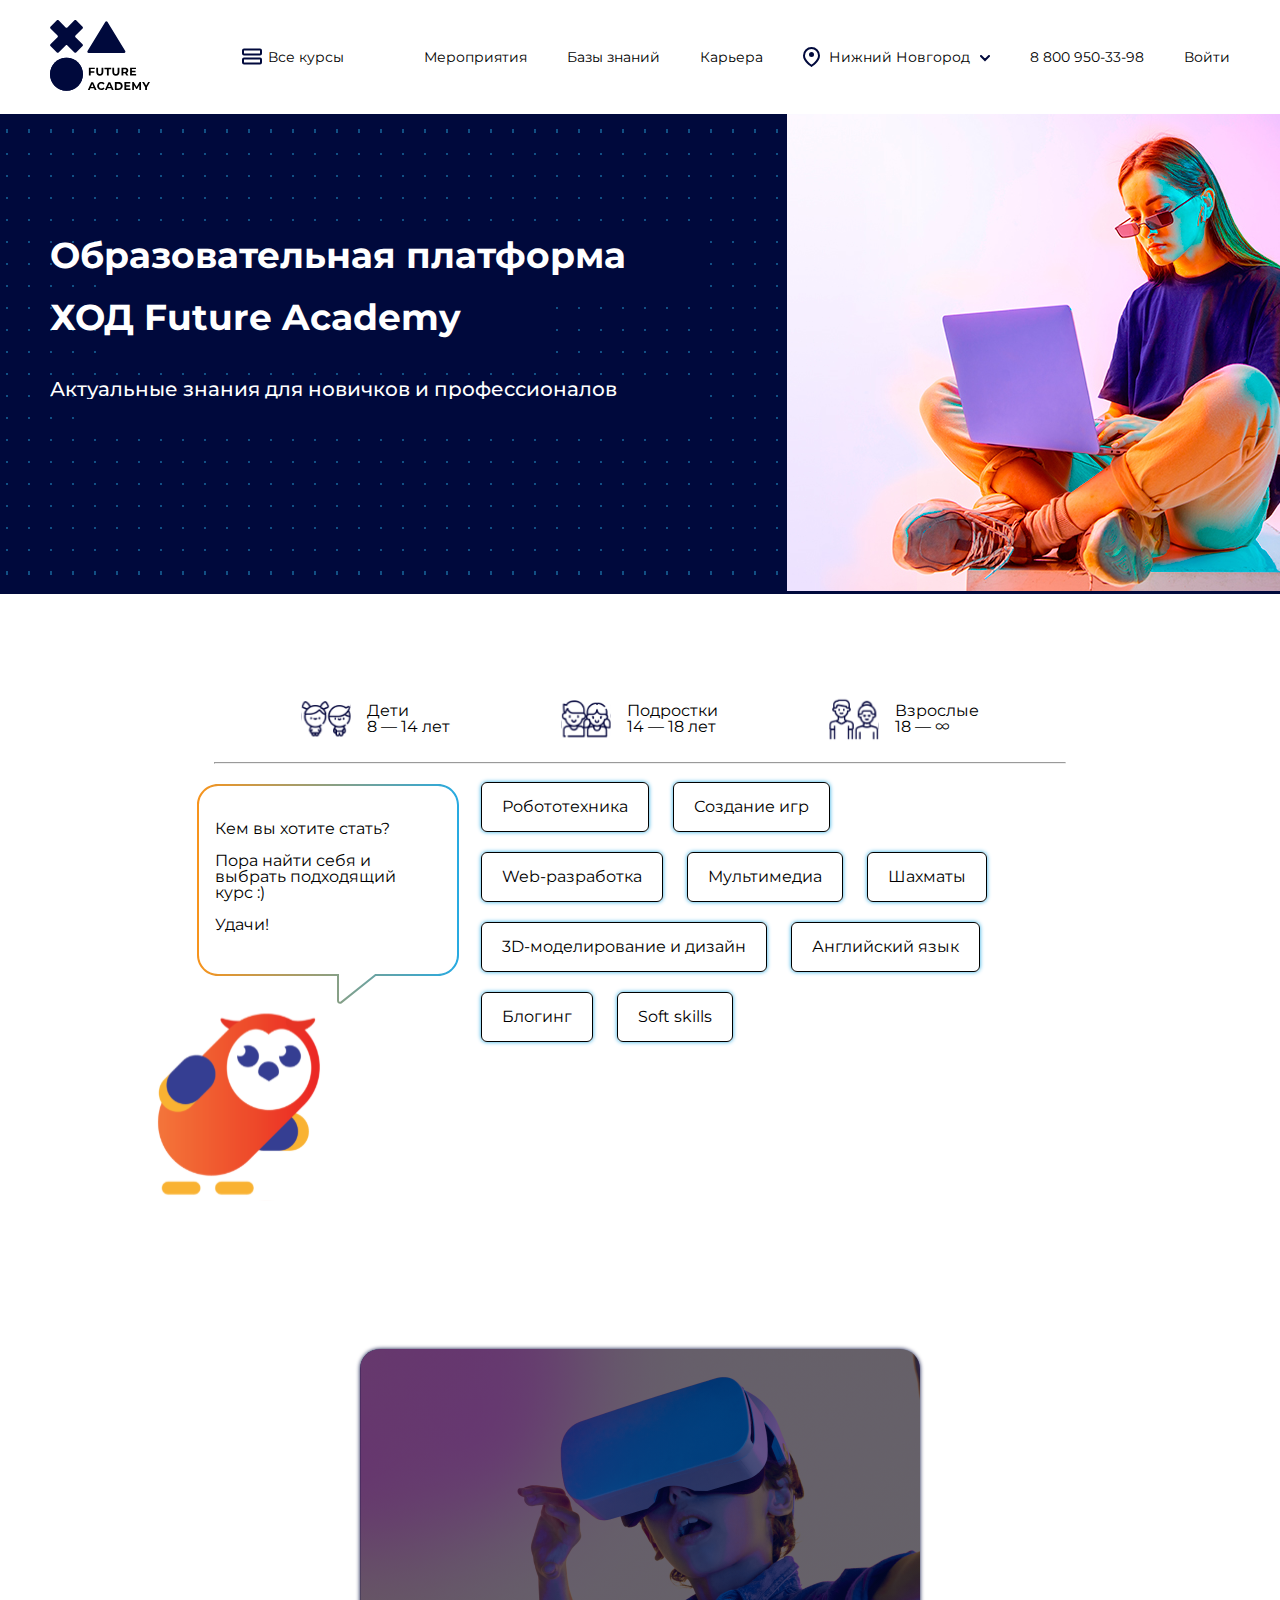
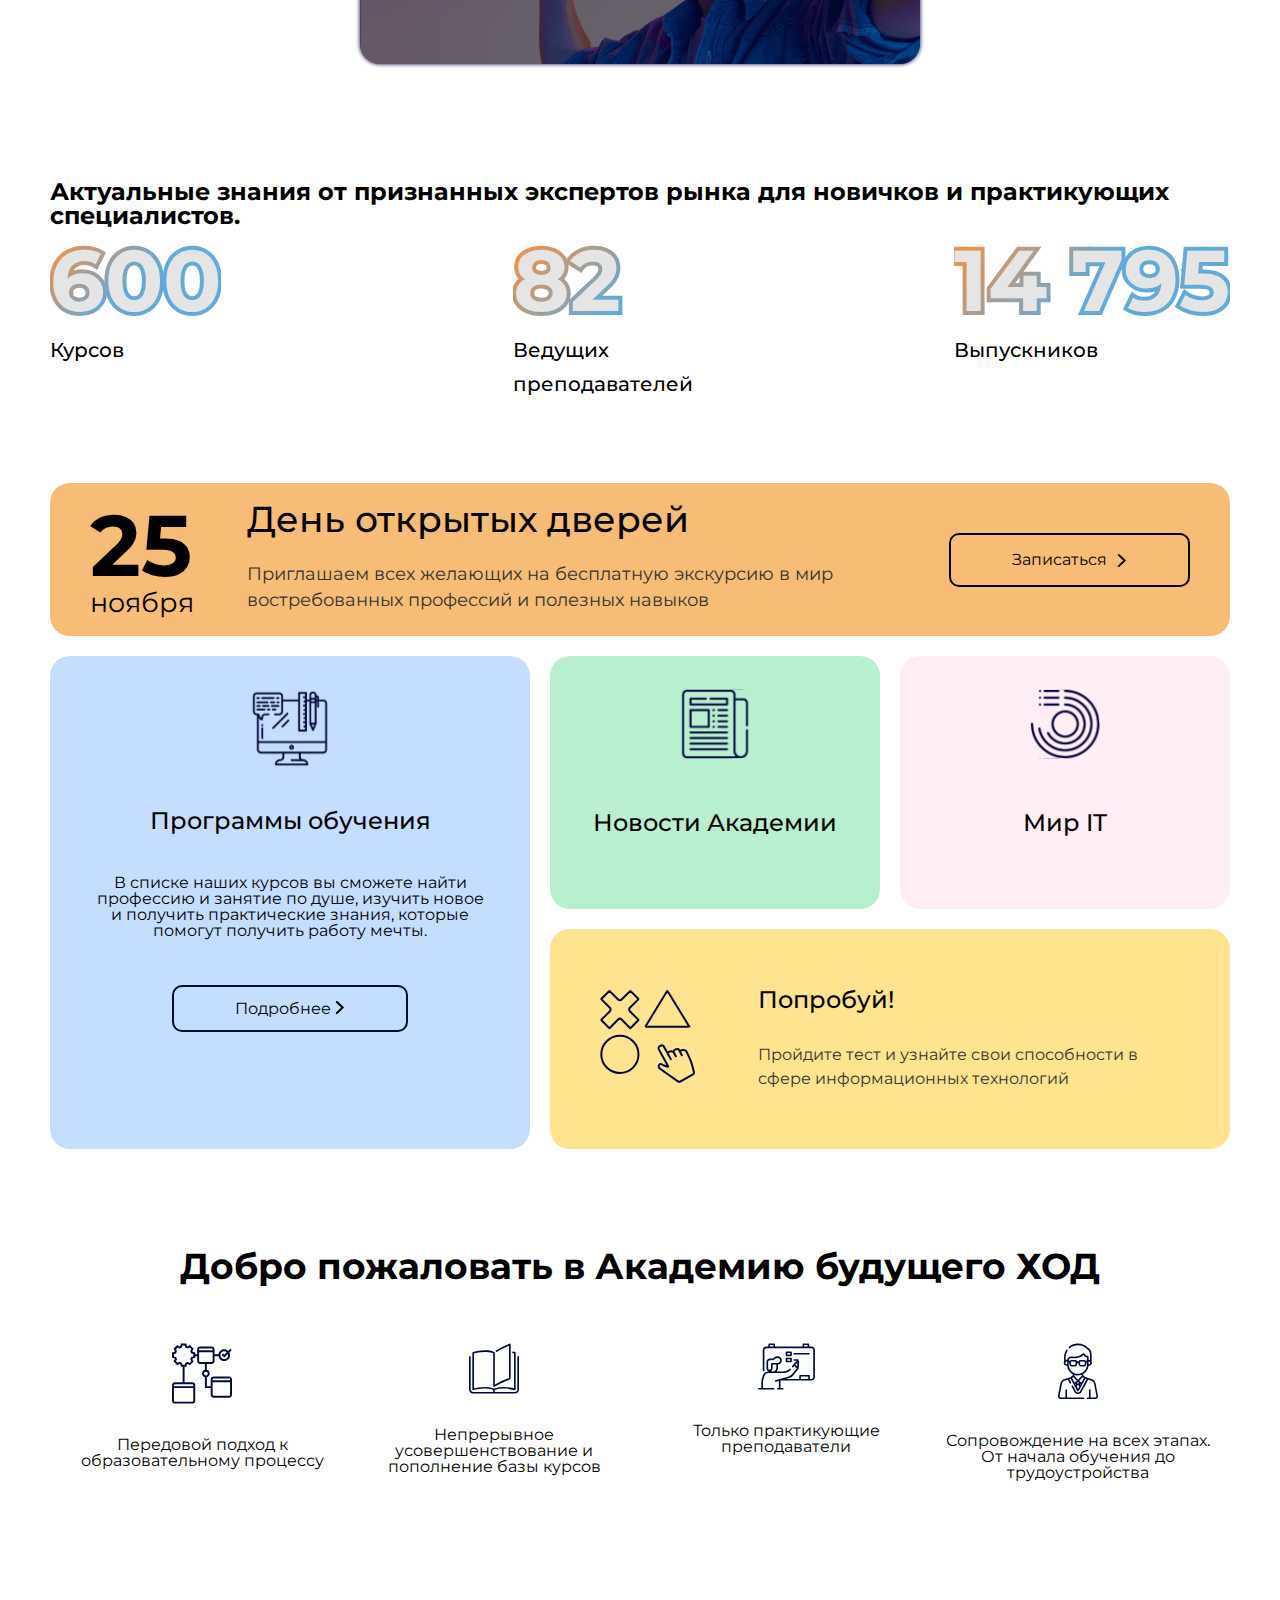
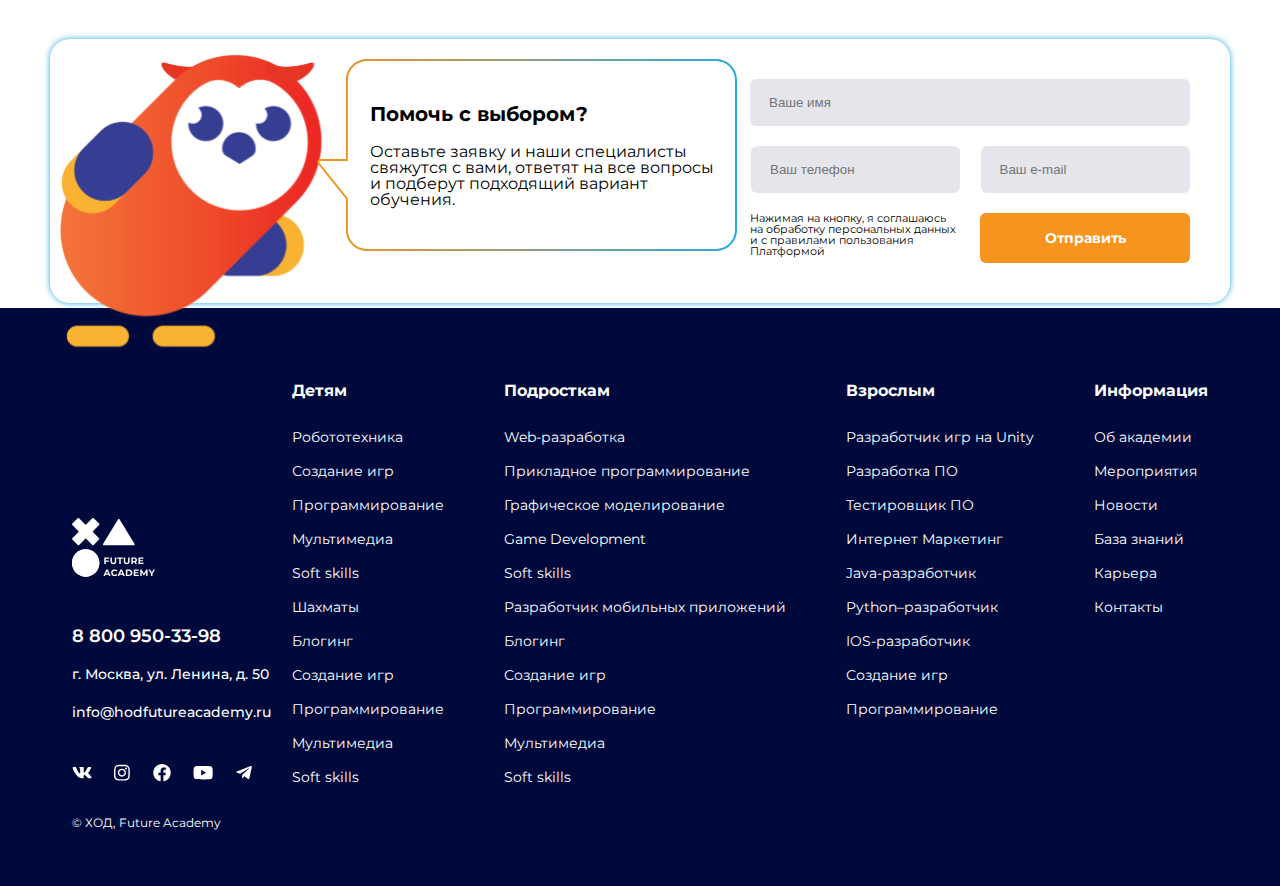
<file: index.html>
<!DOCTYPE html>
<html lang="en">

<head>
	<meta charset="UTF-8">
	<title>Future Academy</title>
	<link rel="stylesheet" href="reset.css">
	<link rel="stylesheet" href="style.css">
	<meta name="viewport" content="width=device-width, initial-scale=1">

</head>

<body>
	<header class="header">

		<!--Логотип-->
		<a href="index.html"><svg width="100" height="71" viewBox="0 0 100 71" fill="none" xmlns="http://www.w3.org/2000/svg" id="logo">
				<path d="M16.4671 70.6464C7.38524 70.6464 0 63.2611 0 54.1793C0 45.0974 7.38524 37.7122 16.4671 37.7122C25.549 37.7122 32.9342 45.0974 32.9342 54.1793C32.9342 63.311 25.549 70.6464 16.4671 70.6464Z" fill="#00093C" />
				<path d="M16.4671 70.6464C7.38524 70.6464 0 63.2611 0 54.1793C0 45.0974 7.38524 37.7122 16.4671 37.7122C25.549 37.7122 32.9342 45.0974 32.9342 54.1793C32.9342 63.311 25.549 70.6464 16.4671 70.6464Z" fill="#00093C" />
				<path d="M55.3895 1.8336L37.5251 31.0253C37.0261 31.8736 37.575 32.9215 38.5232 32.9215H56.3875H74.2518C75.1999 32.9215 75.7488 31.8237 75.2498 31.0253L57.3855 1.8336C56.8865 1.08509 55.8386 1.08509 55.3895 1.8336Z" fill="#00093C" />
				<path d="M32.5847 6.77396L26.1475 0.336827C25.6984 -0.112276 24.9 -0.112276 24.4509 0.336827L17.3651 7.42267C16.916 7.87177 16.1176 7.87177 15.6685 7.42267L8.58263 0.336827C8.13353 -0.112276 7.33513 -0.112276 6.88602 0.336827L0.448888 6.77396C-0.000215138 7.22307 -0.000215138 8.02147 0.448888 8.47058L7.53472 15.5564C7.98382 16.0055 7.98382 16.8039 7.53472 17.253L0.448888 24.3389C-0.000215138 24.788 -0.000215138 25.5864 0.448888 26.0355L6.88602 32.4726C7.33513 32.9217 8.13353 32.9217 8.58263 32.4726L15.6685 25.3868C16.1176 24.9377 16.916 24.9377 17.3651 25.3868L24.4509 32.4726C24.9 32.9217 25.6984 32.9217 26.1475 32.4726L32.5847 26.0355C33.0338 25.5864 33.0338 24.788 32.5847 24.3389L25.4988 17.253C25.0497 16.8039 25.0497 16.0055 25.4988 15.5564L32.5847 8.47058C33.0837 8.02147 33.0837 7.27297 32.5847 6.77396Z" fill="#00093C" />
				<path d="M40.6685 49.0892V51.185H44.3112V52.6321H40.6685V55.4764H38.8721V47.6421H44.7603V49.0892H40.6685Z" fill="black" />
				<path d="M47.2058 54.678C46.607 54.0792 46.2577 53.181 46.2577 52.0333V47.6421H48.0541V51.9335C48.0541 53.3307 48.6529 54.0293 49.8006 54.0293C50.3495 54.0293 50.7986 53.8796 51.098 53.5303C51.3974 53.181 51.5471 52.682 51.5471 51.9335V47.6421H53.3435V52.0333C53.3435 53.181 53.0441 54.0792 52.3954 54.678C51.7966 55.2768 50.8984 55.6261 49.8006 55.6261C48.7028 55.6261 47.8046 55.2768 47.2058 54.678Z" fill="black" />
				<path d="M56.9361 49.1391H54.441V47.6421H61.2275V49.1391H58.7325V55.4764H56.9361V49.1391Z" fill="black" />
				<path d="M63.2733 54.678C62.6745 54.0792 62.3252 53.181 62.3252 52.0333V47.6421H64.1216V51.9335C64.1216 53.3307 64.7204 54.0293 65.8681 54.0293C66.417 54.0293 66.8661 53.8796 67.1655 53.5303C67.4649 53.181 67.6146 52.682 67.6146 51.9335V47.6421H69.411V52.0333C69.411 53.181 69.1116 54.0792 68.4629 54.678C67.8641 55.2768 66.9659 55.6261 65.8681 55.6261C64.7703 55.6261 63.922 55.2768 63.2733 54.678Z" fill="black" />
				<path d="M76.4971 55.4768L75.0001 53.2812H74.9003H73.3035V55.4768H71.5071V47.6924H74.9003C75.5989 47.6924 76.1977 47.7922 76.6967 48.0417C77.1957 48.2912 77.5949 48.5906 77.8943 49.0397C78.1438 49.4389 78.2935 49.9878 78.2935 50.5367C78.2935 51.1355 78.1438 51.6345 77.8943 52.0337C77.5949 52.4329 77.1957 52.7822 76.6967 52.9818L78.4432 55.4768H76.4971V55.4768ZM76.048 49.4888C75.7486 49.2393 75.3494 49.1395 74.8005 49.1395H73.3035V51.884H74.8005C75.3494 51.884 75.7486 51.7842 76.048 51.5347C76.3474 51.2852 76.4472 50.9858 76.4472 50.5367C76.4971 50.0377 76.3474 49.7383 76.048 49.4888Z" fill="black" />
				<path d="M86.1279 54.0293V55.4764H80.09V47.6421H85.9782V49.0892H81.8864V50.7858H85.4792V52.2329H81.8864V54.0293H86.1279Z" fill="black" />
				<path d="M44.012 68.2512H40.3693L39.6707 69.9478H37.8243L41.3174 62.1633H43.1138L46.6068 69.9478H44.7106L44.012 68.2512ZM43.4631 66.9039L42.2156 63.9098L40.9681 66.9039H43.4631Z" fill="black" />
				<path d="M49.2017 69.5485C48.553 69.1992 48.054 68.7002 47.7047 68.1014C47.3554 67.5026 47.1558 66.804 47.1558 66.0056C47.1558 65.257 47.3554 64.5584 47.7047 63.9097C48.054 63.3109 48.6029 62.8119 49.2017 62.4626C49.8504 62.1133 50.549 61.9636 51.3474 61.9636C52.046 61.9636 52.6448 62.0634 53.1937 62.3129C53.7426 62.5624 54.1917 62.9117 54.5909 63.3608L53.4432 64.4087C52.8943 63.8099 52.2456 63.5105 51.4971 63.5105C50.9981 63.5105 50.5989 63.6103 50.1997 63.8099C49.8005 64.0095 49.5011 64.3089 49.3015 64.7081C49.1019 65.1073 49.0021 65.5065 49.0021 66.0056C49.0021 66.5046 49.1019 66.9038 49.3015 67.303C49.5011 67.7022 49.8005 68.0016 50.1997 68.2012C50.5989 68.4008 50.9981 68.5006 51.4971 68.5006C52.2955 68.5006 52.9442 68.2012 53.4432 67.5525L54.5909 68.6004C54.2416 69.0495 53.7426 69.3988 53.1937 69.6483C52.6448 69.8978 52.046 69.9976 51.3474 69.9976C50.5989 70.0475 49.8504 69.8978 49.2017 69.5485Z" fill="black" />
				<path d="M61.1277 68.2512H57.485L56.7864 69.9478H54.9401L58.4331 62.1633H60.2295L63.7225 69.9478H61.8263L61.1277 68.2512ZM60.5788 66.9039L59.3313 63.9098L58.0838 66.9039H60.5788Z" fill="black" />
				<path d="M64.8704 62.1133H68.4133C69.2616 62.1133 70.0101 62.263 70.6588 62.6123C71.3075 62.9117 71.8065 63.4107 72.1558 63.9596C72.5051 64.5584 72.7047 65.2071 72.7047 66.0055C72.7047 66.8039 72.5051 67.4526 72.1558 68.0514C71.8065 68.6502 71.3075 69.0993 70.6588 69.3987C70.0101 69.6981 69.2616 69.8977 68.4133 69.8977H64.8704V62.1133ZM68.3135 68.4506C69.1119 68.4506 69.7107 68.251 70.1598 67.8019C70.6089 67.3528 70.8584 66.754 70.8584 66.0554C70.8584 65.3069 70.6089 64.7081 70.1598 64.3089C69.7107 63.8598 69.062 63.6602 68.3135 63.6602H66.6668V68.5005H68.3135V68.4506Z" fill="black" />
				<path d="M80.4391 68.5005V69.9476H74.4011V62.1133H80.2894V63.5604H76.1975V65.257H79.8403V66.6542H76.1975V68.5005H80.4391Z" fill="black" />
				<path d="M89.3214 69.9476V65.257L87.026 69.0993H86.2276L83.9322 65.3568V69.9476H82.2356V62.1133H83.7326L86.6268 66.9536L89.521 62.1133H91.0181V69.9476H89.3214Z" fill="black" />
				<path d="M96.9561 67.1532V69.9476H95.1596V67.1532L92.1157 62.1133H94.0618L96.1577 65.6063L98.2036 62.1133H100L96.9561 67.1532Z" fill="black" />
			</svg></a>
		<ul class="navbar">
			<a href="all-courses.html" class="navbar-item " id="navbar-item-courses">
				<svg width="20" height="17" viewBox="0 0 20 17" fill="none" xmlns="http://www.w3.org/2000/svg" id="burger">
					<rect x="1" y="1.51392" width="18" height="4.99717" rx="1" stroke="#00093C" stroke-width="2" />
					<rect x="1" y="10.4858" width="18" height="5" rx="1" stroke="#00093C" stroke-width="2" />
				</svg>
			</a>
			<li class="navbar-item"><a class="navbar-item" href="all-courses.html">Все курсы</a></li>
			<li class="navbar-item"><a href="all-events.html">Мероприятия</a></li>
			<li class="navbar-item"><a href="">Базы знаний</a></li>
			<li class="navbar-item"><a href="">Карьера</a></li>

			<svg width="17" height="20" viewBox="0 0 17 20" fill="none" xmlns="http://www.w3.org/2000/svg" id="pin">
				<path d="M16 8.5C16 11.3282 14.13 13.9545 12.0535 15.9699C11.036 16.9575 10.0146 17.754 9.24613 18.304C8.95504 18.5123 8.70155 18.6843 8.5 18.8171C8.29845 18.6843 8.04496 18.5123 7.75387 18.304C6.98537 17.754 5.96395 16.9575 4.94648 15.9699C2.86999 13.9545 1 11.3282 1 8.5C1 4.35786 4.35786 1 8.5 1C12.6421 1 16 4.35786 16 8.5Z" stroke="#00093C" stroke-width="2" />
				<circle cx="8.5" cy="7.5" r="2.5" fill="#00093C" />
			</svg>

			<a href="">
				<li class="navbar-item" id="city">Нижний Новгород </li>
			</a>

			<a href="#"><svg width="10" height="7" viewBox="0 0 10 7" fill="none" xmlns="http://www.w3.org/2000/svg" id="arrow">
					<path d="M1 1L5 5L9 1" stroke="#00093C" stroke-width="2" stroke-linecap="round" />
				</svg></a>
			<li class="navbar-item"><a href="tel:8 800 950-33-98" id="number">8 800 950-33-98 </a></li>
			<li class="navbar-item join"><a href="registration.html">Войти</a></li>
			<nav class="burger-menu">
				<a href="#">
					<div class="burger-btn">
						<span class="burger-span"></span>
					</div>
				</a>
				<nav class="burger-menu-nav">
<a href="all-courses.html" class="burger-menu-link">Все курсы</a>
<a href="all-events.html" class="burger-menu-link">Мероприятия</a>
<a href="#" class="burger-menu-link">Базы знаний</a>
<a href="#" class="burger-menu-link">Карьера</a>

<a href="registration.html" class="burger-menu-link">Войти</a>
				</nav>
			</nav>
		</ul>

	</header>


	<main class="main">


		<div class="main-container">

			<div class="bg">
				<h1 class="title title-item1">Образовательная платформа</h1>
				<h1 class="title title-item2">ХОД Future Academy</h1>
				<span class="title-description">Актуальные знания для новичков и профессионалов <br></span>
			</div>


			<!--Огромное кол-во svg, лучше свернуть-->

		</div>

	</main>



	<div class="main-filters">
		<div class="filters">
			<div class="filters-item">
				<!--Дети-->
				<img src="img/children.svg" alt="" class="svg-sort">

				<div>
					<a href="">
						<span class="filters-title">Дети <br></span>
						<span class="filters-text">8 — 14 лет</span>
					</a>
				</div>
			</div>
			<!--Подростки-->
			<div class="filters-item">
				<img src="img/teen.svg" alt="" class="svg-sort">
				<div>
					<a href="">
						<span class="filters-title">Подростки <br></span>
						<span class="filters-text">14 — 18 лет</span>
					</a>
				</div>
			</div>
			<!--Взрослые-->
			<div class="filters-item">
				<img src="img/family.svg" alt="" class="svg-sort">
				<div>
					<a href="">
						<span class="filters-title">Взрослые<br></span>
						<span class="filters-text">18 — ∞ </span>
					</a>
				</div>
			</div>
		</div>
		<hr class="hr-undersort">
		<nav class="subjects">
			<div class="svg-owl">
				<div class="owl1">


					<img src="img/owl.svg" alt="" class="owl">
					<img src="img/Text-cloud.svg" class="owl-cloud" alt="">
					<div class="owl-text">
						Кем вы хотите стать? <br> <br>

						Пора найти себя
						и выбрать подходящий курс :) <br> <br>
						Удачи!
					</div>
				</div>
			</div>
			<ul class="subjects-list">
				<a href="chess.html">
					<li class="subjects-item">Робототехника</li>
				</a>
				<a href="chess.html">
					<li class="subjects-item">Создание игр</li>
				</a>
				<a href="chess.html">
					<li class="subjects-item">Web-разработка</li>
				</a>
				<a href="chess.html">
					<li class="subjects-item">Мультимедиа</li>
				</a>
				<a href="chess.html">
					<li class="subjects-item">Шахматы</li>
				</a>
				<a href="chess.html">
					<li class="subjects-item">3D-моделирование и дизайн</li>
				</a>
				<a href="chess.html">
					<li class="subjects-item">Английский язык</li>
				</a>
				<a href="chess.html">
					<li class="subjects-item">Блогинг</li>
				</a>
				<a href="chess.html">
					<li class="subjects-item">Soft skills</li>
				</a>
			</ul>

		</nav>

	</div>
	<div class="video-container">

		<iframe width="560" height="315" src="https://www.youtube.com/embed/wfMvlFZ99RM" control poster="img/video-pic.svg" title="YouTube video player" preload="none" class="video"></iframe>
	</div>
	<div class="statistics">
		<p class="statistics-item">Актуальные знания от признанных экспертов рынка
			для новичков и практикующих специалистов.</p>
	</div>
	<div class="statistic-item">
		<div class="count-courses">
			<div class="statistic-title">600</div>
			<div class="statistic-text">Курсов</div>
		</div>
		<div class="count-teachers">
			<div class="statistic-title">82</div>
			<div class="statistic-text">Ведущих преподавателей</div>
		</div>
		<div class="count-graduates">
			<div class="statistic-title">14 795</div>
			<div class="statistic-text">Выпускников</div>
		</div>
	</div>
	<div class="main-info">
		<div class="date">
			<div class="number">25</div>
			<div class="number-date">ноября</div>
		</div>
		<div class="date-description">
			<div class="description-title" id="description-title">День открытых дверей </div>
			<div class="description-text">Приглашаем всех желающих на бесплатную экскурсию
				в мир востребованных профессий и полезных навыков</div>
		</div>
		<div class="">
			<a href="" class="register"><span class="register-text">Записаться</span> <img src="img/arrow-right.svg" alt=""></a>
		</div>
	</div>
	<div class="blocks">
		<div class="program-courses">
			<img src="img/monitor.svg" alt="" class="monitor">
			<div class="program-title">Программы обучения</div>
			<div class="program-text">В списке наших курсов вы сможете найти профессию и занятие по душе, изучить новое и получить практические знания, которые помогут получить работу мечты.</div>
			<div class="program-button">
				<a href="all-courses.html" class="program-link">
					<span>Подробнее</span>
					<img src="img/arrow-right.svg" alt="">
				</a>
			</div>
		</div>
		<div class="together">
			<div class="top-blocks">
				<a href="#">
					<div class="news1">
						<img src="img/newspaper.svg" alt="">
						<div>Новости Академии</div>
					</div>
				</a>
				<a href="#">
					<div class="world">
						<img src="img/diagram.svg" alt="">
						<div>Мир IT</div>

					</div>
				</a>
			</div>
			<a href="#" class="try-link">
				<div class="bottom">
					<img src="img/logo-hand.svg" alt="">
					<div class="bottom-block">
						<div class="bottom-title">Попробуй!</div>
						<div class="bottom-text">Пройдите тест и узнайте свои способности
							в сфере информационных технологий</div>
					</div>
				</div>
			</a>
		</div>
	</div>

	<!-- Допилить!!! <div class="feedbacks"></div>-->
	<div class="greetings">Добро пожаловать в Академию будущего ХОД</div>
	<div class="characteristics">
		<div class="characteristics-item">
			<img src="img/char1.svg" alt="">
			<div class="char-text">Передовой подход
				к образовательному процессу</div>
		</div>
		<div class="characteristics-item">
			<img src="img/char2.svg" alt="">
			<div class="char-text">Непрерывное усовершенствование
				и пополнение базы курсов</div>

		</div>
		<div class="characteristics-item">
			<img src="img/char3.svg" alt="">
			<div class="char-text">Только практикующие преподаватели</div>
		</div>
		<div class="characteristics-item">
			<img src="img/char4.svg" alt="">
			<div class="char-text">Сопровождение на всех этапах. От начала обучения до трудоустройства</div>
		</div>
	</div>


	<div class="position">

		<form action="№" method="get" class="form">
			<div class="user-name">
				<input tabindex="1" placeholder="Ваше имя" type="text" name="username" class="username">
			</div>
			<div class="user-info">
				<div class="phone-block">
					<input type="text" tabindex="2" placeholder="Ваш телефон" class="user-phone">
					<p>Нажимая на кнопку, я соглашаюсь
						на обработку персональных данных
						и с правилами пользования Платформой</p>
				</div>
				<div class="mail-block">
					<input type="text" placeholder="Ваш e-mail" tabindex="3" class="user-mail">
					<div><button class="send-btn">Отправить</button></div>
				</div>
			</div>
		</form>
		<div class="owl-svg">
			<img src="img/big-owl.svg" alt="" class="big-owl">
			<img src="img/big-cloud.svg" alt="" class="big-cloud">
			<div class="cloud-question">
				<h2>Помочь с выбором?
				</h2>
				<p>
					Оставьте заявку и наши специалисты свяжутся с вами, ответят на все вопросы
					и подберут подходящий вариант обучения.</p>
			</div>
		</div>
	</div>
	<footer class="footer">
		<div class="footer-container">
			<div class="requisites">
				<a href="index.html">
					<img src="img/white-logo.svg" alt="" class="white-logo"></a>
				<div class="phone-number"><a href="tel:8 800 950-33-98">8 800 950-33-98 </a></div>
				<div class="addres">г. Москва, ул. Ленина, д. 50</div>
				<div class="company-mail"><a href="mailto:info@hodfutureacademy.ru">info@hodfutureacademy.ru</a></div>
				<div class="icons">
					<a href=""> <img src="icons/vk.svg" alt=""></a>
					<a href=""><img src="icons/inst.svg" alt=""></a>
					<a href=""><img src="icons/facebook.svg" alt=""></a>
					<a href=""><img src="icons/youtube.svg" alt=""></a>
					<a href=""><img src="icons/telegram.svg" alt=""></a>
				</div>
				<div class="copyrights">© ХОД, Future Academy</div>
			</div>
			<div class="footer-list">
				<ul class="footer-title footer-title1">
					<h3 class="footer-item-title">Детям</h3>
					<a href="">
						<li class="footer-item">Робототехника</li>
					</a>
					<a href="" class="footer-link">
						<li class="footer-item">Создание игр</li>
					</a>
					<a href="">
						<li class="footer-item">Программирование</li>
					</a>
					<a href="">
						<li class="footer-item">Мультимедиа</li>
					</a>
					<a href="">
						<li class="footer-item">Soft skills</li>
					</a>
					<a href="">
						<li class="footer-item">Шахматы</li>
					</a>
					<a href="">
						<li class="footer-item">Блогинг</li>
					</a>
					<a href="">
						<li class="footer-item">Создание игр</li>
					</a>
					<a href="">
						<li class="footer-item">Программирование</li>
					</a>
					<a href="">
						<li class="footer-item">Мультимедиа</li>
					</a>
					<a href="">
						<li class="footer-item">Soft skills</li>
					</a>
				</ul>
				<ul class="footer-title footer-title1">
					<h3 class="footer-item-title">Подросткам</h3>
					<a href="#">
						<li class="footer-item">Web-разработка</li>
					</a>
					<a href="#">
						<li class="footer-item">Прикладное программирование</li>
					</a>
					<a href="#">
						<li class="footer-item">Графическое моделирование</li>
					</a>
					<a href="#">
						<li class="footer-item">Game Development</li>
					</a>
					<a href="#">
						<li class="footer-item">Soft skills</li>
					</a>
					<a href="#">
						<li class="footer-item">Разработчик мобильных приложений</li>
					</a>
					<a href="#">
						<li class="footer-item">Блогинг</li>
					</a>
					<a href="#">
						<li class="footer-item">Создание игр</li>
					</a>
					<a href="#">
						<li class="footer-item">Программирование</li>
					</a>
					<a href="#">
						<li class="footer-item">Мультимедиа</li>
					</a>
					<a href="#">
						<li class="footer-item">Soft skills</li>
					</a>
				</ul>
				<ul class="footer-title footer-title1">
					<h3 class="footer-item-title">Взрослым</h3>
					<a href="#">
						<li class="footer-item">Разработчик игр на Unity</li>
					</a>
					<a href="#">
						<li class="footer-item">Разработка ПО</li>
					</a>
					<a href="#">
						<li class="footer-item">Тестировщик ПО</li>
					</a>
					<a href="#">
						<li class="footer-item">Интернет Маркетинг</li>
					</a>
					<a href="#">
						<li class="footer-item">Java-разработчик</li>
					</a>
					<a href="#">
						<li class="footer-item">Python–разработчик</li>
					</a>
					<a href="#">
						<li class="footer-item">IOS-разработчик</li>
					</a>
					<a href="#">
						<li class="footer-item">Создание игр</li>
					</a>
					<a href="#">
						<li class="footer-item">Программирование</li>
					</a>
				</ul>
				<ul class="footer-title">
					<h3 class="footer-item-title">Информация</h3>
					<a href="#">
						<li class="footer-item">Об академии</li>
					</a>
					<a href="#">
						<li class="footer-item">Мероприятия</li>
					</a>
					<a href="#">
						<li class="footer-item">Новости</li>
					</a>
					<a href="#">
						<li class="footer-item">База знаний</li>
					</a>
					<a href="#">
						<li class="footer-item">Карьера</li>
					</a>
					<a href="#">
						<li class="footer-item">Контакты</li>
					</a>
				</ul>
			</div>
		</div>
	</footer>
	<script src="script.js"></script>
</body></html>
</file>
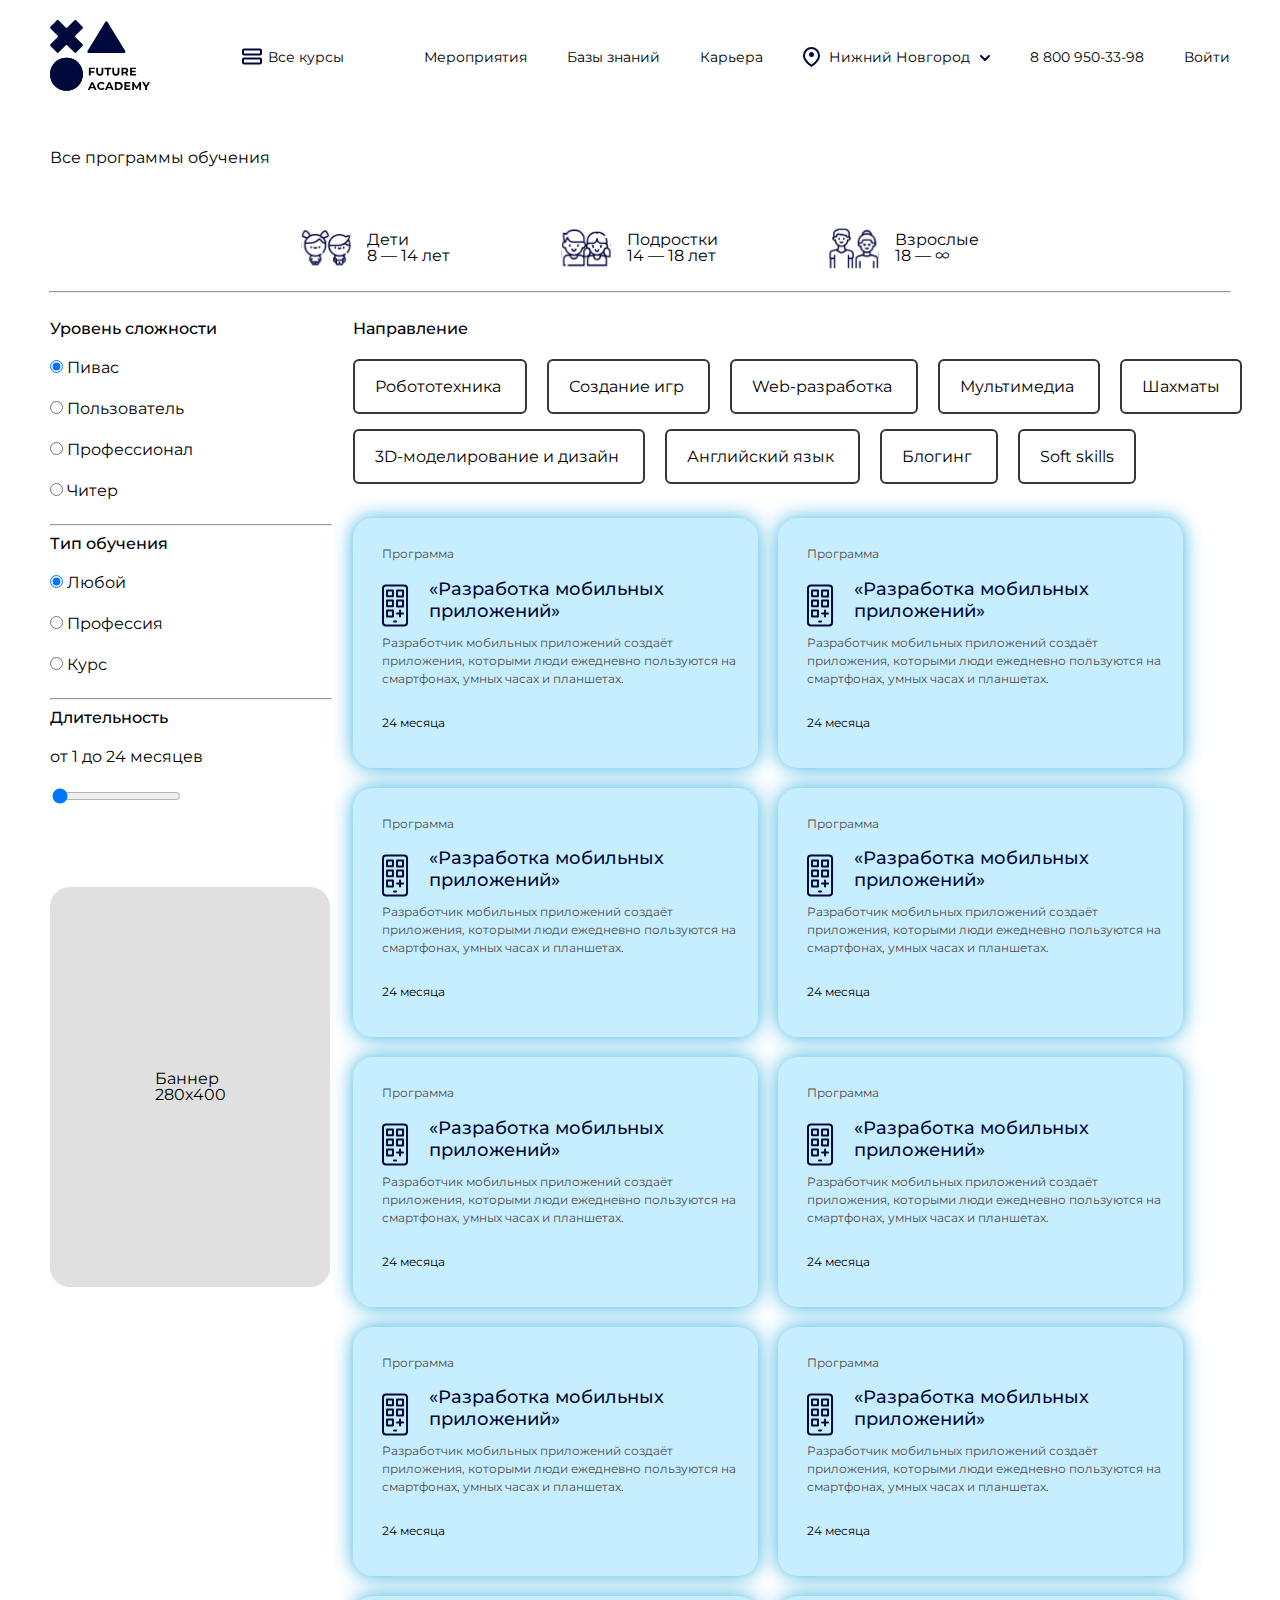
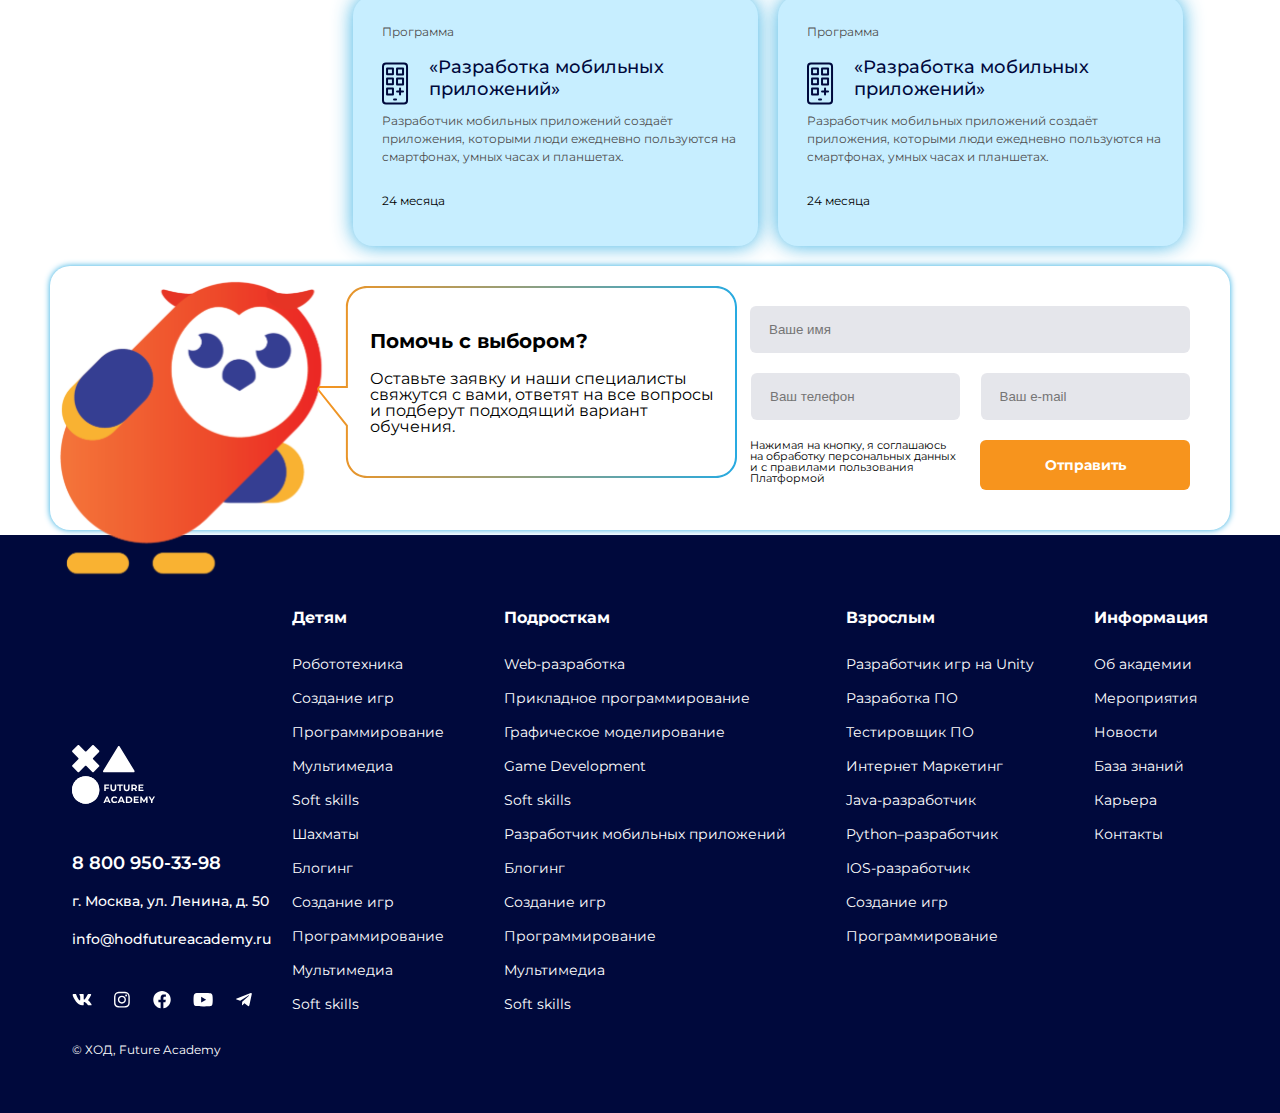
<file: all-courses.html>
<!DOCTYPE html>
<html lang="en">

<head>
    <meta charset="UTF-8">
    <title>Все курсы</title>
    <link rel="stylesheet" href="reset.css">
    <link rel="stylesheet" href="style.css">
    <meta name="viewport" content="width=device-width, initial-scale=1">
</head>

<body>
   
    
    <header class="header">

		<!--Логотип-->
		<a href="index.html"><svg width="100" height="71" viewBox="0 0 100 71" fill="none" xmlns="http://www.w3.org/2000/svg" id="logo">
				<path d="M16.4671 70.6464C7.38524 70.6464 0 63.2611 0 54.1793C0 45.0974 7.38524 37.7122 16.4671 37.7122C25.549 37.7122 32.9342 45.0974 32.9342 54.1793C32.9342 63.311 25.549 70.6464 16.4671 70.6464Z" fill="#00093C" />
				<path d="M16.4671 70.6464C7.38524 70.6464 0 63.2611 0 54.1793C0 45.0974 7.38524 37.7122 16.4671 37.7122C25.549 37.7122 32.9342 45.0974 32.9342 54.1793C32.9342 63.311 25.549 70.6464 16.4671 70.6464Z" fill="#00093C" />
				<path d="M55.3895 1.8336L37.5251 31.0253C37.0261 31.8736 37.575 32.9215 38.5232 32.9215H56.3875H74.2518C75.1999 32.9215 75.7488 31.8237 75.2498 31.0253L57.3855 1.8336C56.8865 1.08509 55.8386 1.08509 55.3895 1.8336Z" fill="#00093C" />
				<path d="M32.5847 6.77396L26.1475 0.336827C25.6984 -0.112276 24.9 -0.112276 24.4509 0.336827L17.3651 7.42267C16.916 7.87177 16.1176 7.87177 15.6685 7.42267L8.58263 0.336827C8.13353 -0.112276 7.33513 -0.112276 6.88602 0.336827L0.448888 6.77396C-0.000215138 7.22307 -0.000215138 8.02147 0.448888 8.47058L7.53472 15.5564C7.98382 16.0055 7.98382 16.8039 7.53472 17.253L0.448888 24.3389C-0.000215138 24.788 -0.000215138 25.5864 0.448888 26.0355L6.88602 32.4726C7.33513 32.9217 8.13353 32.9217 8.58263 32.4726L15.6685 25.3868C16.1176 24.9377 16.916 24.9377 17.3651 25.3868L24.4509 32.4726C24.9 32.9217 25.6984 32.9217 26.1475 32.4726L32.5847 26.0355C33.0338 25.5864 33.0338 24.788 32.5847 24.3389L25.4988 17.253C25.0497 16.8039 25.0497 16.0055 25.4988 15.5564L32.5847 8.47058C33.0837 8.02147 33.0837 7.27297 32.5847 6.77396Z" fill="#00093C" />
				<path d="M40.6685 49.0892V51.185H44.3112V52.6321H40.6685V55.4764H38.8721V47.6421H44.7603V49.0892H40.6685Z" fill="black" />
				<path d="M47.2058 54.678C46.607 54.0792 46.2577 53.181 46.2577 52.0333V47.6421H48.0541V51.9335C48.0541 53.3307 48.6529 54.0293 49.8006 54.0293C50.3495 54.0293 50.7986 53.8796 51.098 53.5303C51.3974 53.181 51.5471 52.682 51.5471 51.9335V47.6421H53.3435V52.0333C53.3435 53.181 53.0441 54.0792 52.3954 54.678C51.7966 55.2768 50.8984 55.6261 49.8006 55.6261C48.7028 55.6261 47.8046 55.2768 47.2058 54.678Z" fill="black" />
				<path d="M56.9361 49.1391H54.441V47.6421H61.2275V49.1391H58.7325V55.4764H56.9361V49.1391Z" fill="black" />
				<path d="M63.2733 54.678C62.6745 54.0792 62.3252 53.181 62.3252 52.0333V47.6421H64.1216V51.9335C64.1216 53.3307 64.7204 54.0293 65.8681 54.0293C66.417 54.0293 66.8661 53.8796 67.1655 53.5303C67.4649 53.181 67.6146 52.682 67.6146 51.9335V47.6421H69.411V52.0333C69.411 53.181 69.1116 54.0792 68.4629 54.678C67.8641 55.2768 66.9659 55.6261 65.8681 55.6261C64.7703 55.6261 63.922 55.2768 63.2733 54.678Z" fill="black" />
				<path d="M76.4971 55.4768L75.0001 53.2812H74.9003H73.3035V55.4768H71.5071V47.6924H74.9003C75.5989 47.6924 76.1977 47.7922 76.6967 48.0417C77.1957 48.2912 77.5949 48.5906 77.8943 49.0397C78.1438 49.4389 78.2935 49.9878 78.2935 50.5367C78.2935 51.1355 78.1438 51.6345 77.8943 52.0337C77.5949 52.4329 77.1957 52.7822 76.6967 52.9818L78.4432 55.4768H76.4971V55.4768ZM76.048 49.4888C75.7486 49.2393 75.3494 49.1395 74.8005 49.1395H73.3035V51.884H74.8005C75.3494 51.884 75.7486 51.7842 76.048 51.5347C76.3474 51.2852 76.4472 50.9858 76.4472 50.5367C76.4971 50.0377 76.3474 49.7383 76.048 49.4888Z" fill="black" />
				<path d="M86.1279 54.0293V55.4764H80.09V47.6421H85.9782V49.0892H81.8864V50.7858H85.4792V52.2329H81.8864V54.0293H86.1279Z" fill="black" />
				<path d="M44.012 68.2512H40.3693L39.6707 69.9478H37.8243L41.3174 62.1633H43.1138L46.6068 69.9478H44.7106L44.012 68.2512ZM43.4631 66.9039L42.2156 63.9098L40.9681 66.9039H43.4631Z" fill="black" />
				<path d="M49.2017 69.5485C48.553 69.1992 48.054 68.7002 47.7047 68.1014C47.3554 67.5026 47.1558 66.804 47.1558 66.0056C47.1558 65.257 47.3554 64.5584 47.7047 63.9097C48.054 63.3109 48.6029 62.8119 49.2017 62.4626C49.8504 62.1133 50.549 61.9636 51.3474 61.9636C52.046 61.9636 52.6448 62.0634 53.1937 62.3129C53.7426 62.5624 54.1917 62.9117 54.5909 63.3608L53.4432 64.4087C52.8943 63.8099 52.2456 63.5105 51.4971 63.5105C50.9981 63.5105 50.5989 63.6103 50.1997 63.8099C49.8005 64.0095 49.5011 64.3089 49.3015 64.7081C49.1019 65.1073 49.0021 65.5065 49.0021 66.0056C49.0021 66.5046 49.1019 66.9038 49.3015 67.303C49.5011 67.7022 49.8005 68.0016 50.1997 68.2012C50.5989 68.4008 50.9981 68.5006 51.4971 68.5006C52.2955 68.5006 52.9442 68.2012 53.4432 67.5525L54.5909 68.6004C54.2416 69.0495 53.7426 69.3988 53.1937 69.6483C52.6448 69.8978 52.046 69.9976 51.3474 69.9976C50.5989 70.0475 49.8504 69.8978 49.2017 69.5485Z" fill="black" />
				<path d="M61.1277 68.2512H57.485L56.7864 69.9478H54.9401L58.4331 62.1633H60.2295L63.7225 69.9478H61.8263L61.1277 68.2512ZM60.5788 66.9039L59.3313 63.9098L58.0838 66.9039H60.5788Z" fill="black" />
				<path d="M64.8704 62.1133H68.4133C69.2616 62.1133 70.0101 62.263 70.6588 62.6123C71.3075 62.9117 71.8065 63.4107 72.1558 63.9596C72.5051 64.5584 72.7047 65.2071 72.7047 66.0055C72.7047 66.8039 72.5051 67.4526 72.1558 68.0514C71.8065 68.6502 71.3075 69.0993 70.6588 69.3987C70.0101 69.6981 69.2616 69.8977 68.4133 69.8977H64.8704V62.1133ZM68.3135 68.4506C69.1119 68.4506 69.7107 68.251 70.1598 67.8019C70.6089 67.3528 70.8584 66.754 70.8584 66.0554C70.8584 65.3069 70.6089 64.7081 70.1598 64.3089C69.7107 63.8598 69.062 63.6602 68.3135 63.6602H66.6668V68.5005H68.3135V68.4506Z" fill="black" />
				<path d="M80.4391 68.5005V69.9476H74.4011V62.1133H80.2894V63.5604H76.1975V65.257H79.8403V66.6542H76.1975V68.5005H80.4391Z" fill="black" />
				<path d="M89.3214 69.9476V65.257L87.026 69.0993H86.2276L83.9322 65.3568V69.9476H82.2356V62.1133H83.7326L86.6268 66.9536L89.521 62.1133H91.0181V69.9476H89.3214Z" fill="black" />
				<path d="M96.9561 67.1532V69.9476H95.1596V67.1532L92.1157 62.1133H94.0618L96.1577 65.6063L98.2036 62.1133H100L96.9561 67.1532Z" fill="black" />
			</svg></a>
		<ul class="navbar">
			<a href="all-courses.html" class="navbar-item " id="navbar-item-courses">
				<svg width="20" height="17" viewBox="0 0 20 17" fill="none" xmlns="http://www.w3.org/2000/svg" id="burger">
					<rect x="1" y="1.51392" width="18" height="4.99717" rx="1" stroke="#00093C" stroke-width="2" />
					<rect x="1" y="10.4858" width="18" height="5" rx="1" stroke="#00093C" stroke-width="2" />
				</svg>
			</a>
			<li class="navbar-item"><a class="navbar-item" href="all-courses.html">Все курсы</a></li>
			<li class="navbar-item"><a href="all-events.html">Мероприятия</a></li>
			<li class="navbar-item"><a href="">Базы знаний</a></li>
			<li class="navbar-item"><a href="career.html">Карьера</a></li>

			<svg width="17" height="20" viewBox="0 0 17 20" fill="none" xmlns="http://www.w3.org/2000/svg" id="pin">
				<path d="M16 8.5C16 11.3282 14.13 13.9545 12.0535 15.9699C11.036 16.9575 10.0146 17.754 9.24613 18.304C8.95504 18.5123 8.70155 18.6843 8.5 18.8171C8.29845 18.6843 8.04496 18.5123 7.75387 18.304C6.98537 17.754 5.96395 16.9575 4.94648 15.9699C2.86999 13.9545 1 11.3282 1 8.5C1 4.35786 4.35786 1 8.5 1C12.6421 1 16 4.35786 16 8.5Z" stroke="#00093C" stroke-width="2" />
				<circle cx="8.5" cy="7.5" r="2.5" fill="#00093C" />
			</svg>

			<a href="">
				<li class="navbar-item" id="city">Нижний Новгород </li>
			</a>

			<a href="#"><svg width="10" height="7" viewBox="0 0 10 7" fill="none" xmlns="http://www.w3.org/2000/svg" id="arrow">
					<path d="M1 1L5 5L9 1" stroke="#00093C" stroke-width="2" stroke-linecap="round" />
				</svg></a>
			<li class="navbar-item"><a href="tel:8 800 950-33-98" id="number">8 800 950-33-98 </a></li>
			<li class="navbar-item join"><a href="registration.html">Войти</a></li>
			<nav class="burger-menu">
				<a href="#">
					<div class="burger-btn">
						<span class="burger-span"></span>
					</div>
				</a>
				<nav class="burger-menu-nav">
<a href="all-courses.html" class="burger-menu-link">Все курсы</a>
<a href="all-events.html" class="burger-menu-link">Мероприятия</a>
<a href="#" class="burger-menu-link">Базы знаний</a>
<a href="career.html" class="burger-menu-link">Карьера</a>

<a href="registration.html" class="burger-menu-link">Войти</a>
				</nav>
			</nav>
		</ul>

	</header>	

    <h1 class="all-courses-title">Все программы обучения</h1>
    <div class="filters">
        <div class="filters-item">
            <!--Дети-->
            <img src="img/children.svg" alt="" class="svg-sort">

            <div>
                <a href="">
                    <span class="filters-title">Дети <br></span>
                    <span class="filters-text">8 — 14 лет</span>
                </a>
            </div>
        </div>
        <!--Подростки-->
        <div class="filters-item">
            <img src="img/teen.svg" alt="" class="svg-sort">
            <div>
                <a href="">
                    <span class="filters-title">Подростки <br></span>
                    <span class="filters-text">14 — 18 лет</span>
                </a>
            </div>
        </div>
        <!--Взрослые-->
        <div class="filters-item">
            <img src="img/family.svg" alt="" class="svg-sort">
            <div>
                <a href="">
                    <span class="filters-title">Взрослые<br></span>
                    <span class="filters-text">18 — ∞ </span>
                </a>
            </div>
        </div>
    </div>
    <hr class="all-courses-hr">
    <!--Фильтры слева-->
    <div class="all-program">

        <div class="radio-filters">
            <h2 class="level">Уровень сложности</h2>
            <div class="radio-block">
                <input type="radio" class="radio-button" name="level" value="newbee" checked>
                <label for="newbee">Пивас</label>
            </div>
            <div class="radio-block">
                <input type="radio" class="radio-button" name="level" value="user">
                <label for="user">Пользователь</label>
            </div>
            <div class="radio-block">
                <input type="radio" class="radio-button" name="level" value="professional">
                <label for="professional">Профессионал</label>
            </div>
            <div class="radio-block" id="">
                <input type="radio" class="radio-button" name="level" value="cheater">
                <label for="cheater">Читер</label>
            </div>
            <hr class="radio-hr">
            <h2 class="level">Тип обучения</h2>
            <div class="radio-block">
                <input type="radio" class="radio-button" name="education-type" value="any" checked>
                <label for="any">Любой</label>
            </div>
            <div class="radio-block">
                <input type="radio" class="radio-button" name="education-type" value="proffession">
                <label for="proffession">Профессия</label>
            </div>
            <div class="radio-block">
                <input type="radio" class="radio-button" name="education-type" value="course">
                <label for="course">Курс</label>
            </div>
            <hr class="radio-hr">
            <h2 class="level">Длительность</h2>
            <span class="radio-time">от 1 до 24 месяцев</span>
            <div class="slidecontainer">
                <input type="range" min="1" max="24" value="1" class="slider" id="myRange">
            </div>
            <div class="adv">
                Баннер <br> 280x400
            </div>

        </div>
        <!--Правый блок с кнопками и названиями программ-->
        <div class="main-part">
            <h2 class="branch">Направление</h2>
            <ul class="branch-nav">
                <a href="">
                    <li class="branch-nav-item">Робототехника</li>
                </a>
                <a href="">
                    <li class="branch-nav-item">Создание игр</li>
                </a>
                <a href="">
                    <li class="branch-nav-item">Web-разработка</li>
                </a>
                <a href="">
                    <li class="branch-nav-item">Мультимедиа</li>
                </a>
                <a href="chess.html">
                    <li class="branch-nav-item">Шахматы</li>
                </a>
                <a href="">
                    <li class="branch-nav-item">3D-моделирование и дизайн</li>
                </a>
                <a href="">
                    <li class="branch-nav-item">Английский язык</li>
                </a>
                <a href="">
                    <li class="branch-nav-item">Блогинг</li>
                </a>
                <a href="">
                    <li class="branch-nav-item">Soft skills</li>
                </a>
            </ul>
            <div class="main-cards">
                <a href="#" class="cards-link">
                    <div class="cards-item">
                        <span class="card-item-span">Программа</span>
                        <div class="card-item-title">
                            <img src="../img/phone-program.svg" alt="" class="phone-program">
                            <h2>«Разработка мобильных приложений»</h2>
                        </div>
                        <p>Разработчик мобильных приложений создаёт приложения, которыми люди ежедневно пользуются
                            на смартфонах, умных часах и планшетах. </p>
                        <span class="duration">24 месяца</span>
                    </div>
                </a>
                <a href="#" class="cards-link" id="wrap">
                    <div class="cards-item">
                        <span class="card-item-span">Программа</span>
                        <div class="card-item-title">
                            <img src="../img/phone-program.svg" alt="" class="phone-program">
                            <h2>«Разработка мобильных приложений»</h2>
                        </div>
                        <p>Разработчик мобильных приложений создаёт приложения, которыми люди ежедневно пользуются
                            на смартфонах, умных часах и планшетах. </p>
                        <span class="duration">24 месяца</span>
                    </div>
                </a>
                <a href="#" class="cards-link">
                    <div class="cards-item">
                        <span class="card-item-span">Программа</span>
                        <div class="card-item-title">
                            <img src="../img/phone-program.svg" alt="" class="phone-program">
                            <h2>«Разработка мобильных приложений»</h2>
                        </div>
                        <p>Разработчик мобильных приложений создаёт приложения, которыми люди ежедневно пользуются
                            на смартфонах, умных часах и планшетах. </p>
                        <span class="duration">24 месяца</span>
                    </div>
                </a>
                <a href="#" class="cards-link">
                    <div class="cards-item">
                        <span class="card-item-span">Программа</span>
                        <div class="card-item-title">
                            <img src="../img/phone-program.svg" alt="" class="phone-program">
                            <h2>«Разработка мобильных приложений»</h2>
                        </div>
                        <p>Разработчик мобильных приложений создаёт приложения, которыми люди ежедневно пользуются
                            на смартфонах, умных часах и планшетах. </p>
                        <span class="duration">24 месяца</span>
                    </div>
                </a>
                                <a href="#" class="cards-link">
                    <div class="cards-item">
                        <span class="card-item-span">Программа</span>
                        <div class="card-item-title">
                            <img src="../img/phone-program.svg" alt="" class="phone-program">
                            <h2>«Разработка мобильных приложений»</h2>
                        </div>
                        <p>Разработчик мобильных приложений создаёт приложения, которыми люди ежедневно пользуются
                            на смартфонах, умных часах и планшетах. </p>
                        <span class="duration">24 месяца</span>
                    </div>
                </a>
                                <a href="#" class="cards-link">
                    <div class="cards-item">
                        <span class="card-item-span">Программа</span>
                        <div class="card-item-title">
                            <img src="../img/phone-program.svg" alt="" class="phone-program">
                            <h2>«Разработка мобильных приложений»</h2>
                        </div>
                        <p>Разработчик мобильных приложений создаёт приложения, которыми люди ежедневно пользуются
                            на смартфонах, умных часах и планшетах. </p>
                        <span class="duration">24 месяца</span>
                    </div>
                </a>
                                <a href="#" class="cards-link">
                    <div class="cards-item">
                        <span class="card-item-span">Программа</span>
                        <div class="card-item-title">
                            <img src="../img/phone-program.svg" alt="" class="phone-program">
                            <h2>«Разработка мобильных приложений»</h2>
                        </div>
                        <p>Разработчик мобильных приложений создаёт приложения, которыми люди ежедневно пользуются
                            на смартфонах, умных часах и планшетах. </p>
                        <span class="duration">24 месяца</span>
                    </div>
                </a>
                                <a href="#" class="cards-link">
                    <div class="cards-item">
                        <span class="card-item-span">Программа</span>
                        <div class="card-item-title">
                            <img src="../img/phone-program.svg" alt="" class="phone-program">
                            <h2>«Разработка мобильных приложений»</h2>
                        </div>
                        <p>Разработчик мобильных приложений создаёт приложения, которыми люди ежедневно пользуются
                            на смартфонах, умных часах и планшетах. </p>
                        <span class="duration">24 месяца</span>
                    </div>
                </a>
                                <a href="#" class="cards-link">
                    <div class="cards-item">
                        <span class="card-item-span">Программа</span>
                        <div class="card-item-title">
                            <img src="../img/phone-program.svg" alt="" class="phone-program">
                            <h2>«Разработка мобильных приложений»</h2>
                        </div>
                        <p>Разработчик мобильных приложений создаёт приложения, которыми люди ежедневно пользуются
                            на смартфонах, умных часах и планшетах. </p>
                        <span class="duration">24 месяца</span>
                    </div>
                </a>
                                <a href="#" class="cards-link">
                    <div class="cards-item">
                        <span class="card-item-span">Программа</span>
                        <div class="card-item-title">
                            <img src="../img/phone-program.svg" alt="" class="phone-program">
                            <h2>«Разработка мобильных приложений»</h2>
                        </div>
                        <p>Разработчик мобильных приложений создаёт приложения, которыми люди ежедневно пользуются
                            на смартфонах, умных часах и планшетах. </p>
                        <span class="duration">24 месяца</span>
                    </div>
                </a>
                
            </div>
        </div>
    </div>
    
    
<div class="position">

<form action="№" method="get" class="form">
    <div class="user-name">
        <input tabindex="1" placeholder="Ваше имя" type="text" name="username" class="username">
    </div>
    <div class="user-info">
        <div class="phone-block" >
            <input type="text" tabindex="2" placeholder="Ваш телефон" class="user-phone">
            <p>Нажимая на кнопку, я соглашаюсь 
на обработку персональных данных 
и с правилами пользования Платформой</p>
        </div>
        <div class="mail-block">
            <input type="text" placeholder="Ваш e-mail" tabindex="3" class="user-mail">
            <div class="send"><button class="send-btn">Отправить</button></div>
        </div>
    </div>
</form>
<div class="owl-svg">
<img src="img/big-owl.svg" alt="" class="big-owl">
<img src="img/big-cloud.svg" alt="" class="big-cloud">
<div class="cloud-question">
<h2>Помочь с выбором?
</h2>
<p>
Оставьте заявку и наши специалисты свяжутся с вами, ответят на все вопросы 
и подберут подходящий вариант обучения.</p>
</div>
</div>
</div>
 <footer class="footer">
        <div class="footer-container">
            <div class="requisites">
               <a href="index.html">
                <img src="img/white-logo.svg" alt="" class="white-logo"></a>
                <div class="phone-number"><a href="tel:8 800 950-33-98">8 800 950-33-98 </a></div>
                <div class="addres">г. Москва, ул. Ленина, д. 50</div>
                <div class="company-mail"><a href="mailto:info@hodfutureacademy.ru">info@hodfutureacademy.ru</a></div>
                <div class="icons">
                    <a href=""> <img src="icons/vk.svg" alt=""></a>
                    <a href=""><img src="icons/inst.svg" alt=""></a>
                    <a href=""><img src="icons/facebook.svg" alt=""></a>
                    <a href=""><img src="icons/youtube.svg" alt=""></a>
                    <a href=""><img src="icons/telegram.svg" alt=""></a>
                </div>
                <div class="copyrights">© ХОД, Future Academy</div>
            </div>
            <div class="footer-list">
                <ul class="footer-title footer-title1">
                    <h3 class="footer-item-title">Детям</h3>
                    <a href="">
                        <li class="footer-item">Робототехника</li>
                    </a>
                    <a href="" class="footer-link">
                        <li class="footer-item">Создание игр</li>
                    </a>
                    <a href="">
                        <li class="footer-item">Программирование</li>
                    </a>
                    <a href="">
                        <li class="footer-item">Мультимедиа</li>
                    </a>
                    <a href="">
                        <li class="footer-item">Soft skills</li>
                    </a>
                    <a href="">
                        <li class="footer-item">Шахматы</li>
                    </a>
                    <a href="">
                        <li class="footer-item">Блогинг</li>
                    </a>
                    <a href="">
                        <li class="footer-item">Создание игр</li>
                    </a>
                    <a href="">
                        <li class="footer-item">Программирование</li>
                    </a>
                    <a href="">
                        <li class="footer-item">Мультимедиа</li>
                    </a>
                    <a href="">
                        <li class="footer-item">Soft skills</li>
                    </a>
                </ul>
                <ul class="footer-title footer-title1">
                    <h3 class="footer-item-title">Подросткам</h3>
                    <a href="#"><li class="footer-item">Web-разработка</li></a>
                    <a href="#"><li class="footer-item">Прикладное программирование</li></a>
                    <a href="#"><li class="footer-item">Графическое моделирование</li></a>
                    <a href="#"><li class="footer-item">Game Development</li></a>
                    <a href="#"><li class="footer-item">Soft skills</li></a>
                    <a href="#"><li class="footer-item">Разработчик мобильных приложений</li></a>
                    <a href="#"><li class="footer-item">Блогинг</li></a>
                    <a href="#"><li class="footer-item">Создание игр</li></a>
                    <a href="#"><li class="footer-item">Программирование</li></a>
                    <a href="#"><li class="footer-item">Мультимедиа</li></a>
                    <a href="#"><li class="footer-item">Soft skills</li></a>
                </ul>
                <ul class="footer-title footer-title1">
                    <h3 class="footer-item-title">Взрослым</h3>
                    <a href="#"><li class="footer-item">Разработчик игр на Unity</li></a>
                    <a href="#"><li class="footer-item">Разработка ПО</li></a>
                    <a href="#"><li class="footer-item">Тестировщик ПО</li></a>
                    <a href="#"><li class="footer-item">Интернет Маркетинг</li></a>
                    <a href="#"><li class="footer-item">Java-разработчик</li></a>
                    <a href="#"><li class="footer-item">Python–разработчик</li></a>
                    <a href="#"><li class="footer-item">IOS-разработчик</li></a>
                   <a href="#"> <li class="footer-item">Создание игр</li></a>
                    <a href="#"><li class="footer-item">Программирование</li></a>
                </ul>
                <ul class="footer-title">
                    <h3 class="footer-item-title">Информация</h3>
                    <a href="#"><li class="footer-item">Об академии</li></a>
                    <a href="#"><li class="footer-item">Мероприятия</li></a>
                        <a href="#"><li class="footer-item">Новости</li></a>
                    <a href="#"><li class="footer-item">База знаний</li></a>
                    <a href="#"><li class="footer-item">Карьера</li></a>
                    <a href="#"><li class="footer-item">Контакты</li></a>
                </ul>
            </div>
        </div>
    </footer>
    <script src="script.js"></script>
</body>

</html>
</file>
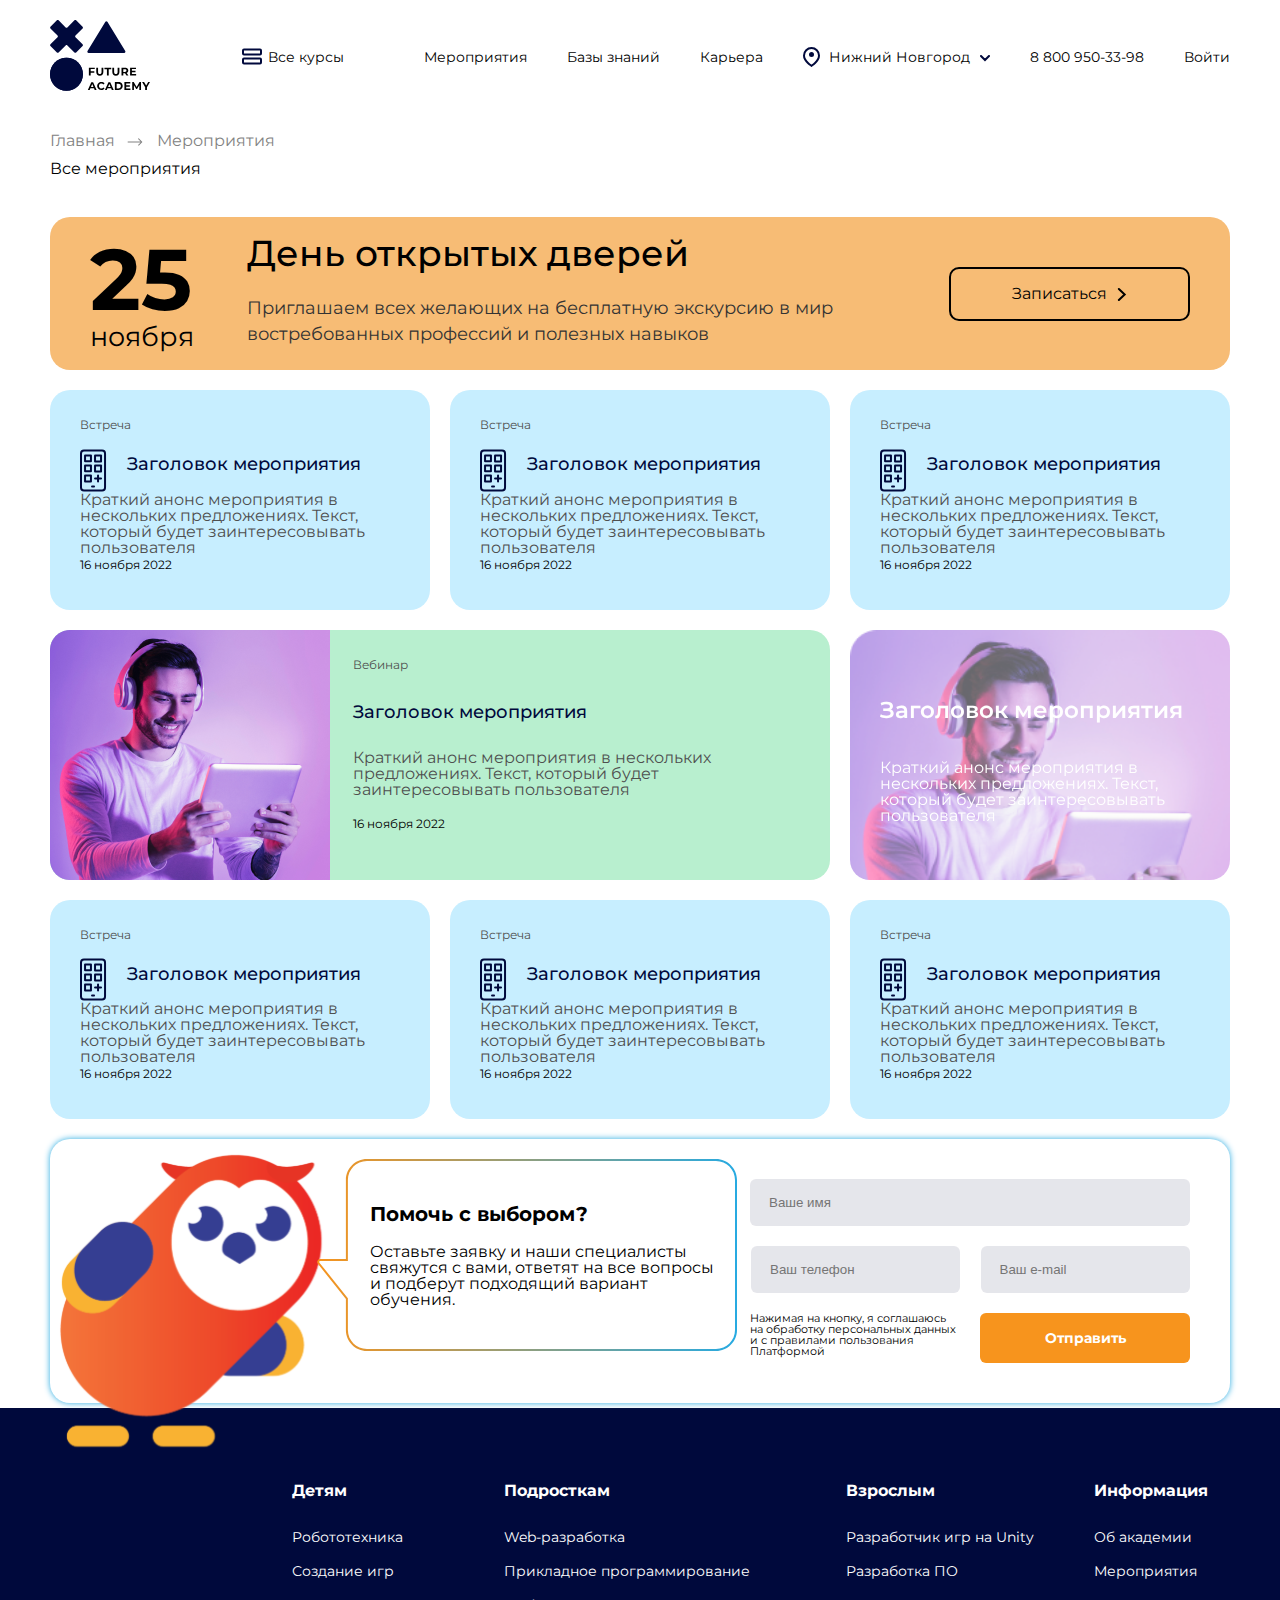
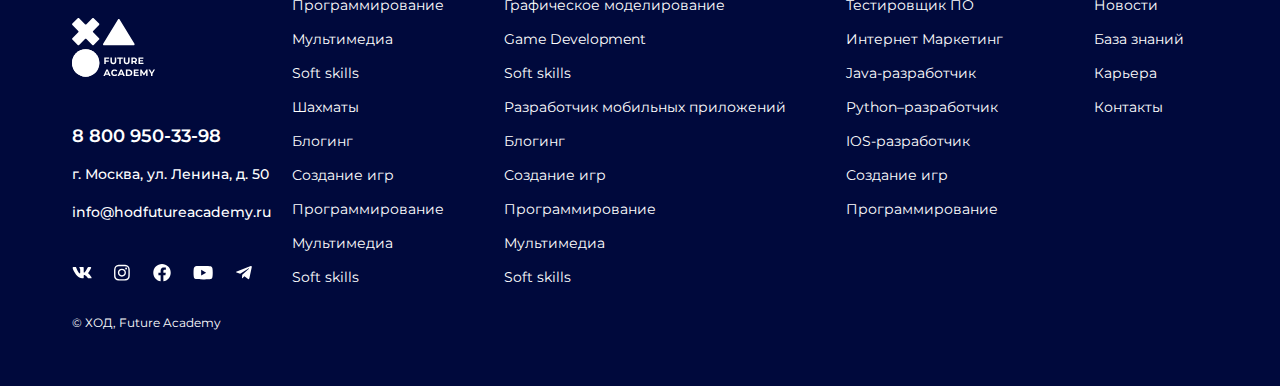
<file: all-events.html>
<!DOCTYPE html>
<html lang="en">
<head>
    <meta charset="UTF-8">
    <title>Мероприятия</title>
    <link rel="stylesheet" href="reset.css">
	<link rel="stylesheet" href="style.css">
	<meta name="viewport" content="width=device-width, initial-scale=1">

</head>

<body>
    <header class="header">

		<!--Логотип-->
		<a href="index.html"><svg width="100" height="71" viewBox="0 0 100 71" fill="none" xmlns="http://www.w3.org/2000/svg" id="logo">
				<path d="M16.4671 70.6464C7.38524 70.6464 0 63.2611 0 54.1793C0 45.0974 7.38524 37.7122 16.4671 37.7122C25.549 37.7122 32.9342 45.0974 32.9342 54.1793C32.9342 63.311 25.549 70.6464 16.4671 70.6464Z" fill="#00093C" />
				<path d="M16.4671 70.6464C7.38524 70.6464 0 63.2611 0 54.1793C0 45.0974 7.38524 37.7122 16.4671 37.7122C25.549 37.7122 32.9342 45.0974 32.9342 54.1793C32.9342 63.311 25.549 70.6464 16.4671 70.6464Z" fill="#00093C" />
				<path d="M55.3895 1.8336L37.5251 31.0253C37.0261 31.8736 37.575 32.9215 38.5232 32.9215H56.3875H74.2518C75.1999 32.9215 75.7488 31.8237 75.2498 31.0253L57.3855 1.8336C56.8865 1.08509 55.8386 1.08509 55.3895 1.8336Z" fill="#00093C" />
				<path d="M32.5847 6.77396L26.1475 0.336827C25.6984 -0.112276 24.9 -0.112276 24.4509 0.336827L17.3651 7.42267C16.916 7.87177 16.1176 7.87177 15.6685 7.42267L8.58263 0.336827C8.13353 -0.112276 7.33513 -0.112276 6.88602 0.336827L0.448888 6.77396C-0.000215138 7.22307 -0.000215138 8.02147 0.448888 8.47058L7.53472 15.5564C7.98382 16.0055 7.98382 16.8039 7.53472 17.253L0.448888 24.3389C-0.000215138 24.788 -0.000215138 25.5864 0.448888 26.0355L6.88602 32.4726C7.33513 32.9217 8.13353 32.9217 8.58263 32.4726L15.6685 25.3868C16.1176 24.9377 16.916 24.9377 17.3651 25.3868L24.4509 32.4726C24.9 32.9217 25.6984 32.9217 26.1475 32.4726L32.5847 26.0355C33.0338 25.5864 33.0338 24.788 32.5847 24.3389L25.4988 17.253C25.0497 16.8039 25.0497 16.0055 25.4988 15.5564L32.5847 8.47058C33.0837 8.02147 33.0837 7.27297 32.5847 6.77396Z" fill="#00093C" />
				<path d="M40.6685 49.0892V51.185H44.3112V52.6321H40.6685V55.4764H38.8721V47.6421H44.7603V49.0892H40.6685Z" fill="black" />
				<path d="M47.2058 54.678C46.607 54.0792 46.2577 53.181 46.2577 52.0333V47.6421H48.0541V51.9335C48.0541 53.3307 48.6529 54.0293 49.8006 54.0293C50.3495 54.0293 50.7986 53.8796 51.098 53.5303C51.3974 53.181 51.5471 52.682 51.5471 51.9335V47.6421H53.3435V52.0333C53.3435 53.181 53.0441 54.0792 52.3954 54.678C51.7966 55.2768 50.8984 55.6261 49.8006 55.6261C48.7028 55.6261 47.8046 55.2768 47.2058 54.678Z" fill="black" />
				<path d="M56.9361 49.1391H54.441V47.6421H61.2275V49.1391H58.7325V55.4764H56.9361V49.1391Z" fill="black" />
				<path d="M63.2733 54.678C62.6745 54.0792 62.3252 53.181 62.3252 52.0333V47.6421H64.1216V51.9335C64.1216 53.3307 64.7204 54.0293 65.8681 54.0293C66.417 54.0293 66.8661 53.8796 67.1655 53.5303C67.4649 53.181 67.6146 52.682 67.6146 51.9335V47.6421H69.411V52.0333C69.411 53.181 69.1116 54.0792 68.4629 54.678C67.8641 55.2768 66.9659 55.6261 65.8681 55.6261C64.7703 55.6261 63.922 55.2768 63.2733 54.678Z" fill="black" />
				<path d="M76.4971 55.4768L75.0001 53.2812H74.9003H73.3035V55.4768H71.5071V47.6924H74.9003C75.5989 47.6924 76.1977 47.7922 76.6967 48.0417C77.1957 48.2912 77.5949 48.5906 77.8943 49.0397C78.1438 49.4389 78.2935 49.9878 78.2935 50.5367C78.2935 51.1355 78.1438 51.6345 77.8943 52.0337C77.5949 52.4329 77.1957 52.7822 76.6967 52.9818L78.4432 55.4768H76.4971V55.4768ZM76.048 49.4888C75.7486 49.2393 75.3494 49.1395 74.8005 49.1395H73.3035V51.884H74.8005C75.3494 51.884 75.7486 51.7842 76.048 51.5347C76.3474 51.2852 76.4472 50.9858 76.4472 50.5367C76.4971 50.0377 76.3474 49.7383 76.048 49.4888Z" fill="black" />
				<path d="M86.1279 54.0293V55.4764H80.09V47.6421H85.9782V49.0892H81.8864V50.7858H85.4792V52.2329H81.8864V54.0293H86.1279Z" fill="black" />
				<path d="M44.012 68.2512H40.3693L39.6707 69.9478H37.8243L41.3174 62.1633H43.1138L46.6068 69.9478H44.7106L44.012 68.2512ZM43.4631 66.9039L42.2156 63.9098L40.9681 66.9039H43.4631Z" fill="black" />
				<path d="M49.2017 69.5485C48.553 69.1992 48.054 68.7002 47.7047 68.1014C47.3554 67.5026 47.1558 66.804 47.1558 66.0056C47.1558 65.257 47.3554 64.5584 47.7047 63.9097C48.054 63.3109 48.6029 62.8119 49.2017 62.4626C49.8504 62.1133 50.549 61.9636 51.3474 61.9636C52.046 61.9636 52.6448 62.0634 53.1937 62.3129C53.7426 62.5624 54.1917 62.9117 54.5909 63.3608L53.4432 64.4087C52.8943 63.8099 52.2456 63.5105 51.4971 63.5105C50.9981 63.5105 50.5989 63.6103 50.1997 63.8099C49.8005 64.0095 49.5011 64.3089 49.3015 64.7081C49.1019 65.1073 49.0021 65.5065 49.0021 66.0056C49.0021 66.5046 49.1019 66.9038 49.3015 67.303C49.5011 67.7022 49.8005 68.0016 50.1997 68.2012C50.5989 68.4008 50.9981 68.5006 51.4971 68.5006C52.2955 68.5006 52.9442 68.2012 53.4432 67.5525L54.5909 68.6004C54.2416 69.0495 53.7426 69.3988 53.1937 69.6483C52.6448 69.8978 52.046 69.9976 51.3474 69.9976C50.5989 70.0475 49.8504 69.8978 49.2017 69.5485Z" fill="black" />
				<path d="M61.1277 68.2512H57.485L56.7864 69.9478H54.9401L58.4331 62.1633H60.2295L63.7225 69.9478H61.8263L61.1277 68.2512ZM60.5788 66.9039L59.3313 63.9098L58.0838 66.9039H60.5788Z" fill="black" />
				<path d="M64.8704 62.1133H68.4133C69.2616 62.1133 70.0101 62.263 70.6588 62.6123C71.3075 62.9117 71.8065 63.4107 72.1558 63.9596C72.5051 64.5584 72.7047 65.2071 72.7047 66.0055C72.7047 66.8039 72.5051 67.4526 72.1558 68.0514C71.8065 68.6502 71.3075 69.0993 70.6588 69.3987C70.0101 69.6981 69.2616 69.8977 68.4133 69.8977H64.8704V62.1133ZM68.3135 68.4506C69.1119 68.4506 69.7107 68.251 70.1598 67.8019C70.6089 67.3528 70.8584 66.754 70.8584 66.0554C70.8584 65.3069 70.6089 64.7081 70.1598 64.3089C69.7107 63.8598 69.062 63.6602 68.3135 63.6602H66.6668V68.5005H68.3135V68.4506Z" fill="black" />
				<path d="M80.4391 68.5005V69.9476H74.4011V62.1133H80.2894V63.5604H76.1975V65.257H79.8403V66.6542H76.1975V68.5005H80.4391Z" fill="black" />
				<path d="M89.3214 69.9476V65.257L87.026 69.0993H86.2276L83.9322 65.3568V69.9476H82.2356V62.1133H83.7326L86.6268 66.9536L89.521 62.1133H91.0181V69.9476H89.3214Z" fill="black" />
				<path d="M96.9561 67.1532V69.9476H95.1596V67.1532L92.1157 62.1133H94.0618L96.1577 65.6063L98.2036 62.1133H100L96.9561 67.1532Z" fill="black" />
			</svg></a>
		<ul class="navbar">
			<a href="all-courses.html" class="navbar-item " id="navbar-item-courses">
				<svg width="20" height="17" viewBox="0 0 20 17" fill="none" xmlns="http://www.w3.org/2000/svg" id="burger">
					<rect x="1" y="1.51392" width="18" height="4.99717" rx="1" stroke="#00093C" stroke-width="2" />
					<rect x="1" y="10.4858" width="18" height="5" rx="1" stroke="#00093C" stroke-width="2" />
				</svg>
			</a>
			<li class="navbar-item"><a class="navbar-item" href="all-courses.html">Все курсы</a></li>
			<li class="navbar-item"><a href="all-events.html">Мероприятия</a></li>
			<li class="navbar-item"><a href="">Базы знаний</a></li>
			<li class="navbar-item"><a href="career.html">Карьера</a></li>

			<svg width="17" height="20" viewBox="0 0 17 20" fill="none" xmlns="http://www.w3.org/2000/svg" id="pin">
				<path d="M16 8.5C16 11.3282 14.13 13.9545 12.0535 15.9699C11.036 16.9575 10.0146 17.754 9.24613 18.304C8.95504 18.5123 8.70155 18.6843 8.5 18.8171C8.29845 18.6843 8.04496 18.5123 7.75387 18.304C6.98537 17.754 5.96395 16.9575 4.94648 15.9699C2.86999 13.9545 1 11.3282 1 8.5C1 4.35786 4.35786 1 8.5 1C12.6421 1 16 4.35786 16 8.5Z" stroke="#00093C" stroke-width="2" />
				<circle cx="8.5" cy="7.5" r="2.5" fill="#00093C" />
			</svg>

			<a href="">
				<li class="navbar-item" id="city">Нижний Новгород </li>
			</a>

			<a href="#"><svg width="10" height="7" viewBox="0 0 10 7" fill="none" xmlns="http://www.w3.org/2000/svg" id="arrow">
					<path d="M1 1L5 5L9 1" stroke="#00093C" stroke-width="2" stroke-linecap="round" />
				</svg></a>
			<li class="navbar-item"><a href="tel:8 800 950-33-98" id="number">8 800 950-33-98 </a></li>
			<li class="navbar-item join"><a href="registration.html">Войти</a></li>
			<nav class="burger-menu">
				<a href="#">
					<div class="burger-btn">
						<span class="burger-span"></span>
					</div>
				</a>
				<nav class="burger-menu-nav">
<a href="all-courses.html" class="burger-menu-link">Все курсы</a>
<a href="all-events.html" class="burger-menu-link">Мероприятия</a>
<a href="#" class="burger-menu-link">Базы знаний</a>
<a href="career.html" class="burger-menu-link">Карьера</a>
<a href="registration.html" class="burger-menu-link">Войти</a>
				</nav>
			</nav>
		</ul>

	</header>
    <main class="events-main">
        <nav class="events-nav">
            <span class="mini-nav "><a href="index.html">Главная</a></span>
            <img src="icons/arrow-right-events.svg" alt="arrow">
            <span class="mini-nav "><a href="all-events.html">Мероприятия</a></span>
        </nav>
        <h1 class="events-title">Все мероприятия</h1>
        <div class="events-cards">
            <div class="events-main-info">
                <div class="date">
                    <div class="number">25</div>
                    <div class="number-date">ноября</div>
                </div>
                <div class="date-description">
                    <div class="description-title" id="description-title">День открытых дверей </div>
                    <div class="description-text">Приглашаем всех желающих на бесплатную экскурсию
                        в мир востребованных профессий и полезных навыков</div>
                </div>
                <div class="">
                    <a href="" class="register"><span class="register-text">Записаться</span> <img src="img/arrow-right.svg" alt=""></a>
                </div>
            </div>
            <div class="event-cards">
                <a class="event-card" href="#">
                    <span class="card-item-span">Встреча</span>
                    <div class="card-item-title">
                        <img src="../img/phone-program.svg" alt="" class="phone-program">
                        <h2>Заголовок мероприятия</h2>
                    </div>
                    <p>Краткий анонс мероприятия в нескольких предложениях. Текст, который будет заинтересовывать пользователя </p>
                    <span class="duration">16 ноября 2022</span>
                </a>
                <a class="event-card" href="#">
                    <span class="card-item-span">Встреча</span>
                    <div class="card-item-title">
                        <img src="../img/phone-program.svg" alt="" class="phone-program">
                        <h2>Заголовок мероприятия</h2>
                    </div>
                    <p>Краткий анонс мероприятия в нескольких предложениях. Текст, который будет заинтересовывать пользователя </p>
                    <span class="duration">16 ноября 2022</span>
                </a>
                <a class="event-card" href="#">
                    <span class="card-item-span">Встреча</span>
                    <div class="card-item-title">
                        <img src="../img/phone-program.svg" alt="" class="phone-program">
                        <h2>Заголовок мероприятия</h2>
                    </div>
                    <p>Краткий анонс мероприятия в нескольких предложениях. Текст, который будет заинтересовывать пользователя </p>
                    <span class="duration">16 ноября 2022</span>
                </a>
            </div>
            <div class="event-cards">
                <a href="#" class="event-card event-card-long">
                    <img src="img/event-guy.png" alt="">
                    <article class="long-card">
                        <span class="card-item-span">Вебинар</span>
                        <h2>Заголовок мероприятия</h2>
                        <p>Краткий анонс мероприятия в нескольких предложениях. Текст, который будет заинтересовывать пользователя </p>
                        <span class="duration">16 ноября 2022</span>

                    </article>
                </a>
                <a class="event-card event-card-guy" href="#">

                    <div class="card-item-title">

                        <h2>Заголовок мероприятия</h2>
                    </div>
                    <p>Краткий анонс мероприятия в нескольких предложениях. Текст, который будет заинтересовывать пользователя </p>

                </a>
            </div>
            <div class="event-cards">
                <a class="event-card" href="#">
                    <span class="card-item-span">Встреча</span>
                    <div class="card-item-title">
                        <img src="../img/phone-program.svg" alt="" class="phone-program">
                        <h2>Заголовок мероприятия</h2>
                    </div>
                    <p>Краткий анонс мероприятия в нескольких предложениях. Текст, который будет заинтересовывать пользователя </p>
                    <span class="duration">16 ноября 2022</span>
                </a>
            
                <a class="event-card" href="#">
                    <span class="card-item-span">Встреча</span>
                    <div class="card-item-title">
                        <img src="../img/phone-program.svg" alt="" class="phone-program">
                        <h2>Заголовок мероприятия</h2>
                    </div>
                    <p>Краткий анонс мероприятия в нескольких предложениях. Текст, который будет заинтересовывать пользователя </p>
                    <span class="duration">16 ноября 2022</span>
                </a>
                
                <a class="event-card" href="#">
                    <span class="card-item-span">Встреча</span>
                    <div class="card-item-title">
                        <img src="../img/phone-program.svg" alt="" class="phone-program">
                        <h2>Заголовок мероприятия</h2>
                    </div>
                    <p>Краткий анонс мероприятия в нескольких предложениях. Текст, который будет заинтересовывать пользователя </p>
                    <span class="duration">16 ноября 2022</span>
                </a>
            </div>
        </div>
    </main>

    <div class="position">

        <form action="№" method="get" class="form">
            <div class="user-name">
                <input tabindex="1" placeholder="Ваше имя" type="text" name="username" class="username">
            </div>
            <div class="user-info">
                <div class="phone-block">
                    <input type="text" tabindex="2" placeholder="Ваш телефон" class="user-phone">
                    <p>Нажимая на кнопку, я соглашаюсь
                        на обработку персональных данных
                        и с правилами пользования Платформой</p>
                </div>
                <div class="mail-block">
                    <input type="text" placeholder="Ваш e-mail" tabindex="3" class="user-mail">
                    <div class="send"><button class="send-btn">Отправить</button></div>
                </div>
            </div>
        </form>
        <div class="owl-svg">
            <img src="img/big-owl.svg" alt="" class="big-owl">
            <img src="img/big-cloud.svg" alt="" class="big-cloud">
            <div class="cloud-question">
                <h2>Помочь с выбором?
                </h2>
                <p>
                    Оставьте заявку и наши специалисты свяжутся с вами, ответят на все вопросы
                    и подберут подходящий вариант обучения.</p>
            </div>
        </div>
    </div>
    <footer class="footer">
        <div class="footer-container">
            <div class="requisites">
               <a href="index.html">
                <img src="img/white-logo.svg" alt="" class="white-logo"></a>
                <div class="phone-number"><a href="tel:8 800 950-33-98">8 800 950-33-98 </a></div>
                <div class="addres">г. Москва, ул. Ленина, д. 50</div>
                <div class="company-mail"><a href="mailto:info@hodfutureacademy.ru">info@hodfutureacademy.ru</a></div>
                <div class="icons">
                    <a href=""> <img src="icons/vk.svg" alt=""></a>
                    <a href=""><img src="icons/inst.svg" alt=""></a>
                    <a href=""><img src="icons/facebook.svg" alt=""></a>
                    <a href=""><img src="icons/youtube.svg" alt=""></a>
                    <a href=""><img src="icons/telegram.svg" alt=""></a>
                </div>
                <div class="copyrights">© ХОД, Future Academy</div>
            </div>
            <div class="footer-list">
                <ul class="footer-title footer-title1">
                    <h3 class="footer-item-title">Детям</h3>
                    <a href="">
                        <li class="footer-item">Робототехника</li>
                    </a>
                    <a href="" class="footer-link">
                        <li class="footer-item">Создание игр</li>
                    </a>
                    <a href="">
                        <li class="footer-item">Программирование</li>
                    </a>
                    <a href="">
                        <li class="footer-item">Мультимедиа</li>
                    </a>
                    <a href="">
                        <li class="footer-item">Soft skills</li>
                    </a>
                    <a href="">
                        <li class="footer-item">Шахматы</li>
                    </a>
                    <a href="">
                        <li class="footer-item">Блогинг</li>
                    </a>
                    <a href="">
                        <li class="footer-item">Создание игр</li>
                    </a>
                    <a href="">
                        <li class="footer-item">Программирование</li>
                    </a>
                    <a href="">
                        <li class="footer-item">Мультимедиа</li>
                    </a>
                    <a href="">
                        <li class="footer-item">Soft skills</li>
                    </a>
                </ul>
                <ul class="footer-title footer-title1">
                    <h3 class="footer-item-title">Подросткам</h3>
                    <a href="#"><li class="footer-item">Web-разработка</li></a>
                    <a href="#"><li class="footer-item">Прикладное программирование</li></a>
                    <a href="#"><li class="footer-item">Графическое моделирование</li></a>
                    <a href="#"><li class="footer-item">Game Development</li></a>
                    <a href="#"><li class="footer-item">Soft skills</li></a>
                    <a href="#"><li class="footer-item">Разработчик мобильных приложений</li></a>
                    <a href="#"><li class="footer-item">Блогинг</li></a>
                    <a href="#"><li class="footer-item">Создание игр</li></a>
                    <a href="#"><li class="footer-item">Программирование</li></a>
                    <a href="#"><li class="footer-item">Мультимедиа</li></a>
                    <a href="#"><li class="footer-item">Soft skills</li></a>
                </ul>
                <ul class="footer-title footer-title1">
                    <h3 class="footer-item-title">Взрослым</h3>
                    <a href="#"><li class="footer-item">Разработчик игр на Unity</li></a>
                    <a href="#"><li class="footer-item">Разработка ПО</li></a>
                    <a href="#"><li class="footer-item">Тестировщик ПО</li></a>
                    <a href="#"><li class="footer-item">Интернет Маркетинг</li></a>
                    <a href="#"><li class="footer-item">Java-разработчик</li></a>
                    <a href="#"><li class="footer-item">Python–разработчик</li></a>
                    <a href="#"><li class="footer-item">IOS-разработчик</li></a>
                   <a href="#"> <li class="footer-item">Создание игр</li></a>
                    <a href="#"><li class="footer-item">Программирование</li></a>
                </ul>
                <ul class="footer-title">
                    <h3 class="footer-item-title">Информация</h3>
                    <a href="#"><li class="footer-item">Об академии</li></a>
                    <a href="#"><li class="footer-item">Мероприятия</li></a>
                        <a href="#"><li class="footer-item">Новости</li></a>
                    <a href="#"><li class="footer-item">База знаний</li></a>
                    <a href="#"><li class="footer-item">Карьера</li></a>
                    <a href="#"><li class="footer-item">Контакты</li></a>
                </ul>
            </div>
        </div>
    </footer>
    <script src="script.js"></script>
</body></html>
</file>
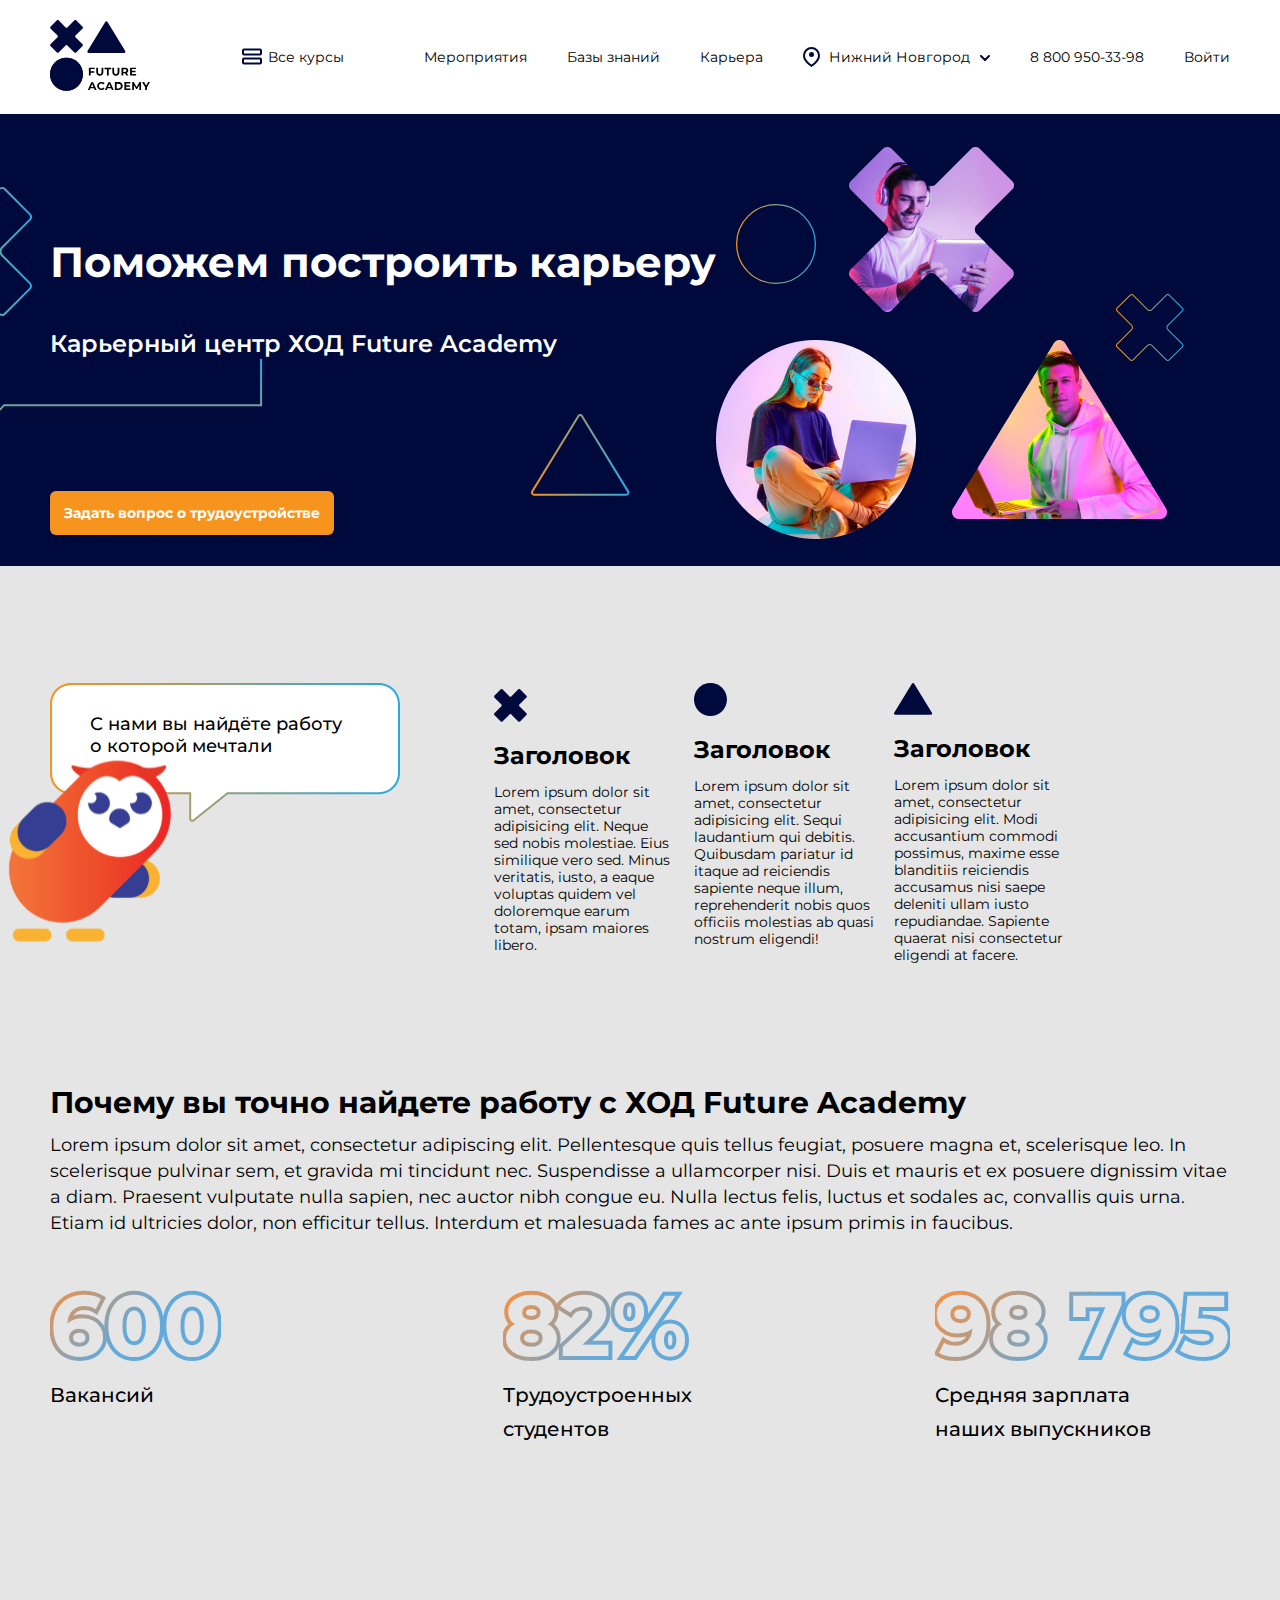
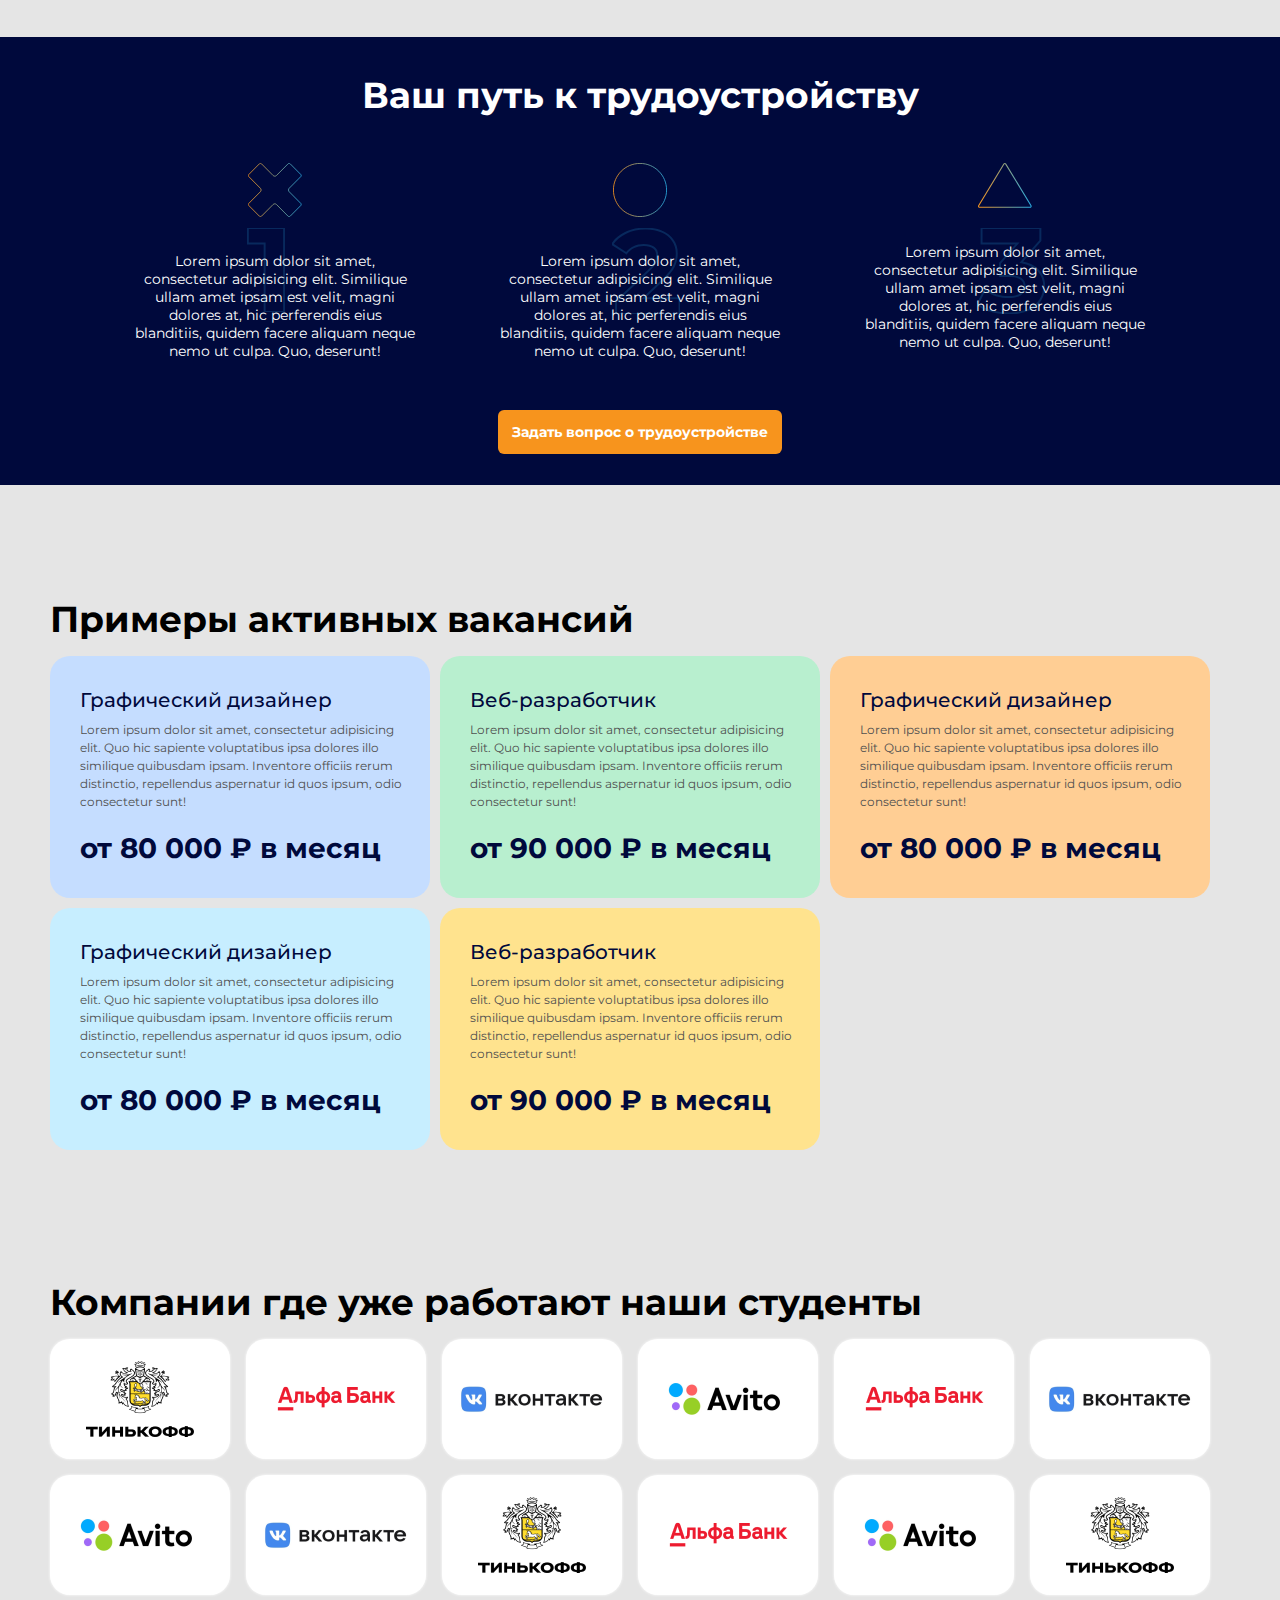
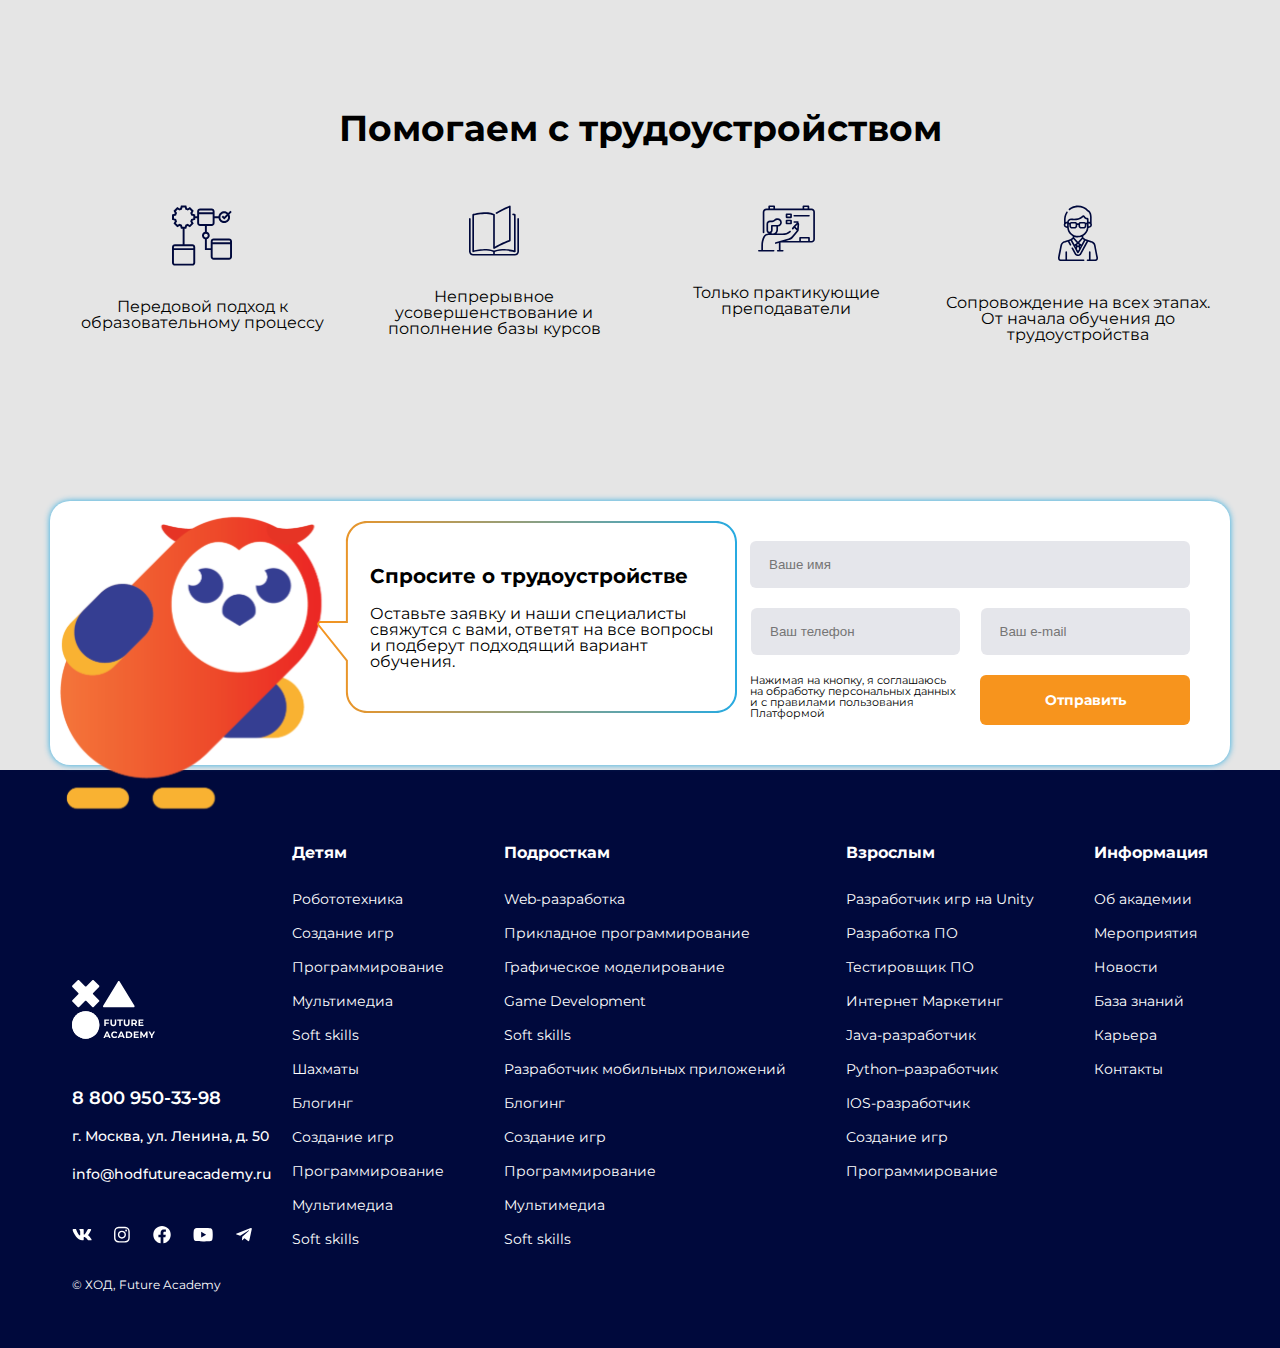
<file: career.html>
<!DOCTYPE html>
<html lang="en">
<head>
    <meta charset="UTF-8">
    
    <meta name="viewport" content="width=device-width, initial-scale=1.0">
    <title>Карьера</title>
    <link rel="stylesheet" href="reset.css">
	<link rel="stylesheet" href="style.css">
</head>
<body>
    <header class="header">

		<!--Логотип-->
		<a href="index.html">
			<svg width="100" height="71" viewBox="0 0 100 71" fill="none" xmlns="http://www.w3.org/2000/svg" id="logo">
				<path d="M16.4671 70.6464C7.38524 70.6464 0 63.2611 0 54.1793C0 45.0974 7.38524 37.7122 16.4671 37.7122C25.549 37.7122 32.9342 45.0974 32.9342 54.1793C32.9342 63.311 25.549 70.6464 16.4671 70.6464Z" fill="#00093C" />
				<path d="M16.4671 70.6464C7.38524 70.6464 0 63.2611 0 54.1793C0 45.0974 7.38524 37.7122 16.4671 37.7122C25.549 37.7122 32.9342 45.0974 32.9342 54.1793C32.9342 63.311 25.549 70.6464 16.4671 70.6464Z" fill="#00093C" />
				<path d="M55.3895 1.8336L37.5251 31.0253C37.0261 31.8736 37.575 32.9215 38.5232 32.9215H56.3875H74.2518C75.1999 32.9215 75.7488 31.8237 75.2498 31.0253L57.3855 1.8336C56.8865 1.08509 55.8386 1.08509 55.3895 1.8336Z" fill="#00093C" />
				<path d="M32.5847 6.77396L26.1475 0.336827C25.6984 -0.112276 24.9 -0.112276 24.4509 0.336827L17.3651 7.42267C16.916 7.87177 16.1176 7.87177 15.6685 7.42267L8.58263 0.336827C8.13353 -0.112276 7.33513 -0.112276 6.88602 0.336827L0.448888 6.77396C-0.000215138 7.22307 -0.000215138 8.02147 0.448888 8.47058L7.53472 15.5564C7.98382 16.0055 7.98382 16.8039 7.53472 17.253L0.448888 24.3389C-0.000215138 24.788 -0.000215138 25.5864 0.448888 26.0355L6.88602 32.4726C7.33513 32.9217 8.13353 32.9217 8.58263 32.4726L15.6685 25.3868C16.1176 24.9377 16.916 24.9377 17.3651 25.3868L24.4509 32.4726C24.9 32.9217 25.6984 32.9217 26.1475 32.4726L32.5847 26.0355C33.0338 25.5864 33.0338 24.788 32.5847 24.3389L25.4988 17.253C25.0497 16.8039 25.0497 16.0055 25.4988 15.5564L32.5847 8.47058C33.0837 8.02147 33.0837 7.27297 32.5847 6.77396Z" fill="#00093C" />
				<path d="M40.6685 49.0892V51.185H44.3112V52.6321H40.6685V55.4764H38.8721V47.6421H44.7603V49.0892H40.6685Z" fill="black" />
				<path d="M47.2058 54.678C46.607 54.0792 46.2577 53.181 46.2577 52.0333V47.6421H48.0541V51.9335C48.0541 53.3307 48.6529 54.0293 49.8006 54.0293C50.3495 54.0293 50.7986 53.8796 51.098 53.5303C51.3974 53.181 51.5471 52.682 51.5471 51.9335V47.6421H53.3435V52.0333C53.3435 53.181 53.0441 54.0792 52.3954 54.678C51.7966 55.2768 50.8984 55.6261 49.8006 55.6261C48.7028 55.6261 47.8046 55.2768 47.2058 54.678Z" fill="black" />
				<path d="M56.9361 49.1391H54.441V47.6421H61.2275V49.1391H58.7325V55.4764H56.9361V49.1391Z" fill="black" />
				<path d="M63.2733 54.678C62.6745 54.0792 62.3252 53.181 62.3252 52.0333V47.6421H64.1216V51.9335C64.1216 53.3307 64.7204 54.0293 65.8681 54.0293C66.417 54.0293 66.8661 53.8796 67.1655 53.5303C67.4649 53.181 67.6146 52.682 67.6146 51.9335V47.6421H69.411V52.0333C69.411 53.181 69.1116 54.0792 68.4629 54.678C67.8641 55.2768 66.9659 55.6261 65.8681 55.6261C64.7703 55.6261 63.922 55.2768 63.2733 54.678Z" fill="black" />
				<path d="M76.4971 55.4768L75.0001 53.2812H74.9003H73.3035V55.4768H71.5071V47.6924H74.9003C75.5989 47.6924 76.1977 47.7922 76.6967 48.0417C77.1957 48.2912 77.5949 48.5906 77.8943 49.0397C78.1438 49.4389 78.2935 49.9878 78.2935 50.5367C78.2935 51.1355 78.1438 51.6345 77.8943 52.0337C77.5949 52.4329 77.1957 52.7822 76.6967 52.9818L78.4432 55.4768H76.4971V55.4768ZM76.048 49.4888C75.7486 49.2393 75.3494 49.1395 74.8005 49.1395H73.3035V51.884H74.8005C75.3494 51.884 75.7486 51.7842 76.048 51.5347C76.3474 51.2852 76.4472 50.9858 76.4472 50.5367C76.4971 50.0377 76.3474 49.7383 76.048 49.4888Z" fill="black" />
				<path d="M86.1279 54.0293V55.4764H80.09V47.6421H85.9782V49.0892H81.8864V50.7858H85.4792V52.2329H81.8864V54.0293H86.1279Z" fill="black" />
				<path d="M44.012 68.2512H40.3693L39.6707 69.9478H37.8243L41.3174 62.1633H43.1138L46.6068 69.9478H44.7106L44.012 68.2512ZM43.4631 66.9039L42.2156 63.9098L40.9681 66.9039H43.4631Z" fill="black" />
				<path d="M49.2017 69.5485C48.553 69.1992 48.054 68.7002 47.7047 68.1014C47.3554 67.5026 47.1558 66.804 47.1558 66.0056C47.1558 65.257 47.3554 64.5584 47.7047 63.9097C48.054 63.3109 48.6029 62.8119 49.2017 62.4626C49.8504 62.1133 50.549 61.9636 51.3474 61.9636C52.046 61.9636 52.6448 62.0634 53.1937 62.3129C53.7426 62.5624 54.1917 62.9117 54.5909 63.3608L53.4432 64.4087C52.8943 63.8099 52.2456 63.5105 51.4971 63.5105C50.9981 63.5105 50.5989 63.6103 50.1997 63.8099C49.8005 64.0095 49.5011 64.3089 49.3015 64.7081C49.1019 65.1073 49.0021 65.5065 49.0021 66.0056C49.0021 66.5046 49.1019 66.9038 49.3015 67.303C49.5011 67.7022 49.8005 68.0016 50.1997 68.2012C50.5989 68.4008 50.9981 68.5006 51.4971 68.5006C52.2955 68.5006 52.9442 68.2012 53.4432 67.5525L54.5909 68.6004C54.2416 69.0495 53.7426 69.3988 53.1937 69.6483C52.6448 69.8978 52.046 69.9976 51.3474 69.9976C50.5989 70.0475 49.8504 69.8978 49.2017 69.5485Z" fill="black" />
				<path d="M61.1277 68.2512H57.485L56.7864 69.9478H54.9401L58.4331 62.1633H60.2295L63.7225 69.9478H61.8263L61.1277 68.2512ZM60.5788 66.9039L59.3313 63.9098L58.0838 66.9039H60.5788Z" fill="black" />
				<path d="M64.8704 62.1133H68.4133C69.2616 62.1133 70.0101 62.263 70.6588 62.6123C71.3075 62.9117 71.8065 63.4107 72.1558 63.9596C72.5051 64.5584 72.7047 65.2071 72.7047 66.0055C72.7047 66.8039 72.5051 67.4526 72.1558 68.0514C71.8065 68.6502 71.3075 69.0993 70.6588 69.3987C70.0101 69.6981 69.2616 69.8977 68.4133 69.8977H64.8704V62.1133ZM68.3135 68.4506C69.1119 68.4506 69.7107 68.251 70.1598 67.8019C70.6089 67.3528 70.8584 66.754 70.8584 66.0554C70.8584 65.3069 70.6089 64.7081 70.1598 64.3089C69.7107 63.8598 69.062 63.6602 68.3135 63.6602H66.6668V68.5005H68.3135V68.4506Z" fill="black" />
				<path d="M80.4391 68.5005V69.9476H74.4011V62.1133H80.2894V63.5604H76.1975V65.257H79.8403V66.6542H76.1975V68.5005H80.4391Z" fill="black" />
				<path d="M89.3214 69.9476V65.257L87.026 69.0993H86.2276L83.9322 65.3568V69.9476H82.2356V62.1133H83.7326L86.6268 66.9536L89.521 62.1133H91.0181V69.9476H89.3214Z" fill="black" />
				<path d="M96.9561 67.1532V69.9476H95.1596V67.1532L92.1157 62.1133H94.0618L96.1577 65.6063L98.2036 62.1133H100L96.9561 67.1532Z" fill="black" />
			</svg></a>
		<ul class="navbar">
			<a href="all-courses.html" class="navbar-item " id="navbar-item-courses">
				<svg width="20" height="17" viewBox="0 0 20 17" fill="none" xmlns="http://www.w3.org/2000/svg" id="burger">
					<rect x="1" y="1.51392" width="18" height="4.99717" rx="1" stroke="#00093C" stroke-width="2" />
					<rect x="1" y="10.4858" width="18" height="5" rx="1" stroke="#00093C" stroke-width="2" />
				</svg>
			</a>
			<li class="navbar-item"><a class="navbar-item" href="all-courses.html">Все курсы</a></li>
			<li class="navbar-item"><a href="all-events.html">Мероприятия</a></li>
			<li class="navbar-item"><a href="">Базы знаний</a></li>
			<li class="navbar-item"><a href="career.html">Карьера</a></li>

			<svg width="17" height="20" viewBox="0 0 17 20" fill="none" xmlns="http://www.w3.org/2000/svg" id="pin">
				<path d="M16 8.5C16 11.3282 14.13 13.9545 12.0535 15.9699C11.036 16.9575 10.0146 17.754 9.24613 18.304C8.95504 18.5123 8.70155 18.6843 8.5 18.8171C8.29845 18.6843 8.04496 18.5123 7.75387 18.304C6.98537 17.754 5.96395 16.9575 4.94648 15.9699C2.86999 13.9545 1 11.3282 1 8.5C1 4.35786 4.35786 1 8.5 1C12.6421 1 16 4.35786 16 8.5Z" stroke="#00093C" stroke-width="2" />
				<circle cx="8.5" cy="7.5" r="2.5" fill="#00093C" />
			</svg>

			<a href="">
				<li class="navbar-item" id="city">Нижний Новгород </li>
			</a>

			<a href="#"><svg width="10" height="7" viewBox="0 0 10 7" fill="none" xmlns="http://www.w3.org/2000/svg" id="arrow">
					<path d="M1 1L5 5L9 1" stroke="#00093C" stroke-width="2" stroke-linecap="round" />
				</svg></a>
			<li class="navbar-item"><a href="tel:8 800 950-33-98" id="number">8 800 950-33-98 </a></li>
			<li class="navbar-item join"><a href="registration.html">Войти</a></li>
			<nav class="burger-menu">
				<a href="#">
					<div class="burger-btn">
						<span class="burger-span"></span>
					</div>
				</a>
				<nav class="burger-menu-nav">
<a href="all-courses.html" class="burger-menu-link">Все курсы</a>
<a href="all-events.html" class="burger-menu-link">Мероприятия</a>
<a href="#" class="burger-menu-link">Базы знаний</a>
<a href="career.html" class="burger-menu-link">Карьера</a>
<a href="registration.html" class="burger-menu-link">Войти</a>
				</nav>
			</nav>
		</ul>
	</header>
   <div class="bgc">
    <div class="career">
       
        <div class="career-container">
            <div class="careeer-container-description">
                <h1 class="career-title">Поможем построить карьеру</h1>
                <span class="career-description">Карьерный центр ХОД Future Academy</span>
                <a href="#" class="career-link">Задать вопрос о трудоустройстве</a>
            </div>
            <div class="career-main-svg">
            	<img src="img/main-x.png" alt="" class="main-x main-career-svg">
            	<img src="img/main-o.png" alt="" class="main-o main-career-svg">
            	<img src="img/main-d.png" alt="" class="main-d main-career-svg">
            	<img src="img/circle.svg" alt="circle" class="circle-career">
            	<img src="main-stuff/cross.svg" alt="cross" class="cross-career">
           <img src="main-stuff/cross.svg" alt="cross" class="cross-career-small">
           <img src="main-stuff/diagram.svg" alt="diagram" class="diagram-career">
           <img src="main-stuff/reactangle.svg" alt="rectangle" class="rectangle-career">
           
           	
            	
            </div>
        </div>
        
    </div>
    <div class="career-container-aims">
        <div class="career-owl-text">
        	<img src="img/chess-cloud.svg" alt="cloud" class="career-cloud">
        	<span class="career-text">С нами вы найдёте работу <br> 
        	
о которой мечтали</span>
       <img src="img/chess-owl.svg" alt="owl" class="career-owl">
        </div>
        	<div class="chess-aims career-aims">
            <div class="chess-figures">
                <img src="icons/x.svg" alt="" class="chess-figure chess-figure1">
                <h2>Заголовок</h2>
                <span>Lorem ipsum dolor sit amet, consectetur adipisicing elit. Neque sed nobis molestiae. Eius similique vero sed. Minus veritatis, iusto, a eaque voluptas quidem vel doloremque earum totam, ipsam maiores libero.</span>
            </div>
            <div class="chess-figures">
                <img src="icons/o.svg" alt="" class="chess-figure chess-figure2">
                <h2>Заголовок</h2>
                <span>Lorem ipsum dolor sit amet, consectetur adipisicing elit. Sequi laudantium qui debitis. Quibusdam pariatur id itaque ad reiciendis sapiente neque illum, reprehenderit nobis quos officiis molestias ab quasi nostrum eligendi!</span>
            </div>
            <div class="chess-figures">
                <img src="icons/d.svg" alt="" class="chess-figure chess-figure3">
                <h2>Заголовок</h2>
                <span>Lorem ipsum dolor sit amet, consectetur adipisicing elit. Modi accusantium commodi possimus, maxime esse blanditiis reiciendis accusamus nisi saepe deleniti ullam iusto repudiandae. Sapiente quaerat nisi consectetur eligendi at facere.</span>
            </div>     
        </div>
        
        
        </div>
        <section class="career-job-question">
        	<h2 class="career-job-question-title">Почему вы точно найдете работу с ХОД Future Academy</h2>
        	<p class="career-job-question-text">Lorem ipsum dolor sit amet, consectetur adipiscing elit. Pellentesque quis tellus feugiat, posuere magna et, scelerisque leo. In scelerisque pulvinar sem, et gravida mi tincidunt nec. Suspendisse a ullamcorper nisi. Duis et mauris et ex posuere dignissim vitae a diam. Praesent vulputate nulla sapien, nec auctor nibh congue eu. Nulla lectus felis, luctus et sodales ac, convallis quis urna. Etiam id ultricies dolor, non efficitur tellus. Interdum et malesuada fames ac ante ipsum primis in faucibus. </p>
        	<div class="statistic-item">
		<div class="count-courses">
			<div class="statistic-title">600</div>
			<div class="statistic-text">Вакансий</div>
		</div>
		<div class="count-teachers">
			<div class="statistic-title">82%</div>
			<div class="statistic-text">Трудоустроенных студентов</div>
		</div>
		<div class="count-graduates">
			<div class="statistic-title">98 795</div>
			<div class="statistic-text">Средняя зарплата наших выпускников</div>
		</div>
	</div>
        </section>
        <div class="career">
        
        <div class=" career-container2">
        <h2 class="aply-job-title">Ваш путь к трудоустройству</h2>
        <div class="steps"><div class="step">
        		<img src="main-stuff/cross.svg" alt="" class="step-img">
        		<p class="step-text">Lorem ipsum dolor sit amet, consectetur adipisicing elit. Similique ullam amet ipsam est velit, magni dolores at, hic perferendis eius blanditiis, quidem facere aliquam neque nemo ut culpa. Quo, deserunt!</p>
        		<img src="icons/1.svg" alt="" class="step-svg">
        	</div>
        	<div class="step">
        		<img src="img/circle.svg" alt="" class="step-img">
        		<p class="step-text">Lorem ipsum dolor sit amet, consectetur adipisicing elit. Similique ullam amet ipsam est velit, magni dolores at, hic perferendis eius blanditiis, quidem facere aliquam neque nemo ut culpa. Quo, deserunt!</p>
        		<img src="icons/2.svg" alt="" class="step-svg">
        	</div>
        	<div class="step">
        		<img src="main-stuff/reactangle.svg" alt="" class="step-img">
        		<p class="step-text">Lorem ipsum dolor sit amet, consectetur adipisicing elit. Similique ullam amet ipsam est velit, magni dolores at, hic perferendis eius blanditiis, quidem facere aliquam neque nemo ut culpa. Quo, deserunt!</p>
        		<img src="icons/3.svg" alt="" class="step-svg">
        	</div>
        	</div>
        	<a href="#" class="career-link">Задать вопрос о трудоустройстве</a>
        </div>     	
        </div>
        <section class="vacancies">
        	<h2 class="vacancies-title">Примеры активных вакансий</h2>
        	<div class="vacancies-cards">
        		
        		<a href="#" class="vacancy-link vacancy-link1"><h3 class="vacancy-title">Графический дизайнер</h3>
        			<p class="vacancy-text">Lorem ipsum dolor sit amet, consectetur adipisicing elit. Quo hic sapiente voluptatibus ipsa dolores illo similique quibusdam ipsam. Inventore officiis rerum distinctio, repellendus aspernatur id quos ipsum, odio consectetur sunt!</p>
        			<span class="vacancy-salary">от  80 000 ₽ в месяц</span>	</a>
        			
       
        
        		<a href="#" class="vacancy-link vacancy-link2"><h3 class="vacancy-title">Веб-разработчик</h3>
        			<p class="vacancy-text">Lorem ipsum dolor sit amet, consectetur adipisicing elit. Quo hic sapiente voluptatibus ipsa dolores illo similique quibusdam ipsam. Inventore officiis rerum distinctio, repellendus aspernatur id quos ipsum, odio consectetur sunt!</p>
        			<span class="vacancy-salary">от  90 000 ₽ в месяц</span>	</a>
        			
        		
        		
        		<a href="#" class="vacancy-link vacancy-link3"><h3 class="vacancy-title">Графический дизайнер</h3>
        			<p class="vacancy-text">Lorem ipsum dolor sit amet, consectetur adipisicing elit. Quo hic sapiente voluptatibus ipsa dolores illo similique quibusdam ipsam. Inventore officiis rerum distinctio, repellendus aspernatur id quos ipsum, odio consectetur sunt!</p>
        			<span class="vacancy-salary">от  80 000 ₽ в месяц</span>	</a>
        			<a href="#" class="vacancy-link vacancy-link4"><h3 class="vacancy-title">Графический дизайнер</h3>
        			<p class="vacancy-text">Lorem ipsum dolor sit amet, consectetur adipisicing elit. Quo hic sapiente voluptatibus ipsa dolores illo similique quibusdam ipsam. Inventore officiis rerum distinctio, repellendus aspernatur id quos ipsum, odio consectetur sunt!</p>
        			<span class="vacancy-salary">от  80 000 ₽ в месяц</span>	</a>
        			<a href="#" class="vacancy-link vacancy-link5"><h3 class="vacancy-title">Веб-разработчик</h3>
        			<p class="vacancy-text">Lorem ipsum dolor sit amet, consectetur adipisicing elit. Quo hic sapiente voluptatibus ipsa dolores illo similique quibusdam ipsam. Inventore officiis rerum distinctio, repellendus aspernatur id quos ipsum, odio consectetur sunt!</p>
        			<span class="vacancy-salary">от  90 000 ₽ в месяц</span>	</a>
        	</div>
        	<section class="graduates">
        		<h2 class="graduates-title">Компании где уже работают наши студенты</h2>
        		<div class="graduates-cards">
        			<div class="graduates-cards-item tinkoff"><img src="icons/tin25.png" alt="" class="company"></div>
        			<div class="graduates-cards-item aplha"><img src="icons/alpha-bank.png" alt="" class="company "></div>
        			<div class="graduates-cards-item vkontakte"><img src="icons/vk.png" alt="" class="company"></div>
        			<div class="graduates-cards-item avito"><img src="icons/avito.png" alt="" class="company"></div>
        			<div class="graduates-cards-item aplha"><img src="icons/alpha-bank.png" alt="" class="company "></div>
        			<div class="graduates-cards-item vkontakte"><img src="icons/vk.png" alt="" class="company"></div>
        			<div class="graduates-cards-item avito"><img src="icons/avito.png" alt="" class="company"></div>
        			<div class="graduates-cards-item vkontakte"><img src="icons/vk.png" alt="" class="company"></div>
        			<div class="graduates-cards-item tinkoff"><img src="icons/tin25.png" alt="" class="company"></div>	
        			<div class="graduates-cards-item aplha"><img src="icons/alpha-bank.png" alt="" class="company "></div>
        			<div class="graduates-cards-item avito"><img src="icons/avito.png" alt="" class="company"></div>
        			<div class="graduates-cards-item tinkoff"><img src="icons/tin25.png" alt="" class="company"></div>	
        		</div>
        	</section>
        </section>
        <div class="greetings">Помогаем с трудоустройством</div>
        <div class="characteristics">
		<div class="characteristics-item">
			<img src="img/char1.svg" alt="">
			<div class="char-text">Передовой подход
				к образовательному процессу</div>
		</div>
		<div class="characteristics-item">
			<img src="img/char2.svg" alt="">
			<div class="char-text">Непрерывное усовершенствование
				и пополнение базы курсов</div>

		</div>
		<div class="characteristics-item">
			<img src="img/char3.svg" alt="">
			<div class="char-text">Только практикующие преподаватели</div>
		</div>
		<div class="characteristics-item">
			<img src="img/char4.svg" alt="">
			<div class="char-text">Сопровождение на всех этапах. От начала обучения до трудоустройства</div>
		</div>
	</div>
       <div class="position">

		<form action="№" method="get" class="form form-grey">
			<div class="user-name">
				<input tabindex="1" placeholder="Ваше имя" type="text" name="username" class="username">
			</div>
			<div class="user-info">
				<div class="phone-block">
					<input type="text" tabindex="2" placeholder="Ваш телефон" class="user-phone">
					<p>Нажимая на кнопку, я соглашаюсь
						на обработку персональных данных
						и с правилами пользования Платформой</p>
				</div>
				<div class="mail-block">
					<input type="text" placeholder="Ваш e-mail" tabindex="3" class="user-mail">
					<div><button class="send-btn">Отправить</button></div>
				</div>
			</div>
		</form>
		<div class="owl-svg">
			<img src="img/big-owl.svg" alt="" class="big-owl">
			<img src="img/big-cloud.svg" alt="" class="big-cloud">
			<div class="cloud-question">
				<h2>Спросите о трудоустройстве
				</h2>
				<p>
					Оставьте заявку и наши специалисты свяжутся с вами, ответят на все вопросы
					и подберут подходящий вариант обучения.</p>
			</div>
		</div>
	</div>
	<footer class="footer">
		<div class="footer-container">
			<div class="requisites">
				<a href="index.html">
					<img src="img/white-logo.svg" alt="" class="white-logo"></a>
				<div class="phone-number"><a href="tel:8 800 950-33-98">8 800 950-33-98 </a></div>
				<div class="addres">г. Москва, ул. Ленина, д. 50</div>
				<div class="company-mail"><a href="mailto:info@hodfutureacademy.ru">info@hodfutureacademy.ru</a></div>
				<div class="icons">
					<a href=""> <img src="icons/vk.svg" alt=""></a>
					<a href=""><img src="icons/inst.svg" alt=""></a>
					<a href=""><img src="icons/facebook.svg" alt=""></a>
					<a href=""><img src="icons/youtube.svg" alt=""></a>
					<a href=""><img src="icons/telegram.svg" alt=""></a>
				</div>
				<div class="copyrights">© ХОД, Future Academy</div>
			</div>
			<div class="footer-list">
				<ul class="footer-title footer-title1">
					<h3 class="footer-item-title">Детям</h3>
					<a href="">
						<li class="footer-item">Робототехника</li>
					</a>
					<a href="" class="footer-link">
						<li class="footer-item">Создание игр</li>
					</a>
					<a href="">
						<li class="footer-item">Программирование</li>
					</a>
					<a href="">
						<li class="footer-item">Мультимедиа</li>
					</a>
					<a href="">
						<li class="footer-item">Soft skills</li>
					</a>
					<a href="">
						<li class="footer-item">Шахматы</li>
					</a>
					<a href="">
						<li class="footer-item">Блогинг</li>
					</a>
					<a href="">
						<li class="footer-item">Создание игр</li>
					</a>
					<a href="">
						<li class="footer-item">Программирование</li>
					</a>
					<a href="">
						<li class="footer-item">Мультимедиа</li>
					</a>
					<a href="">
						<li class="footer-item">Soft skills</li>
					</a>
				</ul>
				<ul class="footer-title footer-title1">
					<h3 class="footer-item-title">Подросткам</h3>
					<a href="#">
						<li class="footer-item">Web-разработка</li>
					</a>
					<a href="#">
						<li class="footer-item">Прикладное программирование</li>
					</a>
					<a href="#">
						<li class="footer-item">Графическое моделирование</li>
					</a>
					<a href="#">
						<li class="footer-item">Game Development</li>
					</a>
					<a href="#">
						<li class="footer-item">Soft skills</li>
					</a>
					<a href="#">
						<li class="footer-item">Разработчик мобильных приложений</li>
					</a>
					<a href="#">
						<li class="footer-item">Блогинг</li>
					</a>
					<a href="#">
						<li class="footer-item">Создание игр</li>
					</a>
					<a href="#">
						<li class="footer-item">Программирование</li>
					</a>
					<a href="#">
						<li class="footer-item">Мультимедиа</li>
					</a>
					<a href="#">
						<li class="footer-item">Soft skills</li>
					</a>
				</ul>
				<ul class="footer-title footer-title1">
					<h3 class="footer-item-title">Взрослым</h3>
					<a href="#">
						<li class="footer-item">Разработчик игр на Unity</li>
					</a>
					<a href="#">
						<li class="footer-item">Разработка ПО</li>
					</a>
					<a href="#">
						<li class="footer-item">Тестировщик ПО</li>
					</a>
					<a href="#">
						<li class="footer-item">Интернет Маркетинг</li>
					</a>
					<a href="#">
						<li class="footer-item">Java-разработчик</li>
					</a>
					<a href="#">
						<li class="footer-item">Python–разработчик</li>
					</a>
					<a href="#">
						<li class="footer-item">IOS-разработчик</li>
					</a>
					<a href="#">
						<li class="footer-item">Создание игр</li>
					</a>
					<a href="#">
						<li class="footer-item">Программирование</li>
					</a>
				</ul>
				<ul class="footer-title">
					<h3 class="footer-item-title">Информация</h3>
					<a href="#">
						<li class="footer-item">Об академии</li>
					</a>
					<a href="#">
						<li class="footer-item">Мероприятия</li>
					</a>
					<a href="#">
						<li class="footer-item">Новости</li>
					</a>
					<a href="#">
						<li class="footer-item">База знаний</li>
					</a>
					<a href="#">
						<li class="footer-item">Карьера</li>
					</a>
					<a href="#">
						<li class="footer-item">Контакты</li>
					</a>
				</ul>
			</div>
		</div>
	</footer>
        </div>
    <script src="script.js"></script>
</body>
</html>
</file>
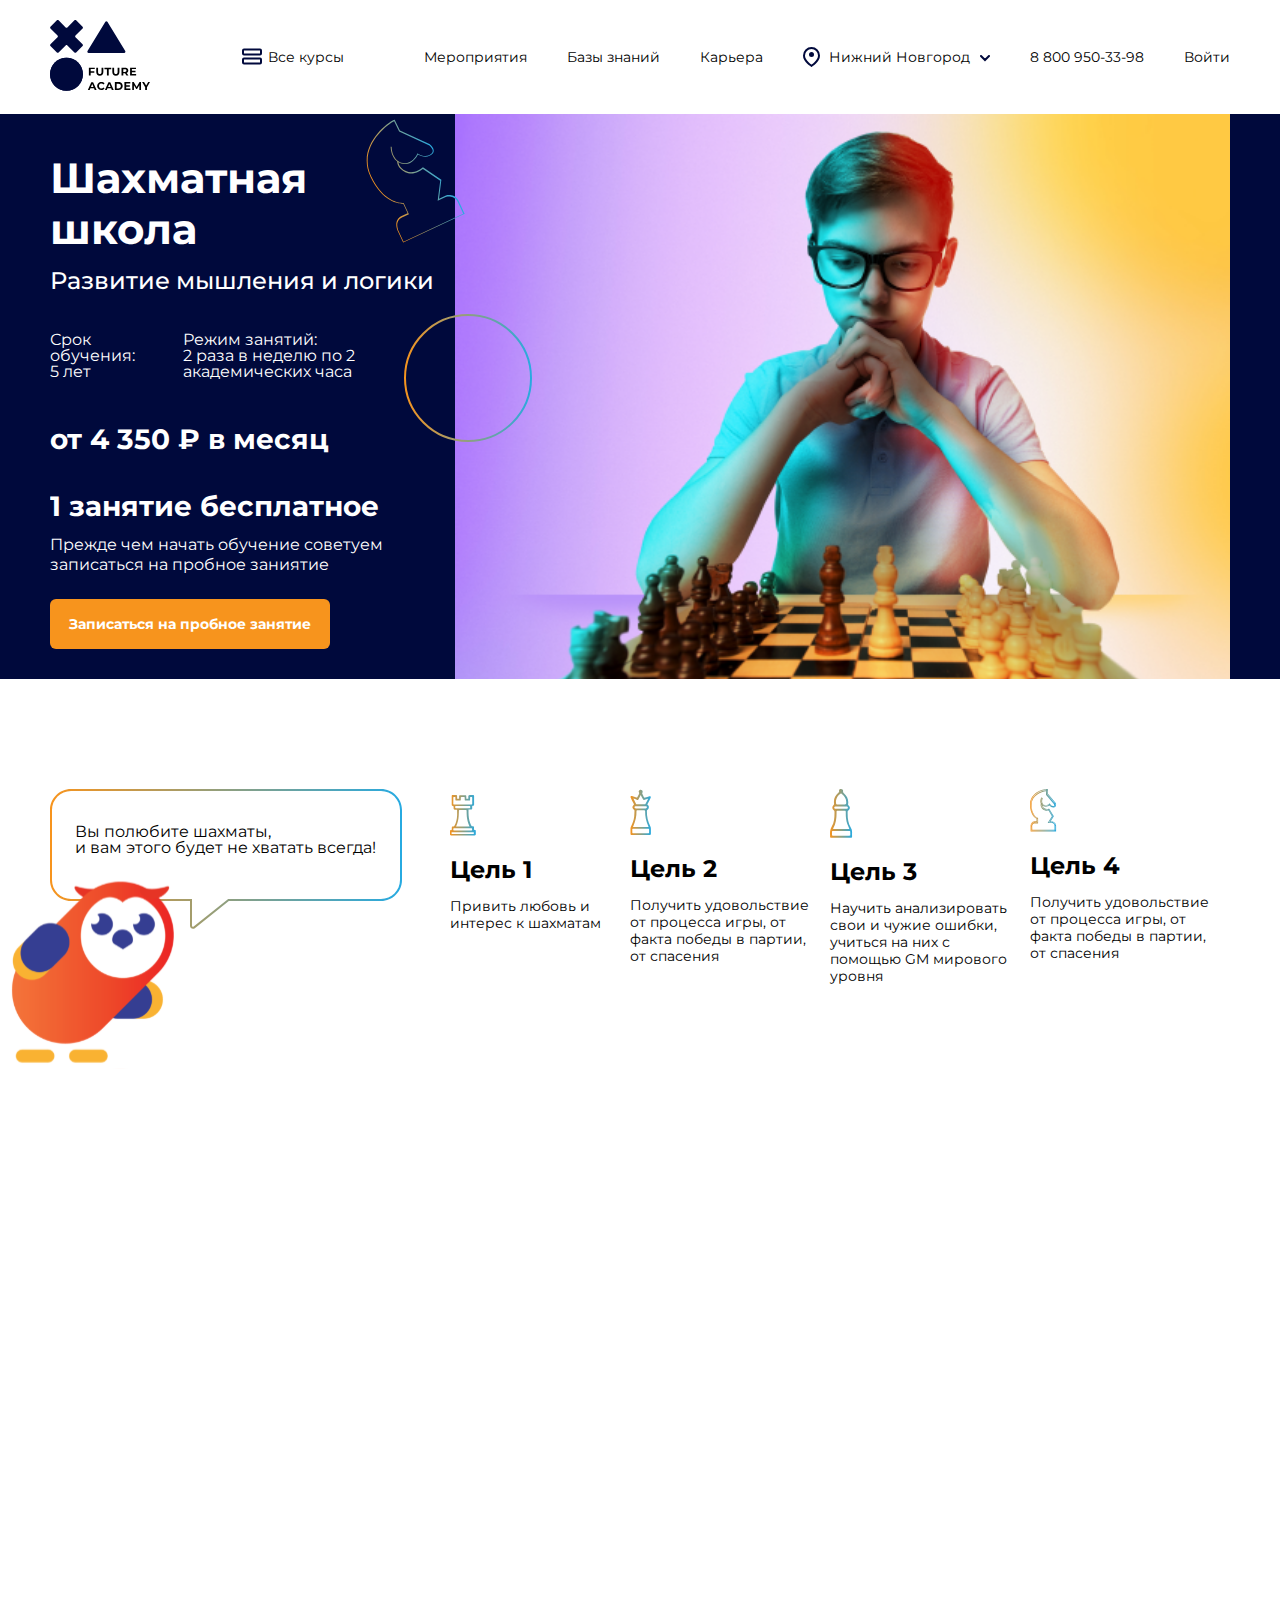
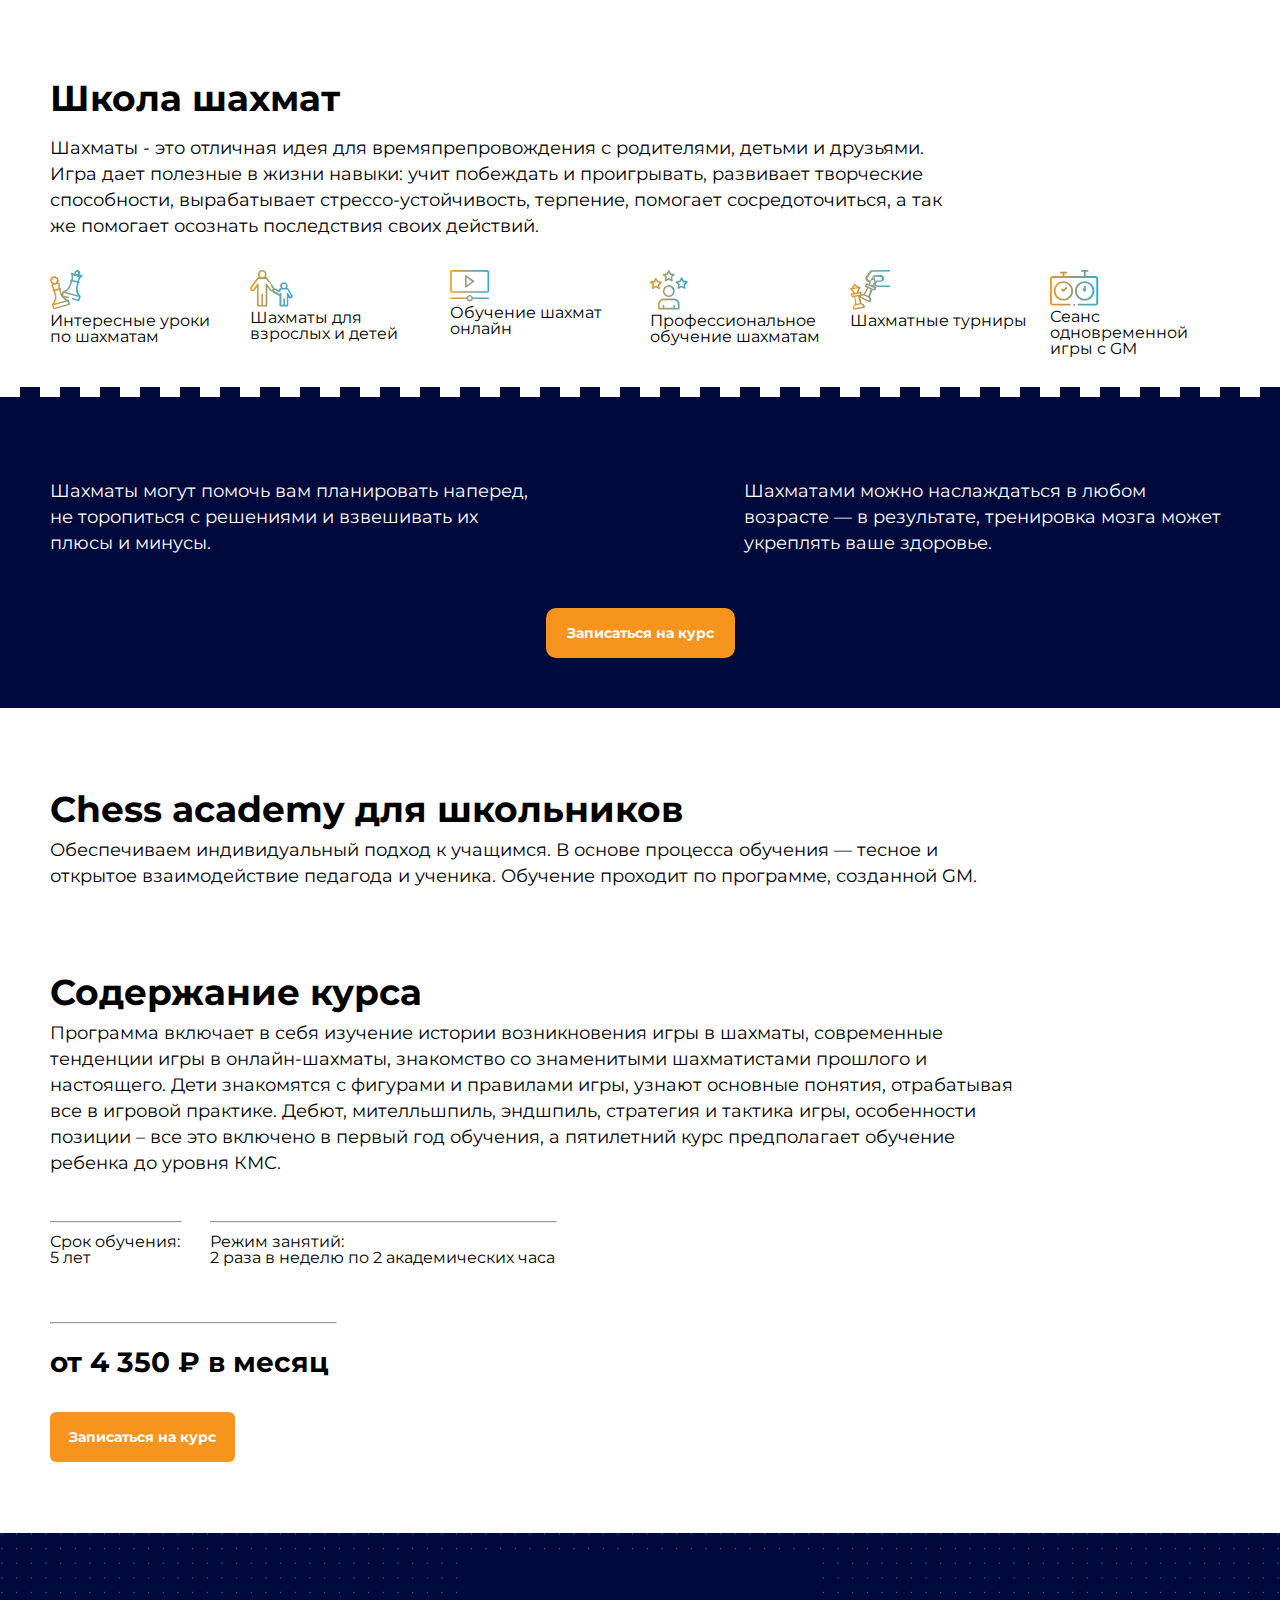
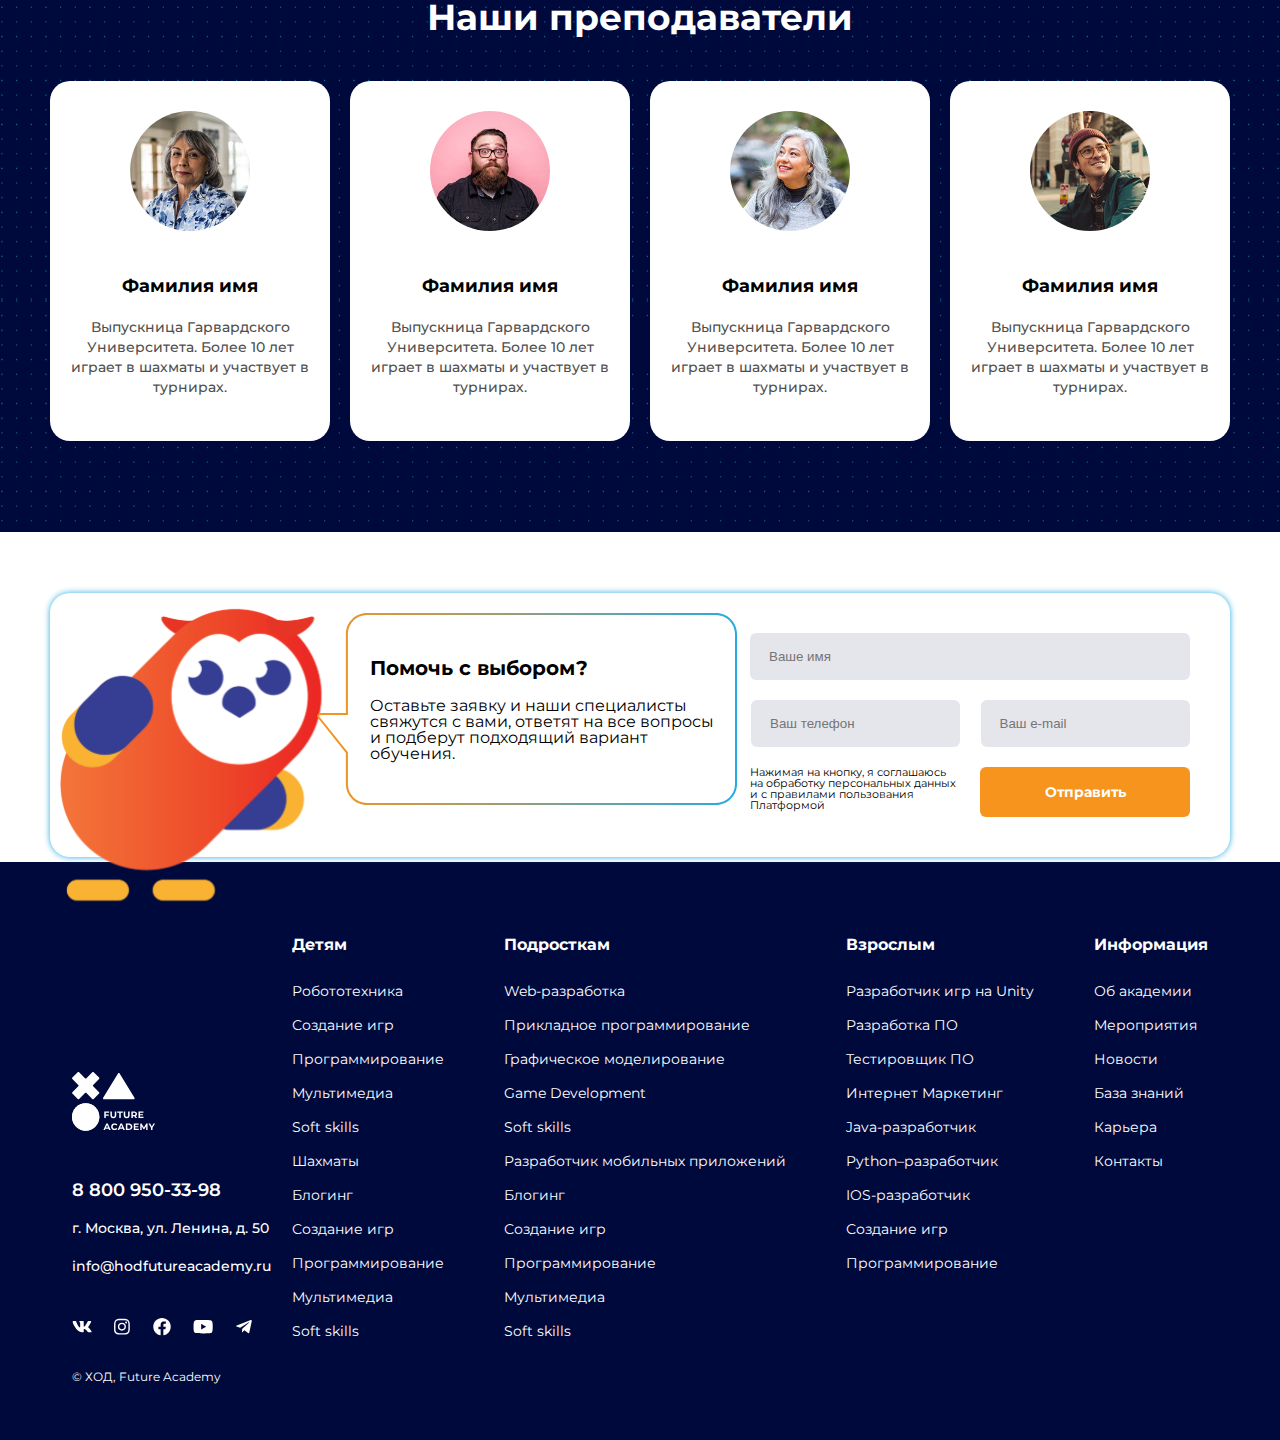
<file: chess.html>
<!DOCTYPE html>
<html lang="en">

<head>
    <meta charset="UTF-8">
    <title>Шахматы</title>
    <link rel="stylesheet" href="reset.css">
	<link rel="stylesheet" href="style.css">
	<meta name="viewport" content="width=device-width, initial-scale=1">
</head>

<body>
    <header class="header">

		<!--Логотип-->
		<a href="index.html"><svg width="100" height="71" viewBox="0 0 100 71" fill="none" xmlns="http://www.w3.org/2000/svg" id="logo">
				<path d="M16.4671 70.6464C7.38524 70.6464 0 63.2611 0 54.1793C0 45.0974 7.38524 37.7122 16.4671 37.7122C25.549 37.7122 32.9342 45.0974 32.9342 54.1793C32.9342 63.311 25.549 70.6464 16.4671 70.6464Z" fill="#00093C" />
				<path d="M16.4671 70.6464C7.38524 70.6464 0 63.2611 0 54.1793C0 45.0974 7.38524 37.7122 16.4671 37.7122C25.549 37.7122 32.9342 45.0974 32.9342 54.1793C32.9342 63.311 25.549 70.6464 16.4671 70.6464Z" fill="#00093C" />
				<path d="M55.3895 1.8336L37.5251 31.0253C37.0261 31.8736 37.575 32.9215 38.5232 32.9215H56.3875H74.2518C75.1999 32.9215 75.7488 31.8237 75.2498 31.0253L57.3855 1.8336C56.8865 1.08509 55.8386 1.08509 55.3895 1.8336Z" fill="#00093C" />
				<path d="M32.5847 6.77396L26.1475 0.336827C25.6984 -0.112276 24.9 -0.112276 24.4509 0.336827L17.3651 7.42267C16.916 7.87177 16.1176 7.87177 15.6685 7.42267L8.58263 0.336827C8.13353 -0.112276 7.33513 -0.112276 6.88602 0.336827L0.448888 6.77396C-0.000215138 7.22307 -0.000215138 8.02147 0.448888 8.47058L7.53472 15.5564C7.98382 16.0055 7.98382 16.8039 7.53472 17.253L0.448888 24.3389C-0.000215138 24.788 -0.000215138 25.5864 0.448888 26.0355L6.88602 32.4726C7.33513 32.9217 8.13353 32.9217 8.58263 32.4726L15.6685 25.3868C16.1176 24.9377 16.916 24.9377 17.3651 25.3868L24.4509 32.4726C24.9 32.9217 25.6984 32.9217 26.1475 32.4726L32.5847 26.0355C33.0338 25.5864 33.0338 24.788 32.5847 24.3389L25.4988 17.253C25.0497 16.8039 25.0497 16.0055 25.4988 15.5564L32.5847 8.47058C33.0837 8.02147 33.0837 7.27297 32.5847 6.77396Z" fill="#00093C" />
				<path d="M40.6685 49.0892V51.185H44.3112V52.6321H40.6685V55.4764H38.8721V47.6421H44.7603V49.0892H40.6685Z" fill="black" />
				<path d="M47.2058 54.678C46.607 54.0792 46.2577 53.181 46.2577 52.0333V47.6421H48.0541V51.9335C48.0541 53.3307 48.6529 54.0293 49.8006 54.0293C50.3495 54.0293 50.7986 53.8796 51.098 53.5303C51.3974 53.181 51.5471 52.682 51.5471 51.9335V47.6421H53.3435V52.0333C53.3435 53.181 53.0441 54.0792 52.3954 54.678C51.7966 55.2768 50.8984 55.6261 49.8006 55.6261C48.7028 55.6261 47.8046 55.2768 47.2058 54.678Z" fill="black" />
				<path d="M56.9361 49.1391H54.441V47.6421H61.2275V49.1391H58.7325V55.4764H56.9361V49.1391Z" fill="black" />
				<path d="M63.2733 54.678C62.6745 54.0792 62.3252 53.181 62.3252 52.0333V47.6421H64.1216V51.9335C64.1216 53.3307 64.7204 54.0293 65.8681 54.0293C66.417 54.0293 66.8661 53.8796 67.1655 53.5303C67.4649 53.181 67.6146 52.682 67.6146 51.9335V47.6421H69.411V52.0333C69.411 53.181 69.1116 54.0792 68.4629 54.678C67.8641 55.2768 66.9659 55.6261 65.8681 55.6261C64.7703 55.6261 63.922 55.2768 63.2733 54.678Z" fill="black" />
				<path d="M76.4971 55.4768L75.0001 53.2812H74.9003H73.3035V55.4768H71.5071V47.6924H74.9003C75.5989 47.6924 76.1977 47.7922 76.6967 48.0417C77.1957 48.2912 77.5949 48.5906 77.8943 49.0397C78.1438 49.4389 78.2935 49.9878 78.2935 50.5367C78.2935 51.1355 78.1438 51.6345 77.8943 52.0337C77.5949 52.4329 77.1957 52.7822 76.6967 52.9818L78.4432 55.4768H76.4971V55.4768ZM76.048 49.4888C75.7486 49.2393 75.3494 49.1395 74.8005 49.1395H73.3035V51.884H74.8005C75.3494 51.884 75.7486 51.7842 76.048 51.5347C76.3474 51.2852 76.4472 50.9858 76.4472 50.5367C76.4971 50.0377 76.3474 49.7383 76.048 49.4888Z" fill="black" />
				<path d="M86.1279 54.0293V55.4764H80.09V47.6421H85.9782V49.0892H81.8864V50.7858H85.4792V52.2329H81.8864V54.0293H86.1279Z" fill="black" />
				<path d="M44.012 68.2512H40.3693L39.6707 69.9478H37.8243L41.3174 62.1633H43.1138L46.6068 69.9478H44.7106L44.012 68.2512ZM43.4631 66.9039L42.2156 63.9098L40.9681 66.9039H43.4631Z" fill="black" />
				<path d="M49.2017 69.5485C48.553 69.1992 48.054 68.7002 47.7047 68.1014C47.3554 67.5026 47.1558 66.804 47.1558 66.0056C47.1558 65.257 47.3554 64.5584 47.7047 63.9097C48.054 63.3109 48.6029 62.8119 49.2017 62.4626C49.8504 62.1133 50.549 61.9636 51.3474 61.9636C52.046 61.9636 52.6448 62.0634 53.1937 62.3129C53.7426 62.5624 54.1917 62.9117 54.5909 63.3608L53.4432 64.4087C52.8943 63.8099 52.2456 63.5105 51.4971 63.5105C50.9981 63.5105 50.5989 63.6103 50.1997 63.8099C49.8005 64.0095 49.5011 64.3089 49.3015 64.7081C49.1019 65.1073 49.0021 65.5065 49.0021 66.0056C49.0021 66.5046 49.1019 66.9038 49.3015 67.303C49.5011 67.7022 49.8005 68.0016 50.1997 68.2012C50.5989 68.4008 50.9981 68.5006 51.4971 68.5006C52.2955 68.5006 52.9442 68.2012 53.4432 67.5525L54.5909 68.6004C54.2416 69.0495 53.7426 69.3988 53.1937 69.6483C52.6448 69.8978 52.046 69.9976 51.3474 69.9976C50.5989 70.0475 49.8504 69.8978 49.2017 69.5485Z" fill="black" />
				<path d="M61.1277 68.2512H57.485L56.7864 69.9478H54.9401L58.4331 62.1633H60.2295L63.7225 69.9478H61.8263L61.1277 68.2512ZM60.5788 66.9039L59.3313 63.9098L58.0838 66.9039H60.5788Z" fill="black" />
				<path d="M64.8704 62.1133H68.4133C69.2616 62.1133 70.0101 62.263 70.6588 62.6123C71.3075 62.9117 71.8065 63.4107 72.1558 63.9596C72.5051 64.5584 72.7047 65.2071 72.7047 66.0055C72.7047 66.8039 72.5051 67.4526 72.1558 68.0514C71.8065 68.6502 71.3075 69.0993 70.6588 69.3987C70.0101 69.6981 69.2616 69.8977 68.4133 69.8977H64.8704V62.1133ZM68.3135 68.4506C69.1119 68.4506 69.7107 68.251 70.1598 67.8019C70.6089 67.3528 70.8584 66.754 70.8584 66.0554C70.8584 65.3069 70.6089 64.7081 70.1598 64.3089C69.7107 63.8598 69.062 63.6602 68.3135 63.6602H66.6668V68.5005H68.3135V68.4506Z" fill="black" />
				<path d="M80.4391 68.5005V69.9476H74.4011V62.1133H80.2894V63.5604H76.1975V65.257H79.8403V66.6542H76.1975V68.5005H80.4391Z" fill="black" />
				<path d="M89.3214 69.9476V65.257L87.026 69.0993H86.2276L83.9322 65.3568V69.9476H82.2356V62.1133H83.7326L86.6268 66.9536L89.521 62.1133H91.0181V69.9476H89.3214Z" fill="black" />
				<path d="M96.9561 67.1532V69.9476H95.1596V67.1532L92.1157 62.1133H94.0618L96.1577 65.6063L98.2036 62.1133H100L96.9561 67.1532Z" fill="black" />
			</svg></a>
		<ul class="navbar">
			<a href="all-courses.html" class="navbar-item " id="navbar-item-courses">
				<svg width="20" height="17" viewBox="0 0 20 17" fill="none" xmlns="http://www.w3.org/2000/svg" id="burger">
					<rect x="1" y="1.51392" width="18" height="4.99717" rx="1" stroke="#00093C" stroke-width="2" />
					<rect x="1" y="10.4858" width="18" height="5" rx="1" stroke="#00093C" stroke-width="2" />
				</svg>
			</a>
			<li class="navbar-item"><a class="navbar-item" href="all-courses.html">Все курсы</a></li>
			<li class="navbar-item"><a href="all-events.html">Мероприятия</a></li>
			<li class="navbar-item"><a href="">Базы знаний</a></li>
			<li class="navbar-item"><a href="">Карьера</a></li>

			<svg width="17" height="20" viewBox="0 0 17 20" fill="none" xmlns="http://www.w3.org/2000/svg" id="pin">
				<path d="M16 8.5C16 11.3282 14.13 13.9545 12.0535 15.9699C11.036 16.9575 10.0146 17.754 9.24613 18.304C8.95504 18.5123 8.70155 18.6843 8.5 18.8171C8.29845 18.6843 8.04496 18.5123 7.75387 18.304C6.98537 17.754 5.96395 16.9575 4.94648 15.9699C2.86999 13.9545 1 11.3282 1 8.5C1 4.35786 4.35786 1 8.5 1C12.6421 1 16 4.35786 16 8.5Z" stroke="#00093C" stroke-width="2" />
				<circle cx="8.5" cy="7.5" r="2.5" fill="#00093C" />
			</svg>

			<a href="">
				<li class="navbar-item" id="city">Нижний Новгород </li>
			</a>

			<a href="#"><svg width="10" height="7" viewBox="0 0 10 7" fill="none" xmlns="http://www.w3.org/2000/svg" id="arrow">
					<path d="M1 1L5 5L9 1" stroke="#00093C" stroke-width="2" stroke-linecap="round" />
				</svg></a>
			<li class="navbar-item"><a href="tel:8 800 950-33-98" id="number">8 800 950-33-98 </a></li>
			<li class="navbar-item join"><a href="registration.html">Войти</a></li>
			<nav class="burger-menu">
				<a href="#">
					<div class="burger-btn">
						<span class="burger-span"></span>
					</div>
				</a>
				<nav class="burger-menu-nav">
<a href="all-courses.html" class="burger-menu-link">Все курсы</a>
<a href="all-events.html" class="burger-menu-link">Мероприятия</a>
<a href="#" class="burger-menu-link">Базы знаний</a>
<a href="career.html" class="burger-menu-link">Карьера</a>

<a href="registration.html" class="burger-menu-link">Войти</a>
				</nav>
			</nav>
		</ul>

	</header>	

    <div class="chess-main">
        <div class="chess-main-container">
            <div class="chess-main-description">
                <h1 class="chess-main-title">Шахматная школа</h1>
                <span class="chess-main-subtitle">Развитие мышления
                    и логики</span>
                <div class="chess-main-time">
                    <span class="chess-time-item">Срок обучения: <br>
                        5 лет</span>
                    <span>Режим занятий: <br>
                        2 раза в неделю по 2 академических часа</span>
                </div>
                <span class="price">от 4 350 ₽ в месяц</span>
                <span class="free-lesson">1 занятие бесплатное</span>
                <span class="chess-main-advice">Прежде чем начать
                    обучение советуем записаться на пробное заниятие</span>
                <a href="#" class="course-link"><button class="enroll-in-course">Записаться на пробное занятие</button></a>
            </div>
          <div class="chess-svg-container">
        <img src="img/chess-hourse.svg" alt="" class="hourse-svg1">
            <img src="img/circle.svg" alt="" class="circle-svg">
        </div>
        </div>
    
    </div>
   
    
    <div class="chess-aim-container">
        <div class="chess-owl">
            <img src="img/chess-cloud.svg" alt="" class="chess-cloud">
            <!--Блок chess-position для того чтобы расположить сову и текст через position absolute-->
            <div class="chess-position">
                <img src="img/chess-owl.svg" alt="" class="chess-owl-text">
                <span class="chess-owl-span">Вы полюбите шахматы, <br>
                    и вам этого будет не хватать всегда!</span>
            </div>
        </div>
        <div class="chess-aims">
            <div class="chess-figures">
                <img src="img/figure1.svg" alt="" class="chess-figure chess-figure1">
                <h2>Цель 1</h2>
                <span>Привить любовь
                    и интерес к шахматам</span>
            </div>
            <div class="chess-figures">
                <img src="img/figure2.svg" alt="" class="chess-figure chess-figure2">
                <h2>Цель 2</h2>
                <span>Получить удовольствие от процесса игры,
                    от факта победы
                    в партии, от спасения</span>
            </div>
            <div class="chess-figures">
                <img src="img/figure3.svg" alt="" class="chess-figure chess-figure3">
                <h2>Цель 3</h2>
                <span>Научить
                    анализировать свои
                    и чужие ошибки, учиться на них
                    с помощью GM мирового уровня</span>
            </div>
            <div class="chess-figures chess-figures4">
                <img src="img/figure4.svg" alt="" class="chess-figure chess-figure4">
                <h2>Цель 4</h2>
                <span>Получить удовольствие от процесса игры,
                    от факта победы
                    в партии, от спасения</span>
            </div>
            <div class="chess-figures"></div>
        </div>

    </div>
  
    <div class="chess-video-container">
        <iframe width="560" height="315" src="https://www.youtube.com/embed/ipfc4Xq9KUo" title="YouTube video player" frameborder="0" allow="accelerometer; autoplay; clipboard-write; encrypted-media; gyroscope; picture-in-picture" allowfullscreen class="chess-video-item"></iframe>
    </div>

    <div class="chess-description-container">
        <div>
            <h2>Школа шахмат</h2>
            <p>Шахматы - это отличная идея для времяпрепровождения с родителями, детьми и друзьями.
                Игра дает полезные в жизни навыки: учит побеждать и проигрывать, развивает
                творческие способности, вырабатывает стрессо-устойчивость, терпение, помогает сосредоточиться,
                а так же помогает осознать последствия своих действий.</p>
        </div>
        <div class="chess-icons">
            <div class="chess-ico"><img src="icons/chess-ico1.svg" alt=""><span>Интересные уроки
                    по шахматам</span></div>
            <div class="chess-ico"><img src="icons/chess-ico2.svg" alt=""><span>Шахматы для взрослых и детей</span></div>
            <div class="chess-ico"><img src="icons/chess-ico3.svg" alt=""><span>Обучение
                    шахмат онлайн</span></div>
            <div class="chess-ico"><img src="icons/chess-ico4.svg" alt=""><span>Профессиональное
                    обучение шахматам</span></div>
            <div class="chess-ico"><img src="icons/chess-ico5.svg" alt=""><span>Шахматные
                    турниры</span></div>
            <div class="chess-ico"><img src="icons/chess-ico6.svg" alt=""><span>Сеанс одновременной
                    игры с GM</span></div>
        </div>
    </div>
    <div class="chess-bg-container">
        <div class="chess-bg-items">
            <div class="chess-bg-item">
                <p class="chees-bg-text">Шахматы могут помочь вам планировать наперед,
                    не торопиться с решениями и взвешивать их
                    плюсы и минусы.</p>
                <p class="chees-bg-text">Шахматами можно наслаждаться в любом
                    возрасте — в результате, тренировка мозга может
                    укреплять ваше здоровье.
                </p>
            </div>
            <div class="chess-btn-container">
                <button class="chess-bg-btn">Записаться на курс</button>
            </div>
        </div>
    </div>
    <div class="chess-underbg"></div>
    <div class="chess-academy-title">
        <h2>Chess academy
            для школьников</h2>
        <p>Обеспечиваем индивидуальный подход
            к учащимся. В основе процесса обучения —
            тесное
            и открытое взаимодействие
            педагода и ученика. Обучение проходит
            по программе, созданной GM.</p>
        <!--        Необходимо допилить слайдер
       <div class="slider"></div>-->
        <h2 class="course-title">Содержание курса</h2>
        <p>Программа включает в себя изучение истории возникновения игры в шахматы, современные тенденции игры в онлайн-шахматы, знакомство со знаменитыми шахматистами прошлого
            и настоящего. Дети знакомятся с фигурами и правилами игры, узнают основные понятия,
            отрабатывая все в игровой практике. Дебют, мителльшпиль, эндшпиль, стратегия и тактика игры, особенности позиции – все это включено в первый год обучения, а пятилетний курс предполагает обучение ребенка до уровня КМС.</p>
        <div class="chess-main-time">
            <span class="chess-time-item">

                <hr> <br>Срок обучения: <br>
                5 лет
            </span>

            <span>
                <hr> <br>Режим занятий: <br>
                2 раза в неделю по 2 академических часа
            </span>
        </div>
        <span class="price"><hr> <br> от 4 350 ₽ в месяц</span>
        <a href="#" class="course-link"><button class="enroll-in-course enroll">Записаться на курс</button></a>
    </div>
    <div class="our-teachers-container">
        <div class="our-teachers">
            <h2 class="teachers-title">Наши преподаватели</h2>
            <div class="teachers-cards">
                <div class="teachers-card">
                    <img src="img/teacher1.svg" alt="" class="teacher1 teacher">
                    <h2 class="teachers-name">Фамилия имя</h2>
                    <p class="teachers-description">Выпускница Гарвардского Университета.
                        Более 10 лет играет в шахматы
                        и участвует в турнирах.</p>
                </div>
                <div class="teachers-card">
                    <img src="img/teacher2.svg" alt="" class="teacher2 teacher">
                    <h2 class="teachers-name">Фамилия имя</h2>
                    <p class="teachers-description">Выпускница Гарвардского Университета.
                        Более 10 лет играет в шахматы
                        и участвует в турнирах.</p>
                </div>
                <div class="teachers-card">
                    <img src="img/teacher3.svg" alt="" class="teacher3 teacher">
                    <h2 class="teachers-name">Фамилия имя</h2>
                    <p class="teachers-description">Выпускница Гарвардского Университета.
                        Более 10 лет играет в шахматы
                        и участвует в турнирах.</p>
                </div>
                <div class="teachers-card">
                    <img src="img/teacher4.svg" alt="" class="teacher4 teacher">
                    <h2 class="teachers-name">Фамилия имя</h2>
                    <p class="teachers-description">Выпускница Гарвардского Университета.
                        Более 10 лет играет в шахматы
                        и участвует в турнирах.</p>
                </div>
            </div>
        </div>
<!--блок с FAQ допилить-->
    </div>
    
<div class="position">

<form action="№" method="get" class="form">
    <div class="user-name">
        <input tabindex="1" placeholder="Ваше имя" type="text" name="username" class="username">
    </div>
    <div class="user-info">
        <div class="phone-block" >
            <input type="text" tabindex="2" placeholder="Ваш телефон" class="user-phone">
            <p>Нажимая на кнопку, я соглашаюсь 
на обработку персональных данных 
и с правилами пользования Платформой</p>
        </div>
        <div class="mail-block">
            <input type="text" placeholder="Ваш e-mail" tabindex="3" class="user-mail">
            <div class="send"><button class="send-btn">Отправить</button></div>
        </div>
    </div>
</form>
<div class="owl-svg">
<img src="img/big-owl.svg" alt="" class="big-owl">
<img src="img/big-cloud.svg" alt="" class="big-cloud">
<div class="cloud-question">
<h2>Помочь с выбором?
</h2>
<p>
Оставьте заявку и наши специалисты свяжутся с вами, ответят на все вопросы 
и подберут подходящий вариант обучения.</p>
</div>
</div>
</div>
 <footer class="footer">
        <div class="footer-container">
            <div class="requisites">
               <a href="index.html">
                <img src="img/white-logo.svg" alt="" class="white-logo"></a>
                <div class="phone-number"><a href="tel:8 800 950-33-98">8 800 950-33-98 </a></div>
                <div class="addres">г. Москва, ул. Ленина, д. 50</div>
                <div class="company-mail"><a href="mailto:info@hodfutureacademy.ru">info@hodfutureacademy.ru</a></div>
                <div class="icons">
                    <a href=""> <img src="icons/vk.svg" alt=""></a>
                    <a href=""><img src="icons/inst.svg" alt=""></a>
                    <a href=""><img src="icons/facebook.svg" alt=""></a>
                    <a href=""><img src="icons/youtube.svg" alt=""></a>
                    <a href=""><img src="icons/telegram.svg" alt=""></a>
                </div>
                <div class="copyrights">© ХОД, Future Academy</div>
            </div>
            <div class="footer-list">
                <ul class="footer-title footer-title1">
                    <h3 class="footer-item-title">Детям</h3>
                    <a href="">
                        <li class="footer-item">Робототехника</li>
                    </a>
                    <a href="" class="footer-link">
                        <li class="footer-item">Создание игр</li>
                    </a>
                    <a href="">
                        <li class="footer-item">Программирование</li>
                    </a>
                    <a href="">
                        <li class="footer-item">Мультимедиа</li>
                    </a>
                    <a href="">
                        <li class="footer-item">Soft skills</li>
                    </a>
                    <a href="">
                        <li class="footer-item">Шахматы</li>
                    </a>
                    <a href="">
                        <li class="footer-item">Блогинг</li>
                    </a>
                    <a href="">
                        <li class="footer-item">Создание игр</li>
                    </a>
                    <a href="">
                        <li class="footer-item">Программирование</li>
                    </a>
                    <a href="">
                        <li class="footer-item">Мультимедиа</li>
                    </a>
                    <a href="">
                        <li class="footer-item">Soft skills</li>
                    </a>
                </ul>
                <ul class="footer-title footer-title1">
                    <h3 class="footer-item-title">Подросткам</h3>
                    <a href="#"><li class="footer-item">Web-разработка</li></a>
                    <a href="#"><li class="footer-item">Прикладное программирование</li></a>
                    <a href="#"><li class="footer-item">Графическое моделирование</li></a>
                    <a href="#"><li class="footer-item">Game Development</li></a>
                    <a href="#"><li class="footer-item">Soft skills</li></a>
                    <a href="#"><li class="footer-item">Разработчик мобильных приложений</li></a>
                    <a href="#"><li class="footer-item">Блогинг</li></a>
                    <a href="#"><li class="footer-item">Создание игр</li></a>
                    <a href="#"><li class="footer-item">Программирование</li></a>
                    <a href="#"><li class="footer-item">Мультимедиа</li></a>
                    <a href="#"><li class="footer-item">Soft skills</li></a>
                </ul>
                <ul class="footer-title footer-title1">
                    <h3 class="footer-item-title">Взрослым</h3>
                    <a href="#"><li class="footer-item">Разработчик игр на Unity</li></a>
                    <a href="#"><li class="footer-item">Разработка ПО</li></a>
                    <a href="#"><li class="footer-item">Тестировщик ПО</li></a>
                    <a href="#"><li class="footer-item">Интернет Маркетинг</li></a>
                    <a href="#"><li class="footer-item">Java-разработчик</li></a>
                    <a href="#"><li class="footer-item">Python–разработчик</li></a>
                    <a href="#"><li class="footer-item">IOS-разработчик</li></a>
                   <a href="#"> <li class="footer-item">Создание игр</li></a>
                    <a href="#"><li class="footer-item">Программирование</li></a>
                </ul>
                <ul class="footer-title">
                    <h3 class="footer-item-title">Информация</h3>
                    <a href="#"><li class="footer-item">Об академии</li></a>
                    <a href="#"><li class="footer-item">Мероприятия</li></a>
                        <a href="#"><li class="footer-item">Новости</li></a>
                    <a href="#"><li class="footer-item">База знаний</li></a>
                    <a href="#"><li class="footer-item">Карьера</li></a>
                    <a href="#"><li class="footer-item">Контакты</li></a>
                </ul>
            </div>
        </div>
    </footer>
    <script src="script.js"></script>
</body>

</html>
</file>
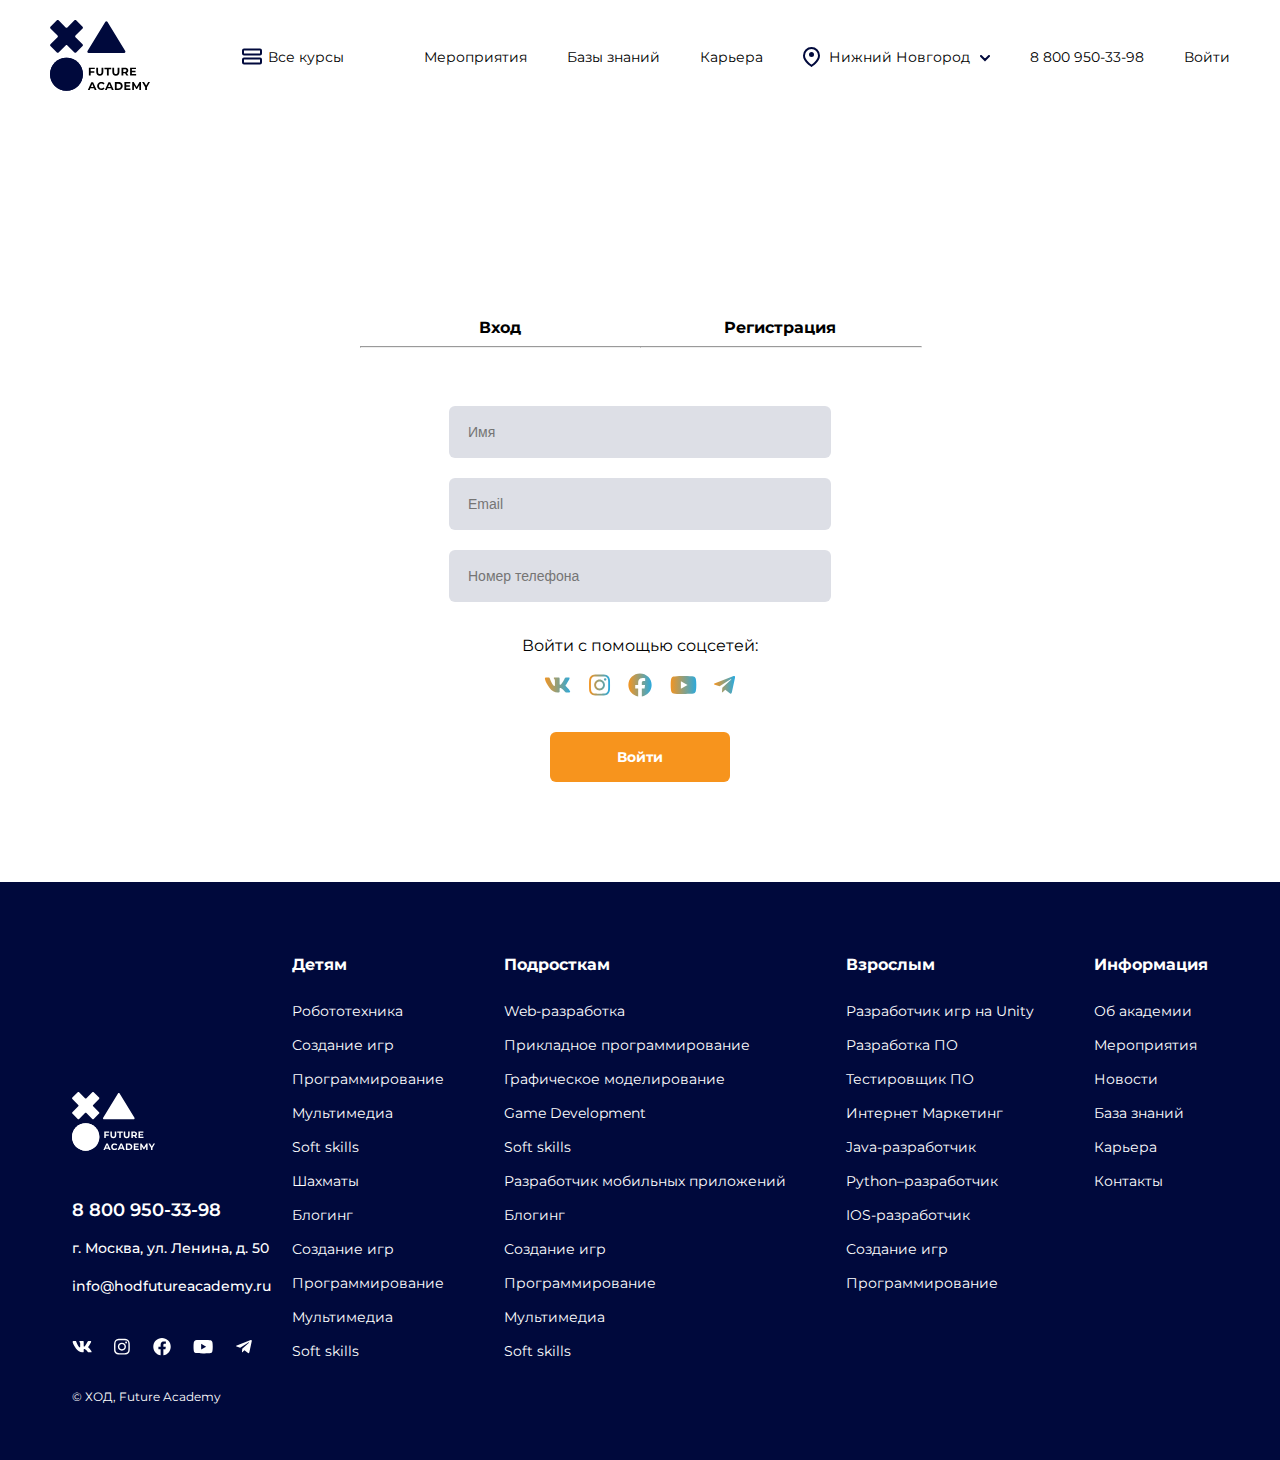
<file: registration.html>
<!DOCTYPE html>
<html lang="en">

<head>
    <meta charset="UTF-8">
    <title>Форма регистрации</title>
    <link rel="stylesheet" href="reset.css">
	<link rel="stylesheet" href="style.css">
	<meta name="viewport" content="width=device-width, initial-scale=1">
</head>

<body>

    <header class="header">

		<!--Логотип-->
		<a href="index.html"><svg width="100" height="71" viewBox="0 0 100 71" fill="none" xmlns="http://www.w3.org/2000/svg" id="logo">
				<path d="M16.4671 70.6464C7.38524 70.6464 0 63.2611 0 54.1793C0 45.0974 7.38524 37.7122 16.4671 37.7122C25.549 37.7122 32.9342 45.0974 32.9342 54.1793C32.9342 63.311 25.549 70.6464 16.4671 70.6464Z" fill="#00093C" />
				<path d="M16.4671 70.6464C7.38524 70.6464 0 63.2611 0 54.1793C0 45.0974 7.38524 37.7122 16.4671 37.7122C25.549 37.7122 32.9342 45.0974 32.9342 54.1793C32.9342 63.311 25.549 70.6464 16.4671 70.6464Z" fill="#00093C" />
				<path d="M55.3895 1.8336L37.5251 31.0253C37.0261 31.8736 37.575 32.9215 38.5232 32.9215H56.3875H74.2518C75.1999 32.9215 75.7488 31.8237 75.2498 31.0253L57.3855 1.8336C56.8865 1.08509 55.8386 1.08509 55.3895 1.8336Z" fill="#00093C" />
				<path d="M32.5847 6.77396L26.1475 0.336827C25.6984 -0.112276 24.9 -0.112276 24.4509 0.336827L17.3651 7.42267C16.916 7.87177 16.1176 7.87177 15.6685 7.42267L8.58263 0.336827C8.13353 -0.112276 7.33513 -0.112276 6.88602 0.336827L0.448888 6.77396C-0.000215138 7.22307 -0.000215138 8.02147 0.448888 8.47058L7.53472 15.5564C7.98382 16.0055 7.98382 16.8039 7.53472 17.253L0.448888 24.3389C-0.000215138 24.788 -0.000215138 25.5864 0.448888 26.0355L6.88602 32.4726C7.33513 32.9217 8.13353 32.9217 8.58263 32.4726L15.6685 25.3868C16.1176 24.9377 16.916 24.9377 17.3651 25.3868L24.4509 32.4726C24.9 32.9217 25.6984 32.9217 26.1475 32.4726L32.5847 26.0355C33.0338 25.5864 33.0338 24.788 32.5847 24.3389L25.4988 17.253C25.0497 16.8039 25.0497 16.0055 25.4988 15.5564L32.5847 8.47058C33.0837 8.02147 33.0837 7.27297 32.5847 6.77396Z" fill="#00093C" />
				<path d="M40.6685 49.0892V51.185H44.3112V52.6321H40.6685V55.4764H38.8721V47.6421H44.7603V49.0892H40.6685Z" fill="black" />
				<path d="M47.2058 54.678C46.607 54.0792 46.2577 53.181 46.2577 52.0333V47.6421H48.0541V51.9335C48.0541 53.3307 48.6529 54.0293 49.8006 54.0293C50.3495 54.0293 50.7986 53.8796 51.098 53.5303C51.3974 53.181 51.5471 52.682 51.5471 51.9335V47.6421H53.3435V52.0333C53.3435 53.181 53.0441 54.0792 52.3954 54.678C51.7966 55.2768 50.8984 55.6261 49.8006 55.6261C48.7028 55.6261 47.8046 55.2768 47.2058 54.678Z" fill="black" />
				<path d="M56.9361 49.1391H54.441V47.6421H61.2275V49.1391H58.7325V55.4764H56.9361V49.1391Z" fill="black" />
				<path d="M63.2733 54.678C62.6745 54.0792 62.3252 53.181 62.3252 52.0333V47.6421H64.1216V51.9335C64.1216 53.3307 64.7204 54.0293 65.8681 54.0293C66.417 54.0293 66.8661 53.8796 67.1655 53.5303C67.4649 53.181 67.6146 52.682 67.6146 51.9335V47.6421H69.411V52.0333C69.411 53.181 69.1116 54.0792 68.4629 54.678C67.8641 55.2768 66.9659 55.6261 65.8681 55.6261C64.7703 55.6261 63.922 55.2768 63.2733 54.678Z" fill="black" />
				<path d="M76.4971 55.4768L75.0001 53.2812H74.9003H73.3035V55.4768H71.5071V47.6924H74.9003C75.5989 47.6924 76.1977 47.7922 76.6967 48.0417C77.1957 48.2912 77.5949 48.5906 77.8943 49.0397C78.1438 49.4389 78.2935 49.9878 78.2935 50.5367C78.2935 51.1355 78.1438 51.6345 77.8943 52.0337C77.5949 52.4329 77.1957 52.7822 76.6967 52.9818L78.4432 55.4768H76.4971V55.4768ZM76.048 49.4888C75.7486 49.2393 75.3494 49.1395 74.8005 49.1395H73.3035V51.884H74.8005C75.3494 51.884 75.7486 51.7842 76.048 51.5347C76.3474 51.2852 76.4472 50.9858 76.4472 50.5367C76.4971 50.0377 76.3474 49.7383 76.048 49.4888Z" fill="black" />
				<path d="M86.1279 54.0293V55.4764H80.09V47.6421H85.9782V49.0892H81.8864V50.7858H85.4792V52.2329H81.8864V54.0293H86.1279Z" fill="black" />
				<path d="M44.012 68.2512H40.3693L39.6707 69.9478H37.8243L41.3174 62.1633H43.1138L46.6068 69.9478H44.7106L44.012 68.2512ZM43.4631 66.9039L42.2156 63.9098L40.9681 66.9039H43.4631Z" fill="black" />
				<path d="M49.2017 69.5485C48.553 69.1992 48.054 68.7002 47.7047 68.1014C47.3554 67.5026 47.1558 66.804 47.1558 66.0056C47.1558 65.257 47.3554 64.5584 47.7047 63.9097C48.054 63.3109 48.6029 62.8119 49.2017 62.4626C49.8504 62.1133 50.549 61.9636 51.3474 61.9636C52.046 61.9636 52.6448 62.0634 53.1937 62.3129C53.7426 62.5624 54.1917 62.9117 54.5909 63.3608L53.4432 64.4087C52.8943 63.8099 52.2456 63.5105 51.4971 63.5105C50.9981 63.5105 50.5989 63.6103 50.1997 63.8099C49.8005 64.0095 49.5011 64.3089 49.3015 64.7081C49.1019 65.1073 49.0021 65.5065 49.0021 66.0056C49.0021 66.5046 49.1019 66.9038 49.3015 67.303C49.5011 67.7022 49.8005 68.0016 50.1997 68.2012C50.5989 68.4008 50.9981 68.5006 51.4971 68.5006C52.2955 68.5006 52.9442 68.2012 53.4432 67.5525L54.5909 68.6004C54.2416 69.0495 53.7426 69.3988 53.1937 69.6483C52.6448 69.8978 52.046 69.9976 51.3474 69.9976C50.5989 70.0475 49.8504 69.8978 49.2017 69.5485Z" fill="black" />
				<path d="M61.1277 68.2512H57.485L56.7864 69.9478H54.9401L58.4331 62.1633H60.2295L63.7225 69.9478H61.8263L61.1277 68.2512ZM60.5788 66.9039L59.3313 63.9098L58.0838 66.9039H60.5788Z" fill="black" />
				<path d="M64.8704 62.1133H68.4133C69.2616 62.1133 70.0101 62.263 70.6588 62.6123C71.3075 62.9117 71.8065 63.4107 72.1558 63.9596C72.5051 64.5584 72.7047 65.2071 72.7047 66.0055C72.7047 66.8039 72.5051 67.4526 72.1558 68.0514C71.8065 68.6502 71.3075 69.0993 70.6588 69.3987C70.0101 69.6981 69.2616 69.8977 68.4133 69.8977H64.8704V62.1133ZM68.3135 68.4506C69.1119 68.4506 69.7107 68.251 70.1598 67.8019C70.6089 67.3528 70.8584 66.754 70.8584 66.0554C70.8584 65.3069 70.6089 64.7081 70.1598 64.3089C69.7107 63.8598 69.062 63.6602 68.3135 63.6602H66.6668V68.5005H68.3135V68.4506Z" fill="black" />
				<path d="M80.4391 68.5005V69.9476H74.4011V62.1133H80.2894V63.5604H76.1975V65.257H79.8403V66.6542H76.1975V68.5005H80.4391Z" fill="black" />
				<path d="M89.3214 69.9476V65.257L87.026 69.0993H86.2276L83.9322 65.3568V69.9476H82.2356V62.1133H83.7326L86.6268 66.9536L89.521 62.1133H91.0181V69.9476H89.3214Z" fill="black" />
				<path d="M96.9561 67.1532V69.9476H95.1596V67.1532L92.1157 62.1133H94.0618L96.1577 65.6063L98.2036 62.1133H100L96.9561 67.1532Z" fill="black" />
			</svg></a>
		<ul class="navbar">
			<a href="all-courses.html" class="navbar-item " id="navbar-item-courses">
				<svg width="20" height="17" viewBox="0 0 20 17" fill="none" xmlns="http://www.w3.org/2000/svg" id="burger">
					<rect x="1" y="1.51392" width="18" height="4.99717" rx="1" stroke="#00093C" stroke-width="2" />
					<rect x="1" y="10.4858" width="18" height="5" rx="1" stroke="#00093C" stroke-width="2" />
				</svg>
			</a>
			<li class="navbar-item"><a class="navbar-item" href="all-courses.html">Все курсы</a></li>
			<li class="navbar-item"><a href="all-events.html">Мероприятия</a></li>
			<li class="navbar-item"><a href="">Базы знаний</a></li>
			<li class="navbar-item"><a href="career.html">Карьера</a></li>

			<svg width="17" height="20" viewBox="0 0 17 20" fill="none" xmlns="http://www.w3.org/2000/svg" id="pin">
				<path d="M16 8.5C16 11.3282 14.13 13.9545 12.0535 15.9699C11.036 16.9575 10.0146 17.754 9.24613 18.304C8.95504 18.5123 8.70155 18.6843 8.5 18.8171C8.29845 18.6843 8.04496 18.5123 7.75387 18.304C6.98537 17.754 5.96395 16.9575 4.94648 15.9699C2.86999 13.9545 1 11.3282 1 8.5C1 4.35786 4.35786 1 8.5 1C12.6421 1 16 4.35786 16 8.5Z" stroke="#00093C" stroke-width="2" />
				<circle cx="8.5" cy="7.5" r="2.5" fill="#00093C" />
			</svg>

			<a href="">
				<li class="navbar-item" id="city">Нижний Новгород </li>
			</a>

			<a href="#"><svg width="10" height="7" viewBox="0 0 10 7" fill="none" xmlns="http://www.w3.org/2000/svg" id="arrow">
					<path d="M1 1L5 5L9 1" stroke="#00093C" stroke-width="2" stroke-linecap="round" />
				</svg></a>
			<li class="navbar-item"><a href="tel:8 800 950-33-98" id="number">8 800 950-33-98 </a></li>
			<li class="navbar-item join"><a href="registration.html">Войти</a></li>
			<nav class="burger-menu">
				<a href="#">
					<div class="burger-btn">
						<span class="burger-span"></span>
					</div>
				</a>
				<nav class="burger-menu-nav">
<a href="all-courses.html" class="burger-menu-link">Все курсы</a>
<a href="all-events.html" class="burger-menu-link">Мероприятия</a>
<a href="#" class="burger-menu-link">Базы знаний</a>
<a href="career.html" class="burger-menu-link">Карьера</a>

<a href="registration.html" class="burger-menu-link">Войти</a>
				</nav>
			</nav>
		</ul>

	</header>	

    <form action="get" name="registration" class="registration">
        <div class="registration-title">
            <div class="sign-in"><a href="#" class="sign-in">Вход </a> <br>
                <hr>
            </div>
            <div class="sign-up"><a href="#" class="sign-in">Регистрация</a> <br>
                <hr>
            </div>
        </div>
        <input type="text" class="registration-input registration-input1" id="reg-name" placeholder="Имя">
        <input type="text" class="registration-input registration-input2" placeholder="Email">
        <input type="text" class="registration-input registration-input3" placeholder="Номер телефона">
        <span>Войти с помощью соцсетей:</span>
        <div class="registration-icons">
            <a href="#"><img src="icons/reg-vk.svg" alt=""></a>
            <a href="#"><img src="icons/reg-inst.svg" alt=""></a>
            <a href="#"><img src="icons/reg-fb.svg" alt=""></a>
            <a href="#"><img src="icons/reg-youtube.svg" alt=""></a>
            <a href="#"><img src="icons/reg-tg.svg" alt=""></a>
        </div>
        <button class="reg-btn">Войти</button>
    </form>

    <footer class="footer">
        <div class="footer-container">
            <div class="requisites">
               <a href="index.html">
                <img src="img/white-logo.svg" alt="" class="white-logo"></a>
                <div class="phone-number"><a href="tel:8 800 950-33-98">8 800 950-33-98 </a></div>
                <div class="addres">г. Москва, ул. Ленина, д. 50</div>
                <div class="company-mail"><a href="mailto:info@hodfutureacademy.ru">info@hodfutureacademy.ru</a></div>
                <div class="icons">
                    <a href=""> <img src="icons/vk.svg" alt=""></a>
                    <a href=""><img src="icons/inst.svg" alt=""></a>
                    <a href=""><img src="icons/facebook.svg" alt=""></a>
                    <a href=""><img src="icons/youtube.svg" alt=""></a>
                    <a href=""><img src="icons/telegram.svg" alt=""></a>
                </div>
                <div class="copyrights">© ХОД, Future Academy</div>
            </div>
            <div class="footer-list">
                <ul class="footer-title footer-title1">
                    <h3 class="footer-item-title">Детям</h3>
                    <a href="">
                        <li class="footer-item">Робототехника</li>
                    </a>
                    <a href="" class="footer-link">
                        <li class="footer-item">Создание игр</li>
                    </a>
                    <a href="">
                        <li class="footer-item">Программирование</li>
                    </a>
                    <a href="">
                        <li class="footer-item">Мультимедиа</li>
                    </a>
                    <a href="">
                        <li class="footer-item">Soft skills</li>
                    </a>
                    <a href="">
                        <li class="footer-item">Шахматы</li>
                    </a>
                    <a href="">
                        <li class="footer-item">Блогинг</li>
                    </a>
                    <a href="">
                        <li class="footer-item">Создание игр</li>
                    </a>
                    <a href="">
                        <li class="footer-item">Программирование</li>
                    </a>
                    <a href="">
                        <li class="footer-item">Мультимедиа</li>
                    </a>
                    <a href="">
                        <li class="footer-item">Soft skills</li>
                    </a>
                </ul>
                <ul class="footer-title footer-title1">
                    <h3 class="footer-item-title">Подросткам</h3>
                    <a href="#"><li class="footer-item">Web-разработка</li></a>
                    <a href="#"><li class="footer-item">Прикладное программирование</li></a>
                    <a href="#"><li class="footer-item">Графическое моделирование</li></a>
                    <a href="#"><li class="footer-item">Game Development</li></a>
                    <a href="#"><li class="footer-item">Soft skills</li></a>
                    <a href="#"><li class="footer-item">Разработчик мобильных приложений</li></a>
                    <a href="#"><li class="footer-item">Блогинг</li></a>
                    <a href="#"><li class="footer-item">Создание игр</li></a>
                    <a href="#"><li class="footer-item">Программирование</li></a>
                    <a href="#"><li class="footer-item">Мультимедиа</li></a>
                    <a href="#"><li class="footer-item">Soft skills</li></a>
                </ul>
                <ul class="footer-title footer-title1">
                    <h3 class="footer-item-title">Взрослым</h3>
                    <a href="#"><li class="footer-item">Разработчик игр на Unity</li></a>
                    <a href="#"><li class="footer-item">Разработка ПО</li></a>
                    <a href="#"><li class="footer-item">Тестировщик ПО</li></a>
                    <a href="#"><li class="footer-item">Интернет Маркетинг</li></a>
                    <a href="#"><li class="footer-item">Java-разработчик</li></a>
                    <a href="#"><li class="footer-item">Python–разработчик</li></a>
                    <a href="#"><li class="footer-item">IOS-разработчик</li></a>
                   <a href="#"> <li class="footer-item">Создание игр</li></a>
                    <a href="#"><li class="footer-item">Программирование</li></a>
                </ul>
                <ul class="footer-title">
                    <h3 class="footer-item-title">Информация</h3>
                    <a href="#"><li class="footer-item">Об академии</li></a>
                    <a href="#"><li class="footer-item">Мероприятия</li></a>
                        <a href="#"><li class="footer-item">Новости</li></a>
                    <a href="#"><li class="footer-item">База знаний</li></a>
                    <a href="#"><li class="footer-item">Карьера</li></a>
                    <a href="#"><li class="footer-item">Контакты</li></a>
                </ul>
            </div>
        </div>
    </footer>
<script src="script.js"></script>
</body>

</html>
</file>
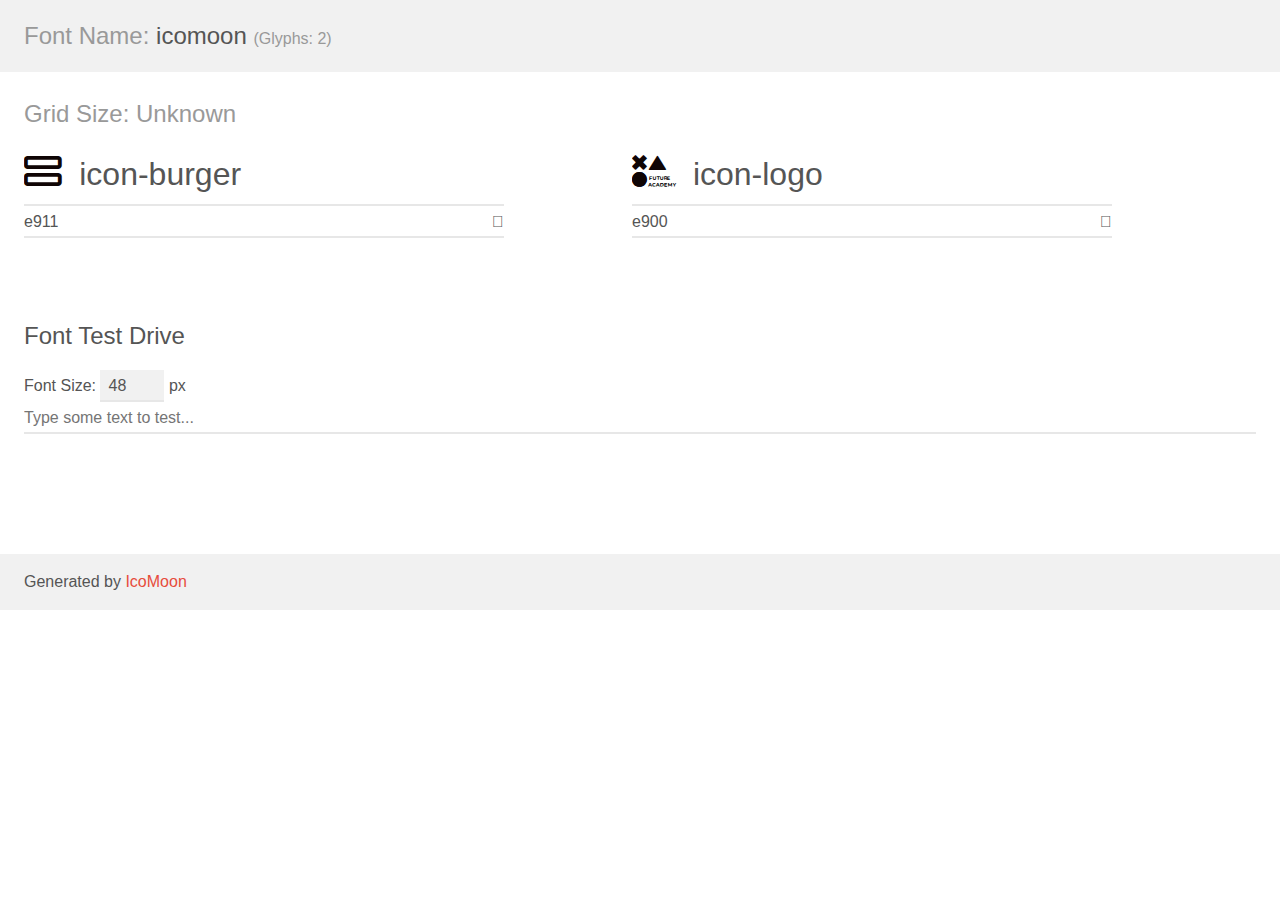
<file: fonts/icomoon/demo.html>
<!doctype html>
<html>
<head>
    <meta charset="utf-8">
    <title>IcoMoon Demo</title>
    <meta name="description" content="An Icon Font Generated By IcoMoon.io">
    <meta name="viewport" content="width=device-width, initial-scale=1">
    <link rel="stylesheet" href="demo-files/demo.css">
    <link rel="stylesheet" href="style.css"></head>
<body>
    <div class="bgc1 clearfix">
        <h1 class="mhmm mvm"><span class="fgc1">Font Name:</span> icomoon <small class="fgc1">(Glyphs:&nbsp;2)</small></h1>
    </div>
    <div class="clearfix mhl ptl">
        <h1 class="mvm mtn fgc1">Grid Size: Unknown</h1>
        <div class="glyph fs1">
            <div class="clearfix bshadow0 pbs">
                <span class="icon-burger"><span class="path1"></span><span class="path2"></span></span>
                <span class="mls"> icon-burger</span>
            </div>
            <fieldset class="fs0 size1of1 clearfix hidden-false">
                <input type="text" readonly value="e911" class="unit size1of2" />
                <input type="text" maxlength="1" readonly value="&#xe911;" class="unitRight size1of2 talign-right" />
            </fieldset>
            <div class="fs0 bshadow0 clearfix hidden-true">
                <span class="unit pvs fgc1">liga: </span>
                <input type="text" readonly value="" class="liga unitRight" />
            </div>
        </div>
        <div class="glyph fs1">
            <div class="clearfix bshadow0 pbs">
                <span class="icon-logo"><span class="path1"></span><span class="path2"></span><span class="path3"></span><span class="path4"></span><span class="path5"></span><span class="path6"></span><span class="path7"></span><span class="path8"></span><span class="path9"></span><span class="path10"></span><span class="path11"></span><span class="path12"></span><span class="path13"></span><span class="path14"></span><span class="path15"></span><span class="path16"></span><span class="path17"></span></span>
                <span class="mls"> icon-logo</span>
            </div>
            <fieldset class="fs0 size1of1 clearfix hidden-false">
                <input type="text" readonly value="e900" class="unit size1of2" />
                <input type="text" maxlength="1" readonly value="&#xe900;" class="unitRight size1of2 talign-right" />
            </fieldset>
            <div class="fs0 bshadow0 clearfix hidden-true">
                <span class="unit pvs fgc1">liga: </span>
                <input type="text" readonly value="" class="liga unitRight" />
            </div>
        </div>
    </div>

    <!--[if gt IE 8]><!-->
    <div class="mhl clearfix mbl">
        <h1>Font Test Drive</h1>
        <label>
            Font Size: <input id="fontSize" type="number" class="textbox0 mbm"
            min="8" value="48" />
            px
        </label>
        <input id="testText" type="text" class="phl size1of1 mvl"
        placeholder="Type some text to test..." value=""/>
        <div id="testDrive" class="icon-" style="font-family: icomoon">&nbsp;
        </div>
    </div>
    <!--<![endif]-->
    <div class="bgc1 clearfix">
        <p class="mhl">Generated by <a href="https://icomoon.io/app">IcoMoon</a></p>
    </div>

    <script src="demo-files/demo.js"></script>
</body>
</html>
</file>
<file: style.css>
@import url("https://fonts.googleapis.com/css2?family=Montserrat:wght@500;700&display=swap");
body {
  padding: 0;
  margin: auto;
  font-family: 'Montserrat'; }

.header {
  width: 1180px;
  margin: 0 auto;
  display: flex;
  justify-content: space-between;
  padding: 20px 0; }
  .header li:hover {
    opacity: 0.5; }

.header-blue {
  background-color: #00093C; }

.burger {
  display: none; }

.header-blue-container {
  display: flex;
  justify-content: space-between;
  padding: 20px 0;
  max-width: 1180px;
  width: 1180px;
  margin: 0 auto;
  color: #fff; }
  .header-blue-container .navbar a {
    color: #fff; }
  .header-blue-container li:hover {
    opacity: 0.6; }

.white-burger {
  margin-right: 6px; }

.bg-mobile {
  display: none; }

.navbar {
  max-width: inherit;
  margin: 0;
  display: flex;
  align-items: center;
  justify-content: space-evenly;
  font-family: 'Montserrat';
  font-weight: 500px; }

.navbar-item {
  display: inline-block;
  list-style: none;
  margin-right: 40px;
  font-size: 14px; }

.navbar-item a {
  text-decoration: none;
  color: #000; }

#burger {
  margin-right: 6px; }

.join {
  margin-right: 0 !important; }

#city {
  color: #000;
  margin-right: 10px; }

#pin {
  margin-right: 9px; }

#white-pin {
  margin-right: 9px; }

#arrow {
  margin-right: 40px; }

#white-arrow {
  margin-right: 40px; }

.container {
  display: flex; }

.main {
  background: url(img/slider.png) 895px 0 no-repeat, #00093C url(img/points.png) -130px 0 repeat;
  background-size: contain;
  height: 480px;
  width: 100%;
  z-index: 0;
  margin-bottom: 100px; }

.main-container {
  padding-top: 123px;
  max-width: 1180px;
  margin: 0 auto;
  display: flex;
  overflow: hidden; }

.title {
  padding: 0;
  margin: 0;
  color: #fff;
  font-size: 36px;
  font-weight: 700; }

.title-item1 {
  margin-bottom: 26px; }

.title-item2 {
  margin-bottom: 44px;
  color: #fff; }

.title-description {
  color: #fff;
  font-size: 20px;
  font-weight: 500; }

.svg {
  position: absolute; }

#cross {
  position: relative;
  top: -227px;
  left: -167px; }

#first-line {
  position: relative;
  right: 168px;
  top: 78px; }

#triangle {
  position: relative; }

#circle {
  position: relative;
  top: -284px;
  left: 162px; }

#line-second {
  position: relative;
  top: -168px;
  left: -109px; }

#line-third {
  position: relative;
  top: -216px;
  right: 67px; }

#triangle-second {
  position: relative;
  top: -260px;
  right: -100px; }

.filters {
  max-width: 900px;
  margin: auto;
  display: flex;
  justify-content: space-evenly;
  margin-bottom: 18px; }
  .filters a {
    text-decoration: none;
    color: #000; }

.filters-item {
  display: flex;
  align-items: center; }
  .filters-item div:hover {
    opacity: 0.6; }

#children-svg {
  margin-right: 16px; }

.svg-sort {
  margin-right: 16px; }

.hr-undersort {
  width: 850px; }

.subjects {
  max-width: 760px;
  margin: auto;
  display: flex; }
  .subjects a {
    text-decoration: none; }

.subjects-list {
  margin: 0;
  padding: 0; }
  .subjects-list li:hover {
    box-shadow: 0 0 20px #27AAE1; }

.subjects-item {
  display: inline-block;
  border: 1px solid #000;
  padding: 16px 20px;
  border-radius: 6px;
  margin: 10px;
  text-decoration: none;
  color: #000;
  list-style: none;
  box-shadow: 0 0 4px #27AAE1; }
  .subjects-item a {
    text-decoration: none;
    color: #000; }

.svg-owl {
  max-width: 211px; }

.owl {
  position: relative;
  right: 105px;
  bottom: -240px; }

.owl-cloud {
  position: relative;
  bottom: 180px;
  right: 63px;
  z-index: -1; }

.owl-text {
  max-width: 260px;
  position: relative;
  bottom: 366px;
  left: -45px; }

.video-container {
  display: flex;
  justify-content: center; }

.video {
  margin: 50px auto;
  margin-bottom: 116px;
  background-color: #00093C;
  box-shadow: 0 0 4px #00093C;
  border-radius: 20px;
  background-image: linear-gradient(rgba(0, 9, 60, 0.6), rgba(0, 9, 60, 0.6)), url(/img/video.png); }

.statistics {
  margin: 0 auto;
  max-width: 1180px;
  font-weight: 700;
  font-size: 24px; }

.statistic-item {
  max-width: 1180px;
  margin: 0 auto;
  display: flex;
  justify-content: space-between; }

.statistic-title {
  color: #E5E5E5;
  font-weight: 700;
  font-size: 86px;
  line-height: 105px;
  text-transform: capitalize;
  background: linear-gradient(135deg, #eb934f 10%, #63a9da 50%);
  -webkit-background-clip: text;
  -webkit-text-stroke: 8px transparent; }

.count-courses {
  margin-right: 100px; }

.statistic-text {
  font-weight: 500;
  font-size: 20px;
  line-height: 34px;
  max-width: 250px;
  margin-bottom: 82px; }

.main-info {
  max-width: 1100px;
  margin: 0 auto;
  padding: 20px 40px;
  border-radius: 20px;
  background-color: #F7BC75;
  display: flex;
  align-items: center;
  margin-bottom: 20px; }

.events-main-info {
  max-width: 1100px;
  margin: 0 auto;
  padding: 20px 40px;
  border-radius: 20px;
  background-color: #F7BC75;
  display: flex;
  align-items: center;
  margin-bottom: 20px; }

.register {
  display: inline-block;
  border: 2px solid #000;
  border-radius: 10px;
  padding: 17px 61px;
  max-height: 60px;
  display: flex;
  align-items: center;
  text-decoration: none;
  color: #000; }
  .register:hover {
    background-color: #fff;
    transition: 0.5s; }

.date {
  margin-right: 53px; }

.number {
  font-size: 86px;
  font-weight: bold; }

.number-date {
  font-size: 27px; }

#description-title {
  font-weight: 500;
  font-size: 36px;
  line-height: 26px;
  margin-bottom: 29px; }

.description-text {
  font-weight: 400;
  font-size: 18px;
  line-height: 26px;
  color: #333333; }

.register-text {
  margin-right: 10px; }

.blocks {
  display: flex;
  justify-content: center;
  text-align: center;
  margin-bottom: 100px; }

.program-courses {
  padding: 33px 0 50px 0;
  width: 480px;
  background-color: #C5DDFF;
  border-radius: 20px;
  margin-right: 20px; }

.monitor {
  margin-bottom: 37px; }

.program-title {
  margin-bottom: 41px;
  font-weight: 500;
  font-size: 24px;
  line-height: 26px; }

.program-text {
  padding: 0 40px;
  margin-bottom: 61px; }

.program-link {
  padding: 12px 61px;
  width: 222px;
  border: 2px solid #00093C;
  border-radius: 10px;
  text-decoration: none;
  color: #000; }
  .program-link:hover {
    background-color: #fff;
    transition: 0.5s; }

.top-blocks {
  display: flex;
  margin-bottom: 20px; }
  .top-blocks a {
    text-decoration: none;
    color: #000; }

.news1,
.world {
  width: 330px;
  height: 220px;
  padding-top: 33px;
  font-weight: 500;
  font-size: 24px;
  line-height: 26px; }
  .news1 img,
  .world img {
    margin-bottom: 46px; }
  .news1 a,
  .world a {
    text-decoration: none;
    color: #000; }

.news1 {
  background-color: #B8EFCF;
  margin-right: 20px;
  border-radius: 20px; }

.world {
  background-color: #FFEEF6;
  border-radius: 20px; }

.bottom {
  text-align: start;
  display: flex;
  background-color: #FFE38E;
  border-radius: 20px;
  padding: 58px 0 58px 50px;
  max-width: 680px;
  transition: 0.4s ease; }
  .bottom img {
    margin-right: 60px; }

.try-link {
  transition: 0.4s ease;
  text-decoration: none;
  color: #000; }
  .try-link :hover {
    background-color: #fff; }

.bottom-title {
  font-weight: 500;
  font-size: 24px;
  line-height: 26px;
  margin-bottom: 30px; }

.bottom-text {
  font-weight: 400;
  font-size: 16px;
  line-height: 24px;
  color: #333333;
  max-width: 400px; }

.greetings {
  text-align: center;
  font-weight: 700;
  font-size: 36px;
  line-height: 34px;
  margin-bottom: 60px; }

.characteristics {
  display: flex;
  justify-content: space-evenly;
  width: 1180px;
  margin: 0 auto;
  margin-bottom: 158px; }

.characteristics-item {
  text-align: center; }
  .characteristics-item img {
    margin-bottom: 30px; }

.char-text {
  max-width: 280px; }

.user-data {
  margin: 0 auto;
  width: 1180px;
  background-color: #FFFFFF;
  border-radius: 20px;
  box-shadow: 0 0 2px #27AAE1; }

.user-info {
  display: flex;
  justify-content: flex-end; }

.user-name {
  margin-bottom: 20px; }
  .user-name input {
    background: rgba(0, 9, 60, 0.1);
    border-radius: 6px;
    width: 421px;
    border: none;
    padding: 16px 0 16px 19px; }

.phone-block {
  width: 210px; }
  .phone-block input {
    width: 190px;
    background: rgba(0, 9, 60, 0.1);
    border-radius: 6px;
    border: none;
    padding: 16px 0 16px 19px; }
  .phone-block p {
    width: 210px;
    font-size: 11px;
    display: -webkit-flex;
    display: -moz-flex;
    display: -ms-flex;
    display: -o-flex;
    display: flex;
    text-align: start;
    margin-top: 20px; }

.mail-block {
  width: 210px;
  margin-left: 20px;
  text-align: center; }
  .mail-block input {
    width: 190px;
    background: rgba(0, 9, 60, 0.1);
    border-radius: 6px;
    border: none;
    padding: 16px 0 16px 19px; }

.username {
  background-color: rgba(0, 9, 60, 0.1);
  border-radius: 6px;
  padding: 16px 0 16px 19px;
  border: none; }

.registration-icons {
  align-items: center; }

.send-btn {
  margin-top: 20px;
  background: #F7941D;
  border-radius: 6px;
  width: 210px;
  padding: 12px 56px;
  color: #fff;
  border: none;
  font-family: 'Montserrat';
  font-style: normal;
  font-weight: 700;
  font-size: 14px;
  line-height: 26px;
  cursor: pointer; }
  .send-btn :hover {
    transition: .8s;
    background: blue; }

.form {
  width: 1140px;
  background: #FFFFFF;
  border-radius: 20px;
  box-shadow: 0 0 6px #27AAE1;
  margin: 0 auto;
  padding: 40px 40px 40px 0;
  text-align: end;
  margin-bottom: 5px; }

.position {
  margin: 0 auto;
  width: 1180px;
  position: sticky; }

owl-svg {
  position: absolute;
  display: flex;
  overflow: hidden; }

.big-owl {
  position: absolute;
  top: 11px; }

.big-cloud {
  position: absolute;
  left: 267px;
  top: 20px;
  z-index: 1; }

.cloud-question {
  position: absolute;
  width: 352.8px;
  z-index: 2;
  left: 320px;
  top: 65px; }
  .cloud-question h2 {
    margin-bottom: 20px;
    font-weight: bold;
    font-size: 20px; }

.footer {
  max-width: 100%;
  background-color: #00093C;
  padding: 70px 0 56px 0;
  margin: 0 auto;
  overflow: hidden; }

.requisites {
  margin-top: 140px; }

.white-logo {
  margin-bottom: 43px; }

.phone-number {
  font-weight: 600;
  font-size: 18px;
  line-height: 26px;
  margin-bottom: 12px; }
  .phone-number a {
    text-decoration: none;
    color: #fff; }

.addres {
  font-weight: 500;
  font-size: 14px;
  line-height: 26px;
  margin-bottom: 12px;
  color: #fff; }

.company-mail {
  font-weight: 500;
  font-size: 14px;
  line-height: 26px;
  margin-bottom: 38px; }
  .company-mail a {
    color: #fff;
    text-decoration: none; }

.icons {
  max-width: 180px;
  display: flex;
  justify-content: space-between;
  margin-bottom: 30px;
  align-items: center; }

.copyrights {
  color: #fff;
  font-weight: 400;
  font-size: 12px;
  line-height: 15px; }

.footer-title {
  margin: 0;
  padding: 0;
  color: #fff; }
  .footer-title a {
    text-decoration: none; }
  .footer-title li:hover {
    color: #363636; }

.footer-item {
  list-style: none;
  margin: 0;
  padding: 0;
  color: #fff; }

.footer-container {
  margin: 0 auto;
  width: 1180px;
  display: flex;
  justify-content: space-evenly; }

.footer-list {
  display: flex;
  justify-content: space-between; }

.footer-title1 {
  margin-right: 60px; }

.footer-item-title {
  font-weight: 700;
  font-size: 16px;
  line-height: 26px;
  margin-bottom: 16px; }

.footer-item {
  font-weight: 400;
  font-size: 14px;
  line-height: 34px; }

.all-courses-title {
  margin: 0;
  padding: 0;
  width: 1180px;
  margin: 0 auto;
  margin: 36px auto 57px auto; }

.level {
  margin: 0;
  padding: 0;
  margin-bottom: 21px;
  font-weight: 500;
  font-size: 16px;
  line-height: 20px; }

.all-program {
  margin: 0;
  padding: 0;
  width: 1180px;
  margin: 0 auto;
  display: flex; }

.radio-filters {
  width: 280px;
  margin-right: 23px; }

.all-courses-hr {
  width: 1180px;
  margin-bottom: 26px; }

.radio-button {
  margin: 0;
  padding: 0; }

.radio-block {
  margin-bottom: 25px; }

.radio-hr {
  width: 100%; }

.slidecontainer {
  width: 100%;
  margin: 21px 0 80px 0; }

.adv {
  width: 280px;
  height: 400px;
  background-color: #E0E0E0;
  border-radius: 20px;
  display: flex;
  align-items: center;
  justify-content: center; }

.branch {
  margin: 0;
  padding: 0;
  font-weight: 500;
  font-size: 16px;
  line-height: 20px;
  margin-bottom: 40px; }

.branch-nav {
  margin: 0;
  padding: 0;
  display: block; }
  .branch-nav a {
    text-decoration: none;
    margin-right: 20px;
    border: 2px solid #363636;
    border-radius: 6px;
    padding: 16px 20px; }
  .branch-nav a:hover {
    opacity: 0.6; }

.branch-nav-item {
  list-style: none;
  display: inline-block;
  color: #000;
  margin-bottom: 53.5px; }

.cards-item {
  width: 376px;
  margin-bottom: 20px;
  background-color: #C7EEFF;
  border-radius: 20px;
  box-shadow: 0 0 20px rgba(39, 170, 225, 0.9);
  padding: 28px 0 38px 29px; }
  .cards-item p {
    max-width: 358px;
    font-weight: 400;
    font-size: 12px;
    line-height: 18px;
    color: #4F4F4F;
    margin-bottom: 26px; }

.cards-link:hover {
  transform: scale(1.2);
  z-index: 1; }

.main-cards {
  display: flex;
  flex-wrap: wrap; }
  .main-cards a {
    text-decoration: none;
    color: #000;
    margin-right: 20px; }

.card-item-span {
  display: block;
  margin-bottom: 16.5px;
  font-weight: 400;
  font-size: 12px;
  line-height: 15px;
  color: #4F4F4F; }

.card-item-title {
  display: flex;
  align-items: center; }
  .card-item-title h2 {
    margin: 0;
    padding: 0;
    font-weight: 500;
    font-size: 18px;
    line-height: 22px;
    max-width: 329px;
    margin-bottom: 12px;
    color: #00093C; }
  .card-item-title img {
    margin-right: 20px; }

.duration {
  font-weight: 400;
  font-size: 12px;
  line-height: 15px; }

.chess-main {
  background-color: #00093C;
  color: #fff;
  width: 100%;
  overflow: hidden; }

.chess-main-container {
  width: 1180px;
  margin: 0 auto;
  max-width: 1180px;
  display: flex;
  justify-content: space-between;
  overflow: hidden; }

.chess-main-description {
  padding: 39px 0 30px 0; }

.chess-main-title {
  margin: 0;
  padding: 0;
  margin-bottom: 11px;
  font-weight: 700;
  font-size: 42px;
  line-height: 51px; }

.chess-main-subtitle {
  font-weight: 500;
  font-size: 24px;
  line-height: 29px; }

.chess-main-time {
  display: flex;
  margin: 37px 0 42px 0; }
  .chess-main-time hr {
    width: 100%; }

.chess-time-item {
  margin-right: 30px; }

.price {
  max-width: 285px;
  font-weight: 700;
  font-size: 28px;
  line-height: 34px;
  margin-bottom: 33px;
  display: block; }
  .price hr {
    width: 100%; }

.free-lesson {
  font-weight: 700;
  font-size: 28px;
  line-height: 34px;
  display: block;
  margin-bottom: 12px; }

.chess-main-advice {
  font-weight: 400;
  font-size: 16px;
  line-height: 20px;
  margin-bottom: 24px;
  display: block; }

.enroll-in-course {
  display: inline-block;
  padding: 12px 19px;
  font-weight: 700;
  font-size: 14px;
  line-height: 26px;
  color: #fff;
  background-color: #F7941D;
  border-radius: 6px;
  text-decoration: none;
  border: none;
  font-family: 'Montserrat';
  cursor: pointer; }

.couse-link {
  display: inline-block;
  text-decoration: none;
  font-family: 'Montserrat';
  font-style: normal;
  font-weight: 700;
  font-size: 14px;
  line-height: 26px; }

.chess-svg-container {
  width: 1180px;
  margin: 0 auto;
  width: 1180px;
  position: relative;
  display: inline;
  background: #00093C url(img/chess-main.png) 0 -77px no-repeat;
  background-size: cover; }

.hourse-svg1 {
  position: absolute;
  bottom: 436px;
  left: -89px; }

.circle-svg {
  position: absolute;
  top: 200px;
  left: -51px;
  z-index: 1; }

.chess-aim-container {
  width: 1180px;
  margin: 110px auto 142px auto;
  display: flex; }

.chess-owl {
  margin-right: 50px;
  width: 350px; }

.chess-owl-text {
  position: relative;
  display: inline-block;
  top: -52px;
  right: 41px; }

.chess-owl-span {
  position: relative;
  display: inline-block;
  bottom: 300px;
  right: -25px; }

.chess-aims {
  display: flex; }

.chess-figures {
  margin: 0 20px 0px 0;
  max-width: 180px; }
  .chess-figures h2 {
    margin: 0;
    padding: 0;
    margin-bottom: 14px;
    font-weight: 700;
    font-size: 24px;
    line-height: 29px; }
  .chess-figures span {
    font-weight: 400;
    font-size: 14px;
    line-height: 17px; }

.chess-figure1 {
  margin: 6px 0 16.5px 0; }

.chess-figure {
  margin-bottom: 16px; }

.chess-figures4 {
  margin-right: 0 !important; }

.chess-video-container {
  max-width: 1180px;
  width: 1180px;
  margin: 0 auto;
  display: flex;
  justify-content: center;
  margin-bottom: 68px; }

.chess-video-item {
  border-radius: 20px; }

.chess-description-container {
  max-width: 1180px;
  width: 1180px;
  margin: 0 auto;
  margin-bottom: 30px; }
  .chess-description-container h2 {
    margin: 0;
    padding: 0;
    margin-bottom: 20px;
    font-weight: 700;
    font-size: 36px;
    line-height: 34px; }
  .chess-description-container p {
    margin: 0;
    padding: 0;
    font-weight: 400;
    font-size: 18px;
    line-height: 26px;
    max-width: 900px;
    margin-bottom: 31px; }

.chess-icons {
  display: flex;
  justify-content: space-between;
  margin-bottom: 30px; }

.chess-ico {
  width: 180px; }
  .chess-ico span {
    display: inline-block; }

.chess-bg-container {
  width: 100%;
  background-size: cover;
  background: url(img/chess-bg.png) 0 0 repeat; }

.chess-bg-items {
  width: 1180px;
  margin: 0 auto; }

.chess-bg-item {
  display: flex;
  justify-content: space-between;
  color: #fff;
  margin-bottom: 52px; }
  .chess-bg-item p {
    width: 486px;
    font-weight: 400;
    font-size: 18px;
    line-height: 26px;
    margin-top: 91px; }

.chess-btn-container {
  display: flex;
  justify-content: center; }

.chess-bg-btn {
  background: #F7941D;
  border-radius: 10px;
  border: none;
  box-shadow: none;
  padding: 12px 21px;
  font-weight: 700;
  font-size: 14px;
  line-height: 26px;
  color: #fff;
  z-index: 2;
  cursor: pointer;
  font-family: "Montserrat"; }

.chess-underbg {
  background-color: #00093C;
  width: 100%;
  height: 50px;
  margin-bottom: 84px; }

.chess-academy-title {
  margin: 0;
  padding: 0;
  width: 1180px;
  margin: 0 auto; }
  .chess-academy-title hr {
    display: inline-block; }
  .chess-academy-title h2 {
    margin: 0;
    padding: 0;
    margin-bottom: 11px;
    font-weight: 700;
    font-size: 36px;
    line-height: 34px; }
  .chess-academy-title p {
    margin: 0;
    padding: 0;
    max-width: 979px;
    font-weight: 400;
    font-size: 18px;
    line-height: 26px; }

.course-title {
  margin: 86px 0 11px 0 !important; }

.enroll {
  margin-bottom: 71px; }

.our-teachers-container {
  width: 100%;
  background: url(img/full-points.png) 0 0 repeat, #00093C;
  background-size: contain;
  overflow: hidden;
  margin-bottom: 61px; }

.our-teachers {
  padding-top: 62px;
  width: 1180px;
  margin: 0 auto;
  color: #fff;
  font-weight: 700;
  font-size: 36px;
  line-height: 44px;
  margin-bottom: 91px; }

.teachers-title {
  margin: 0;
  padding: 0;
  display: block;
  text-align: center;
  margin-bottom: 42px; }

.teachers-cards {
  display: flex;
  justify-content: space-between; }

.teachers-card {
  text-align: center;
  width: 280px;
  height: 360px;
  background: #FFFFFF;
  border-radius: 20px;
  color: #000;
  transition: .6s ease; }
  .teachers-card:hover {
    transform: scale(1.3); }

.teacher {
  margin-bottom: 35px;
  margin-top: 30px; }

.teachers-name {
  margin: 0;
  padding: 0;
  font-weight: 700;
  font-size: 18px;
  line-height: 22px;
  margin-bottom: 20px;
  display: block; }

.teachers-description {
  padding-bottom: 40px;
  max-width: 240px;
  display: block;
  margin: 0 auto;
  font-weight: 500;
  font-size: 14px;
  line-height: 20px;
  color: #4F4F4F; }

.registration {
  margin: 204px auto 100px auto;
  max-width: 580px;
  text-align: center; }

.registration-title {
  display: flex;
  justify-content: center;
  font-weight: 700;
  font-size: 16px;
  line-height: 20px; }
  .registration-title a {
    text-decoration: none;
    color: #000; }
  .registration-title hr {
    width: 100%; }

.sign-up {
  width: 280px; }

.sign-in {
  width: 280px; }

.registration-input {
  display: block;
  margin: 0 auto;
  width: 361px;
  background: #DDDFE6;
  border-radius: 6px;
  height: 50px;
  font-size: 14px;
  border: none;
  padding-left: 19px; }

.registration-input1 {
  margin: 49.5px auto 20px auto; }

.registration-input2 {
  margin-bottom: 20px; }

.registration-input3 {
  margin-bottom: 36px; }

.registration-icons {
  width: 192px;
  margin: 19px auto 32px auto;
  display: flex;
  justify-content: space-between; }

.reg-btn {
  background: #F7941D;
  border-radius: 6px;
  width: 180px;
  height: 50px;
  border: none;
  color: #fff;
  font-family: 'Montserrat';
  font-style: normal;
  font-weight: 700;
  font-size: 14px;
  line-height: 26px;
  cursor: pointer; }

.events-main {
  margin: 0;
  padding: 0;
  width: 1180px;
  margin: 0 auto; }

.events-nav {
  margin: 19px auto 12px auto; }
  .events-nav a {
    text-decoration: none;
    color: #828282; }
  .events-nav img {
    margin-right: 10px; }

.mini-nav :not(last-child) {
  margin-right: 8px; }

.events-title {
  margin: 0;
  padding: 0;
  margin-bottom: 40px; }

.event-cards {
  display: flex;
  flex-wrap: nowrap; }

.event-card {
  display: block;
  width: 320px;
  padding: 27px 30px 38px 30px;
  background-color: #C7EEFF;
  border-radius: 20px;
  text-decoration: none;
  color: #000;
  margin: 0 20px 20px 0;
  transition: 1s ease; }
  .event-card p {
    color: #4F4F4F; }

.event-card-long {
  width: 780px;
  padding: 0;
  background-color: #B8EFCF;
  display: flex; }
  .event-card-long img {
    margin-right: 23px; }

.event-cards :last-child {
  margin-right: 0px; }

.long-card {
  padding-top: 27px; }
  .long-card span {
    margin-bottom: 29px; }
  .long-card h2 {
    margin: 0;
    padding: 0;
    color: #00093C;
    font-weight: 500;
    font-size: 18px;
    line-height: 22px;
    margin-bottom: 27px; }
  .long-card p {
    margin: 0;
    padding: 0;
    margin-bottom: 17px;
    max-width: 447px; }

.event-card-guy {
  background: url(img/event-guy.png) no-repeat;
  opacity: 0.6;
  background-size: cover;
  padding-top: 66px; }
  .event-card-guy h2 {
    color: #fff;
    font-weight: 600;
    font-size: 23px;
    line-height: 29px;
    margin-bottom: 35px; }
  .event-card-guy p {
    margin: 0;
    padding: 0;
    color: #fff; }

.burger-menu {
  display: none; }

.burger-btn {
  width: 40px;
  height: 40px;
  z-index: 30;
  position: relative; }

.burger-span::before,
.burger-span::after,
.burger-span {
  width: 20px;
  height: 2px;
  background-color: #000;
  position: absolute;
  top: 50%;
  right: 50%;
  margin-right: -10px;
  margin-top: -1px;
  transition: .6s ease; }

.burger-span:before,
.burger-span::after {
  content: ''; }

.burger-span:before {
  transform: translateY(5px); }

.burger-span:after {
  transform: translateY(-5px); }

.burger-active .burger-span:before {
  transform: rotate(45deg); }

.burger-active .burger-span:after {
  transform: rotate(-45deg); }

.burger-active .burger-span {
  background-color: transparent; }

#navbar-item-courses {
  margin: 0; }

.burger-menu-nav {
  display: flex;
  padding: 40px 10px;
  position: fixed;
  z-index: 20;
  font-display: flex;
  flex-flow: column;
  height: 100%;
  background-color: #fff;
  right: -100%;
  border: 1px solid  #000;
  border-radius: 15px; }

.burger-menu-link {
  text-decoration: none;
  color: #000;
  padding-top: 30px;
  font-size: 20px;
  text-transform: uppercase;
  font-weight: bold;
  letter-spacing: 5px; }
  .burger-menu-link:hover {
    filter: opacity(0.7); }

.burger-active .burger-menu-nav {
  right: 0; }

.bgc {
  background-color: #E5E5E5; }

.career {
  width: 100%;
  background-color: #00093C;
  position: relative;
  overflow: hidden;
  margin-bottom: 117px; }

.career-container {
  max-width: 1180px;
  margin: 0 auto;
  padding-bottom: 40px;
  display: flex; }

.career-title {
  padding-top: 123px;
  margin-bottom: 40px;
  font-weight: 700;
  font-size: 42px;
  line-height: 51px;
  color: #fff; }

.career-description {
  display: block;
  font-weight: 600;
  font-size: 24px;
  line-height: 32px;
  color: #fff;
  margin-bottom: 140px; }

.career-link {
  text-align: center;
  text-decoration: none;
  color: #fff;
  padding: 13px 14px;
  background-color: #F7941D;
  width: 286px;
  border-radius: 6px;
  font-weight: 700;
  font-size: 14px;
  line-height: 26px;
  z-index: 1; }

.career-main-svg {
  position: relative; }

.main-x {
  position: absolute;
  top: 33px;
  left: 133px; }

.main-o {
  position: absolute;
  top: 226px; }

.main-d {
  position: absolute;
  top: 226px;
  left: 236px; }

.main-d {
  position: absolute; }

.circle-career {
  width: 80px;
  position: absolute;
  top: 90px;
  left: 20px; }

.cross-career {
  position: absolute;
  width: 130px;
  top: 73px;
  right: 683px; }

.cross-career-small {
  position: absolute;
  width: 68px;
  left: 400px;
  top: 180px; }

.diagram-career {
  position: absolute;
  top: 245px;
  right: 453px; }

.rectangle-career {
  position: absolute;
  top: 300px;
  right: 86px; }

.career-container-aims {
  max-width: 1180px;
  margin: 0 auto;
  display: -webkit-flex;
  display: -moz-flex;
  display: -ms-flex;
  display: -o-flex;
  display: flex; }

.career-owl-text {
  position: relative;
  width: 222px;
  margin-right: 222px; }

.career-cloud {
  position: absolute;
  width: 350px; }

.career-text {
  font-weight: 500;
  font-size: 18px;
  line-height: 22px;
  color: #000000;
  position: absolute;
  width: 310px;
  z-index: 1;
  top: 30px;
  left: 40px; }

.career-owl {
  position: absolute;
  width: 168px;
  top: 76px;
  left: -44px; }

.career-aims {
  margin-bottom: 122px; }

.career-job-question {
  max-width: 1180px;
  margin: 0 auto 109px auto; }

.career-job-question-title {
  font-weight: 700;
  font-size: 30px;
  line-height: 34px;
  color: #000;
  margin-bottom: 12px; }

.career-job-question-text {
  margin-bottom: 37px;
  font-weight: 400;
  font-size: 18px;
  line-height: 26px; }

.step-img {
  width: 54px;
  z-index: 1;
  margin-bottom: 32px; }

.career-container2 {
  padding-top: 36px;
  display: block;
  text-align: center;
  max-width: 1180px;
  margin: 0 auto;
  padding-bottom: 40px; }

.aply-job-title {
  display: block;
  color: #fff;
  font-weight: 700;
  font-size: 36px;
  line-height: 44px;
  margin: 0 auto 46px auto; }

.steps {
  display: -webkit-flex;
  display: -moz-flex;
  display: -ms-flex;
  display: -o-flex;
  display: flex;
  justify-content: space-evenly;
  margin-bottom: 59px; }

.step-text {
  width: 280px;
  color: #fff;
  font-weight: 400;
  font-size: 14px;
  line-height: 18px; }

.step {
  position: relative; }

.step-svg {
  position: absolute;
  top: 65px;
  left: 112px; }

.vacancies-title {
  font-weight: 700;
  font-size: 36px;
  line-height: 34px;
  margin-bottom: 20px; }

.vacancies {
  max-width: 1180px;
  margin: 0 auto 100px auto; }

.vacancies-cards {
  display: -webkit-flex;
  display: -moz-flex;
  display: -ms-flex;
  display: -o-flex;
  display: flex;
  flex-wrap: wrap;
  margin-bottom: 125px; }

.vacancy-title {
  margin-bottom: 9px;
  font-weight: 500;
  font-size: 20px;
  line-height: 24px;
  color: #00093C; }

.vacancy-text {
  margin-bottom: 20px;
  font-weight: 400;
  font-size: 12px;
  line-height: 18px;
  color: #4F4F4F; }

.vacancy-salary {
  font-weight: 700;
  font-size: 28px;
  line-height: 34px;
  color: #00093C; }

.vacancy-link {
  display: block;
  width: 330px;
  width: 330px;
  padding: 32px 20px 33px 30px;
  background-color: #C5DDFF;
  border-radius: 20px;
  text-decoration: none;
  margin: 0  10px 10px 0; }

.vacancy-link2 {
  background-color: #B8EFCF; }

.vacancy-link3 {
  background-color: #FFCE94; }

.vacancy-link4 {
  background-color: #C7EEFF; }

.vacancy-link5 {
  background-color: #FFE38E; }

.graduates-title {
  font-weight: 700;
  font-size: 36px;
  line-height: 34px;
  color: #000;
  margin-bottom: 20px; }

.graduates-cards {
  display: flex;
  flex-wrap: wrap; }

.graduates-cards-item {
  border-radius: 20px;
  background-color: #fff;
  margin: 0 16px 16px 0;
  box-shadow: 0px 0px 3px #FFFFFF;
  display: flex;
  justify-content: center; }

.tinkoff {
  padding: 20px 36px 22px 36px; }

.aplha {
  padding: 46px 30px 45px 30px; }

.vkontakte {
  padding: 47px 18px 46px 17px; }

.avito {
  padding: 42px 37px 43px 30px; }

@media (max-width: 1900px) and (min-width: 1481px) {
  .main {
    background: url(img/slider.png) 1100px 0 no-repeat, #00093C url(img/points.png) 9px 0 repeat; } }
@media (max-width: 1480px) and (min-width: 1181px) {
  .main {
    background: url(img/slider.png) 787px 0 no-repeat, #00093C url(img/points.png) -234px 17px repeat; } }
@media (max-width: 1180px) and (min-width: 1025px) {
  .career-container-aims,
  .career-container,
  .career-job-question,
  .career-container2,
  .vacancies {
    max-width: 1024px; }

  .vacancy-link {
    width: 265px; }

  .cloud-question {
    width: 213px;
    left: 269px;
    top: 34px; }
    .cloud-question h2 {
      font-size: 19px; }
    .cloud-question p {
      font-size: 12px; }

  .chess-main-container {
    max-width: 1024px; }

  .chess-svg-container {
    background: #00093C url(img/chess-main.png) 0 0 no-repeat;
    background-size: cover; }

  .chess-aim-container {
    max-width: 1024px; }

  .chess-figures h2 {
    font-size: 20px; }

  .chess-description-container {
    max-width: 1024px; }

  .chess-bg-items {
    max-width: 1024px; }

  .chess-academy-title {
    max-width: 1024px; }

  .our-teachers {
    max-width: 1024px; }

  .teachers-cards {
    flex-wrap: wrap;
    justify-content: space-evenly; }

  .teachers-card {
    height: auto;
    margin-bottom: 20px;
    width: 360px; }

  .header-blue-container {
    justify-content: center;
    max-width: 1024px; }

  .all-courses-hr {
    max-width: 70%; }

  .all-courses-title {
    max-width: 856px;
    margin-left: auto;
    margin-right: auto; }

  #blue-city,
  #city,
  #white-pin,
  #pin,
  #white-arrow {
    display: none; }

  .all-program {
    width: 1024px; }

  .cards-item {
    width: 600px; }
    .cards-item p {
      max-width: none; }

  .user-info {
    justify-content: flex-end;
    max-width: none; }

  .user-name {
    text-align: end; }

  .big-owl {
    width: 210px;
    left: 36px; }

  .big-cloud {
    width: 276px;
    left: 230px; }

  .form {
    width: 934px;
    margin: 15px auto 15px auto;
    padding: 30px 40px 10px 0; }

  .position {
    width: 100%; }

  .footer {
    overflow: hidden; }

  .footer-title1 {
    margin-right: 20px;
    font-size: 10px; }

  .footer-container {
    max-width: 1024px; }

  .footer-list li {
    font-size: 12px; }

  .header {
    max-width: 1024px;
    justify-content: space-between; }

  .nav-bar-item {
    margin-right: 20px; }

  .main-container {
    max-width: 1024px; }

  .statistics {
    max-width: 1024px; }

  .statistic-item {
    max-width: 1024px; }

  .count-courses {
    margin-right: 0; }

  .main-info {
    max-width: 944px; }

  .blocks {
    max-width: 1024px;
    margin: 0 auto 100px auto; }

  .date-description {
    margin: 0;
    max-width: none; }

  .greetings {
    max-width: 1024px;
    margin: 0 auto 60px auto; }

  .characteristics {
    max-width: 1024px; }

  .main {
    background: url("img/slider.png") 708px 0 no-repeat, #00093C url("img/points.png") -234px 17px repeat; }

  .event-card {
    width: 26%; }

  .event-card-long {
    width: 66%; }

  .events-main,
  .events-cards {
    max-width: 1024px;
    margin: 0 auto; } }
@media (max-width: 1024px) and (min-width: 769px) {
  .career-container-aims,
  .career-container,
  .career-job-question,
  .career-container2,
  .vacancies {
    max-width: 768px; }

  .vacancy-link {
    width: 265px; }

  .graduates-cards {
    justify-content: space-between; }

  .cloud-question {
    width: 213px;
    left: 269px;
    top: 34px; }
    .cloud-question h2 {
      font-size: 19px; }
    .cloud-question p {
      font-size: 12px; }

  .chess-main-container {
    max-width: 768px; }

  .chess-svg-container {
    background: #00093C; }

  .chess-figures h2 {
    font-size: 20px; }

  .chess-description-container {
    max-width: 768px; }

  .chess-bg-items {
    max-width: 768px; }

  .chess-academy-title {
    max-width: 768px; }

  .our-teachers {
    max-width: 768px; }

  .teachers-cards {
    flex-wrap: wrap;
    justify-content: space-evenly; }

  .teachers-card {
    height: auto;
    margin-bottom: 20px;
    width: 360px; }

  .chess-svg-container {
    display: none; }

  .chess-video-container {
    max-width: 768px; }

  .chess-aim-container {
    display: block;
    max-width: 768px; }

  .branch-nav a {
    padding: 19px 7px; }

  .header,
  .header-blue-container {
    justify-content: space-between;
    max-width: 768px; }

  #arrow,
  #blue-city,
  #city,
  #white-pin,
  #pin,
  #white-arrow {
    display: none; }

  .all-courses-title {
    max-width: 768px; }

  .all-courses-hr {
    width: 80%; }

  .all-program {
    max-width: 768px; }

  .radio-filters {
    width: 195px; }

  .adv {
    width: inherit;
    height: 315px; }

  .cards-item {
    width: 521px; }
    .cards-item p {
      max-width: none; }

  .form,
  .position {
    width: 768px; }

  .big-owl {
    width: 150px;
    top: 88px;
    left: -97px; }

  .big-cloud {
    width: 245px;
    left: 51px;
    top: 67px; }

  .form {
    padding: 20px 15px;
    width: 738px; }

  .footer-container {
    max-width: 768px; }

  .footer-item {
    font-size: 10px; }

  .requisites {
    margin-right: 42px; }

  .main {
    background: #00093C url("img/points.png") -244px 19px repeat; }

  .main-container {
    max-width: 776px; }

  .characteristics {
    max-width: 776px; }

  .main-filters {
    max-width: 776px;
    margin: 0 auto; }

  .filters {
    justify-content: space-between;
    max-width: 768px; }

  .svg-owl {
    max-width: 500px; }

  .owl-cloud {
    right: 6px; }

  .owl-text {
    left: 14px; }

  .owl {
    right: 13px; }

  .statistics {
    max-width: 766px; }

  .statistic-item {
    max-width: 776px; }

  .statistic-title {
    font-size: 60px; }

  .main-info {
    max-width: 736px;
    padding: 20px; }

  .date {
    margin-right: 19px; }

  #description-title {
    font-size: 26px;
    margin-bottom: 12px; }

  .description-text {
    font-size: 14px; }

  .register {
    padding: 17px 30px; }

  .number {
    font-size: 60px; }

  .number-date {
    font-size: 19px; }

  .element.style {
    max-width: 766px;
    margin: 0 auto; }

  .news1 {
    margin-bottom: 20px; }

  .top-blocks {
    display: block; }

  .blocks {
    max-width: 766px;
    margin: 0 auto 100px auto; }

  .bottom {
    padding-left: 20px;
    padding-right: 20px; }
    .bottom img {
      margin-right: 14px; }

  .greetings {
    max-width: 776px;
    margin: 0 auto 60px auto; }

  .navbar-item {
    margin-right: 17px; }

  .cloud-question {
    width: 212px;
    font-size: 8px;
    left: 84px;
    top: 82px; }
    .cloud-question h2 {
      margin-bottom: 10px;
      font-weight: bold;
      font-size: 12px; }

  .hr-undersort {
    width: 768px; }

  .footer-title1 {
    margin-right: 20px; }

  .char-text {
    font-size: 15px;
    max-width: 165px; }

  .cards-item {
    width: 510px; }

  .events-main,
  .events-cards {
    max-width: 768px;
    margin: 0 auto; }

  .event-cards {
    flex-wrap: nowrap; }

  .event-card-long img {
    object-fit: cover; } }
@media (max-width: 768px) and (min-width: 425px) {
  .career-container-aims,
  .career-container,
  .career-job-question,
  .career-container2,
  .vacancies {
    max-width: 425px; }

  .vacancy-link {
    width: 265px; }

  .form-grey {
    background-color: #E5E5E5; }

  .graduates-cards {
    justify-content: space-between; }

  .steps {
    flex-flow: column; }

  .step-svg {
    top: 42%;
    left: 42%; }

  .career-container-aims {
    flex-flow: column; }

  .career-aims {
    margin-top: 319px; }

  .step-text {
    width: 425px; }

  .cloud-question {
    width: 213px;
    left: 269px;
    top: 34px; }
    .cloud-question h2 {
      font-size: 19px; }
    .cloud-question p {
      font-size: 12px; }

  .chess-main-container {
    max-width: 425px; }

  .chess-svg-container {
    background: #00093C; }

  .chess-figures h2 {
    font-size: 20px; }

  .chess-description-container {
    max-width: 425px; }

  .chess-bg-items {
    max-width: 425px; }

  .chess-academy-title {
    max-width: 425px; }

  .our-teachers {
    max-width: 425px; }

  .teachers-cards {
    flex-wrap: wrap;
    justify-content: space-evenly; }

  .teachers-card {
    height: auto;
    margin-bottom: 20px;
    width: 360px; }

  .chess-svg-container {
    display: none; }

  .chess-video-container {
    max-width: 425px; }

  .chess-aim-container {
    display: block;
    max-width: 425px; }

  .chess-aims {
    flex-wrap: wrap; }

  .chess-icons {
    flex-wrap: wrap; }

  .chess-ico {
    margin-bottom: 20px; }

  .chess-bg-item {
    margin-bottom: 0; }

  .chess-bg-item p {
    max-width: 200px;
    font-size: 16px;
    margin-top: 55px; }

  .burger-menu {
    display: inherit; }

  .header,
  .header-blue-container {
    max-width: 425px;
    overflow: hidden; }

  .title {
    font-size: 18px; }

  .title-description {
    font-size: 14px; }

  #pin,
  #arrow,
  #white-pin,
  #white-arrow {
    display: none; }

  .navbar-item {
    display: none; }

  .main-part {
    width: 390px; }

  .branch-nav a {
    font-size: 14px;
    width: 106px;
    margin-right: 10px; }

  .cards-item {
    max-width: 390px; }

  .all-courses-title {
    font-size: 14px;
    max-width: 375px;
    margin: 21px auto 26px auto; }

  .filters {
    max-width: 425px; }

  .filters-item img {
    width: 25px; }
  .filters-item span {
    font-size: 10px; }

  .all-courses-hr {
    max-width: 375px; }

  .radio-filters {
    display: none; }

  .all-program {
    max-width: 375px; }

  .cards-item {
    max-width: 346px;
    border-radius: 20px; }

  .position {
    width: 100%;
    margin-top: 20px; }

  .form {
    width: 300px;
    margin: 0 auto 20px auto;
    padding: 0;
    box-shadow: none; }
    .form .user-info {
      display: block; }

  .phone-block {
    width: 100%;
    margin-bottom: 20px; }

  .phone-block input {
    width: 281px; }

  .user-name {
    width: 300px; }
    .user-name .username {
      width: 281px; }

  .mail-block {
    width: 100%;
    margin-left: 0; }
    .mail-block input {
      width: 281px; }

  .footer-list {
    display: none; }

  .footer-container {
    width: 100%; }

  .requisites {
    margin-top: 20px; }

  .footer {
    padding-top: 0;
    overflow: hidden; }

  .owl-svg {
    display: none; }

  .main {
    background: #00093C;
    height: 186px;
    margin-bottom: 40px; }

  .main-container {
    max-width: 425px;
    padding: 34px 0; }

  .title-item2 {
    margin-bottom: 21px; }

  .hr-undersort {
    max-width: 423px; }

  .subjects {
    display: block;
    max-width: 425px; }

  .svg-owl {
    display: none; }

  .video-container {
    max-width: 425px;
    margin: 0 auto; }

  .statistics {
    max-width: 425px;
    font-size: 18px; }

  .statistic-item {
    max-width: 425px;
    display: block; }

  .statistic-text {
    margin-bottom: 22px; }

  .main-info {
    max-width: 345px;
    display: block; }

  .date {
    text-align: center;
    margin-bottom: 10px;
    margin-right: 0; }

  .date-description {
    text-align: center; }

  .description-title {
    line-height: 30px; }

  .description-text {
    margin-bottom: 20px; }

  .register {
    justify-content: center; }

  .blocks {
    margin: 0 auto;
    display: block;
    max-width: 425px; }

  .program-courses {
    margin-right: 0;
    max-width: 425px;
    margin-bottom: 20px; }

  .top-blocks {
    display: block; }
    .top-blocks div {
      margin-right: 0;
      margin-bottom: 20px;
      width: inherit; }

  .bottom {
    padding: 58px 20px 58px 50px; }
    .bottom img {
      margin-right: 20px; }

  .greetings {
    max-width: 425px;
    font-size: 24px;
    margin: 34px auto 16px auto; }

  .characteristics {
    max-width: 425px;
    flex-wrap: wrap;
    margin-bottom: 0; }

  .char-text {
    max-width: 145px;
    margin-left: 10px;
    margin-bottom: 19px; }

  .events-main,
  .events-cards {
    max-width: 425px;
    margin: 0 auto; }

  .event-cards {
    flex-wrap: nowrap; }

  .event-card-long img {
    object-fit: cover;
    display: none; }

  .event-cards,
  .events-main-info {
    display: block; }

  .event-card {
    width: 365px;
    margin-right: 0; }

  .card-item-title {
    margin-bottom: 20px; }

  .event-card p {
    margin-bottom: 10px; }

  .event-card-long {
    padding: 27px 30px 38px 30px; } }
@media (max-width: 424px) and (min-width: 375px) {
  .career-container-aims,
  .career-container,
  .career-job-question,
  .career-container2,
  .vacancies {
    max-width: 375px; }

  .vacancy-link {
    width: 265px; }

  .cloud-question {
    width: 213px;
    left: 269px;
    top: 34px; }
    .cloud-question h2 {
      font-size: 19px; }
    .cloud-question p {
      font-size: 12px; }

  .chess-main-container {
    max-width: 375px; }

  .chess-svg-container {
    background: #00093C; }

  .chess-figures h2 {
    font-size: 20px; }

  .chess-description-container {
    max-width: 375px; }

  .chess-bg-items {
    max-width: 375px; }

  .chess-figures {
    margin: 0px 10px 0px 0;
    max-width: 175px; }

  .chess-academy-title {
    max-width: 375px; }

  .our-teachers {
    max-width: 375px; }

  .teachers-cards {
    flex-wrap: wrap;
    justify-content: space-evenly; }

  .teachers-card {
    height: auto;
    margin-bottom: 20px;
    width: 360px; }

  .chess-svg-container {
    display: none; }

  .chess-video-container {
    max-width: 375px; }

  .chess-aim-container {
    display: block;
    max-width: 375px; }

  .chess-aims {
    flex-wrap: wrap; }

  .chess-icons {
    flex-wrap: wrap; }

  .chess-ico {
    margin-bottom: 20px; }

  .chess-bg-item {
    margin-bottom: 0; }

  .chess-bg-item p {
    max-width: 160px;
    font-size: 13px;
    margin-top: 40px;
    margin-bottom: 20px; }

  .burger-menu {
    display: inherit; }

  .owl-svg {
    display: none; }

  .header-blue-container {
    max-width: 320px;
    overflow: hidden; }

  #pin,
  #arrow,
  #white-pin,
  #white-arrow {
    display: none; }

  .navbar-item {
    display: none; }

  .all-courses-title {
    font-size: 14px;
    width: 320px;
    margin: 21px auto 26px auto; }

  .radio-filters {
    display: none; }

  .filters {
    max-width: 375px; }

  .filters-item img {
    width: 25px; }
  .filters-item span {
    font-size: 10px; }

  .all-courses-hr {
    width: 70%; }

  .all-program {
    max-width: 375px; }

  .cards-item {
    width: 355px;
    border-radius: 20px; }

  .position {
    width: 100%;
    margin-top: 40px; }

  .form {
    padding: 0;
    width: 300px;
    margin: 0 auto;
    box-shadow: none; }
    .form .user-info {
      display: block; }

  .phone-block {
    width: 100%;
    margin-bottom: 20px; }
    .phone-block p {
      display: none; }

  .phone-block input {
    width: 281px; }

  .user-name {
    width: 300px; }
    .user-name .username {
      width: 281px; }

  .mail-block {
    width: 100%;
    margin-left: 0; }
    .mail-block input {
      width: 281px; }

  .footer-list {
    display: none; }

  .footer-container {
    width: 100%; }

  .requisites {
    margin-top: 20px; }

  .footer {
    padding-top: 0;
    overflow: hidden; }

  .owl-svg {
    display: none; }

  .cards-item {
    max-width: 305px;
    padding: 19px 5px 18px 20px; }

  .main-part {
    margin: 0 auto;
    width: 320px; }

  .position {
    margin-bottom: 39px; }

  .main {
    background: #00093C url("img/points.png") -357px 7px repeat; }

  .main-container {
    max-width: 375px;
    padding: 34px 0; }

  .header {
    max-width: 375px; }

  .main {
    background: #00093C url();
    height: 232px; }

  .main-container {
    max-width: 375px; }

  .title {
    font-size: 18px; }

  .title-description {
    font-size: 14px; }

  .title-item2 {
    margin-bottom: 21px; }

  .hr-undersort {
    max-width: 423px; }

  .subjects {
    display: block;
    max-width: 375px; }

  .svg-owl {
    display: none; }

  .video-container {
    max-width: 375px;
    margin: 0 auto; }

  .statistics {
    max-width: 375px;
    font-size: 18px; }

  .statistic-item {
    max-width: 375px;
    display: block; }

  .statistic-text {
    margin-bottom: 22px; }

  .main-info {
    max-width: 295px;
    display: block; }

  .video {
    margin: 50px auto 20px auto; }

  .date {
    text-align: center;
    margin-bottom: 10px;
    margin-right: 0; }

  .date-description {
    text-align: center; }

  .description-title {
    line-height: 30px; }

  .description-text {
    margin-bottom: 20px; }

  .register {
    justify-content: center; }

  .blocks {
    margin: 0 auto;
    display: block;
    max-width: 375px; }

  .program-courses {
    margin-right: 0;
    max-width: 375px;
    margin-bottom: 20px; }

  .top-blocks {
    display: block; }
    .top-blocks div {
      margin-right: 0;
      margin-bottom: 20px;
      width: inherit; }

  .bottom {
    padding: 58px 20px 58px 50px; }
    .bottom img {
      margin-right: 20px; }

  .greetings {
    max-width: 375px;
    font-size: 24px;
    margin: 34px auto 16px auto; }

  .characteristics {
    max-width: 375px;
    flex-wrap: wrap;
    margin-bottom: 0; }

  .char-text {
    max-width: 145px;
    margin-left: 10px;
    margin-bottom: 19px;
    font-size: 9px; }

  .hr-undersort {
    max-width: 325px; }

  .events-main,
  .events-cards {
    max-width: 375px;
    margin: 0 auto; }

  .event-cards {
    flex-wrap: nowrap; }

  .event-card-long img {
    object-fit: cover;
    display: none; }

  .event-cards,
  .events-main-info {
    display: block; }

  .event-card {
    width: 315px;
    margin-right: 0; }

  .card-item-title {
    margin-bottom: 20px; }

  .event-card p {
    margin-bottom: 10px; }

  .event-card-long {
    padding: 27px 30px 38px 30px; } }
@media (max-width: 374px) {
  .career-container-aims,
  .career-container,
  .career-job-question,
  .career-container2,
  .vacancies {
    max-width: 290px; }

  .vacancy-link {
    width: 265px; }

  .form-grey {
    background-color: #E5E5E5; }

  .cloud-question {
    width: 213px;
    left: 269px;
    top: 34px; }
    .cloud-question h2 {
      font-size: 19px; }
    .cloud-question p {
      font-size: 12px; }

  .chess-main-container {
    max-width: 320px; }

  .chess-svg-container {
    background: #00093C; }

  .chess-figures h2 {
    font-size: 20px; }

  .chess-description-container {
    max-width: 320px; }

  .chess-bg-items {
    max-width: 320px; }

  .chess-figures {
    margin: 0px 10px 0px 0;
    max-width: 175px; }

  .chess-academy-title {
    max-width: 320px; }

  .our-teachers {
    max-width: 320px; }

  .teachers-cards {
    flex-wrap: wrap;
    justify-content: space-evenly; }

  .teachers-card {
    height: auto;
    margin-bottom: 20px;
    width: 300px; }

  .chess-svg-container {
    display: none; }

  .chess-video-container {
    max-width: 320px; }

  .chess-owl {
    max-width: 290px; }

  .chess-owl-span {
    position: relative;
    display: inline-block;
    bottom: 283px;
    right: -18px;
    font-size: 13px; }

  .chess-cloud {
    width: 280px; }

  .chess-aim-container {
    display: block;
    max-width: 320px; }

  .chess-aims {
    flex-wrap: wrap; }

  .chess-icons {
    flex-wrap: wrap; }

  .chess-ico {
    margin-bottom: 20px; }

  .chess-bg-item {
    margin-bottom: 0; }

  .chess-bg-item p {
    max-width: 160px;
    font-size: 13px;
    margin-top: 40px;
    margin-bottom: 20px; }

  .burger-menu {
    display: inherit; }

  .header-blue-container {
    max-width: 290px;
    overflow: hidden; }

  #arrow,
  #pin,
  #white-pin,
  #white-arrow {
    display: none; }

  .navbar-item {
    display: none; }

  .all-courses-title {
    font-size: 14px;
    max-width: 290px;
    margin: 21px auto 26px auto; }

  .radio-filters {
    display: none; }

  .filters {
    max-width: 290px;
    justify-content: space-between; }

  .svg-sort {
    margin-right: 10px; }

  .filters-item img {
    width: 20px; }
  .filters-item span {
    font-size: 10px; }

  .all-courses-hr {
    width: 80%; }

  .all-program {
    max-width: 290px; }

  .cards-item {
    width: 355px;
    border-radius: 20px; }

  .position {
    width: 100%;
    margin-top: 40px; }

  .form {
    padding: 0;
    width: 300px;
    margin: 0 auto;
    box-shadow: none; }
    .form .user-info {
      display: block; }

  .phone-block {
    width: 100%;
    margin-bottom: 20px; }
    .phone-block p {
      display: none; }

  .phone-block input {
    width: 281px; }

  .user-name {
    width: 300px; }
    .user-name .username {
      width: 281px; }

  .mail-block {
    width: 100%;
    margin-left: 0; }
    .mail-block input {
      width: 281px; }

  .footer-list {
    display: none; }

  .footer-container {
    width: 100%; }

  .requisites {
    margin-top: 20px; }

  .footer {
    padding-top: 0;
    overflow: hidden; }

  .owl-svg {
    display: none; }

  .branch-nav a {
    margin-right: 10px; }

  .cards-item {
    max-width: 265px;
    padding: 19px 5px 18px 20px; }

  .main-part {
    margin: 0 auto;
    max-width: 290px; }

  .position {
    margin-bottom: 39px; }

  .header {
    max-width: 325px; }

  .main {
    background: #00093C url(); }

  .main-container {
    max-width: 325px;
    padding: 34px 0; }

  .header {
    max-width: 320px; }

  .main {
    background: #00093C url();
    height: 232px; }

  .main-container {
    max-width: 325px; }

  .title {
    font-size: 18px; }

  .title-description {
    font-size: 14px; }

  .title-item2 {
    margin-bottom: 21px; }

  .subjects {
    display: block;
    max-width: 325px; }

  .svg-owl {
    display: none; }

  .video-container {
    max-width: 325px;
    margin: 0 auto; }

  .statistics {
    max-width: 325px;
    font-size: 18px; }

  .statistic-item {
    max-width: 325px;
    display: block; }

  .statistic-text {
    margin-bottom: 22px; }

  .main-info {
    max-width: 295px;
    display: block; }

  .video {
    margin: 50px auto 20px auto; }

  .date {
    text-align: center;
    margin-bottom: 10px;
    margin-right: 0; }

  .date-description {
    text-align: center; }

  .description-title {
    line-height: 30px; }

  .description-text {
    margin-bottom: 20px; }

  .register {
    justify-content: center; }

  .blocks {
    margin: 0 auto;
    display: block;
    max-width: 375px; }

  .program-courses {
    margin-right: 0;
    max-width: 325px;
    margin-bottom: 20px; }

  .top-blocks {
    display: block; }
    .top-blocks div {
      margin-right: 0;
      margin-bottom: 20px;
      width: inherit; }

  .bottom {
    padding: 58px 20px; }
    .bottom img {
      margin-right: 20px; }

  .greetings {
    max-width: 325px;
    font-size: 24px;
    margin: 34px auto 16px auto; }

  .characteristics {
    max-width: 325px;
    flex-wrap: wrap;
    margin-bottom: 0; }

  .char-text {
    max-width: 145px;
    margin-left: 10px;
    margin-bottom: 19px;
    font-size: 9px; }

  .hr-undersort {
    max-width: 300px; }

  .subjects-item {
    padding: 10px 3px;
    margin: 0 auto 10px auto; }

  .events-main,
  .events-cards {
    max-width: 320px;
    margin: 0 auto; }

  .event-cards {
    flex-wrap: nowrap; }

  .event-card-long img {
    object-fit: cover;
    display: none; }

  .event-cards,
  .events-main-info {
    display: block; }

  .event-card {
    max-width: 260px;
    margin-right: 0; }

  .card-item-title {
    margin-bottom: 20px; }

  .event-card p {
    margin-bottom: 10px; }

  .event-card-long {
    padding: 27px 30px 38px 30px; } }

/*# sourceMappingURL=style.css.map */
</file>
<file: fonts/icomoon/demo-files/demo.css>
body {
  padding: 0;
  margin: 0;
  font-family: sans-serif;
  font-size: 1em;
  line-height: 1.5;
  color: #555;
  background: #fff;
}
h1 {
  font-size: 1.5em;
  font-weight: normal;
}
small {
  font-size: .66666667em;
}
a {
  color: #e74c3c;
  text-decoration: none;
}
a:hover, a:focus {
  box-shadow: 0 1px #e74c3c;
}
.bshadow0, input {
  box-shadow: inset 0 -2px #e7e7e7;
}
input:hover {
  box-shadow: inset 0 -2px #ccc;
}
input, fieldset {
  font-family: sans-serif;
  font-size: 1em;
  margin: 0;
  padding: 0;
  border: 0;
}
input {
  color: inherit;
  line-height: 1.5;
  height: 1.5em;
  padding: .25em 0;
}
input:focus {
  outline: none;
  box-shadow: inset 0 -2px #449fdb;
}
.glyph {
  font-size: 16px;
  width: 15em;
  padding-bottom: 1em;
  margin-right: 4em;
  margin-bottom: 1em;
  float: left;
  overflow: hidden;
}
.liga {
  width: 80%;
  width: calc(100% - 2.5em);
}
.talign-right {
  text-align: right;
}
.talign-center {
  text-align: center;
}
.bgc1 {
  background: #f1f1f1;
}
.fgc1 {
  color: #999;
}
.fgc0 {
  color: #000;
}
p {
  margin-top: 1em;
  margin-bottom: 1em;
}
.mvm {
  margin-top: .75em;
  margin-bottom: .75em;
}
.mtn {
  margin-top: 0;
}
.mtl, .mal {
  margin-top: 1.5em;
}
.mbl, .mal {
  margin-bottom: 1.5em;
}
.mal, .mhl {
  margin-left: 1.5em;
  margin-right: 1.5em;
}
.mhmm {
  margin-left: 1em;
  margin-right: 1em;
}
.mls {
  margin-left: .25em;
}
.ptl {
  padding-top: 1.5em;
}
.pbs, .pvs {
  padding-bottom: .25em;
}
.pvs, .pts {
  padding-top: .25em;
}
.unit {
  float: left;
}
.unitRight {
  float: right;
}
.size1of2 {
  width: 50%;
}
.size1of1 {
  width: 100%;
}
.clearfix:before, .clearfix:after {
  content: " ";
  display: table;
}
.clearfix:after {
  clear: both;
}
.hidden-true {
  display: none;
}
.textbox0 {
  width: 3em;
  background: #f1f1f1;
  padding: .25em .5em;
  line-height: 1.5;
  height: 1.5em;
}
#testDrive {
  display: block;
  padding-top: 24px;
  line-height: 1.5;
}
.fs0 {
  font-size: 16px;
}
.fs1 {
  font-size: 32px;
}
</file>
<file: fonts/icomoon/style.css>
@font-face {
  font-family: 'icomoon';
  src:  url('fonts/icomoon.eot?gmxiet');
  src:  url('fonts/icomoon.eot?gmxiet#iefix') format('embedded-opentype'),
    url('fonts/icomoon.ttf?gmxiet') format('truetype'),
    url('fonts/icomoon.woff?gmxiet') format('woff'),
    url('fonts/icomoon.svg?gmxiet#icomoon') format('svg');
  font-weight: normal;
  font-style: normal;
  font-display: block;
}

[class^="icon-"], [class*=" icon-"] {
  /* use !important to prevent issues with browser extensions that change fonts */
  font-family: 'icomoon' !important;
  speak: never;
  font-style: normal;
  font-weight: normal;
  font-variant: normal;
  text-transform: none;
  line-height: 1;

  /* Better Font Rendering =========== */
  -webkit-font-smoothing: antialiased;
  -moz-osx-font-smoothing: grayscale;
}

.icon-burger .path1:before {
  content: "\e911";
  color: rgb(15, 5, 5);
}
.icon-burger .path2:before {
  content: "\e912";
  margin-left: -1.1767578125em;
  color: rgb(16, 5, 5);
}
.icon-logo .path1:before {
  content: "\e900";
  color: rgb(0, 9, 60);
}
.icon-logo .path2:before {
  content: "\e901";
  margin-left: -1.408203125em;
  color: rgb(15, 5, 5);
}
.icon-logo .path3:before {
  content: "\e902";
  margin-left: -1.408203125em;
  color: rgb(16, 5, 5);
}
.icon-logo .path4:before {
  content: "\e903";
  margin-left: -1.408203125em;
  color: rgb(15, 5, 5);
}
.icon-logo .path5:before {
  content: "\e904";
  margin-left: -1.408203125em;
  color: rgb(0, 0, 0);
}
.icon-logo .path6:before {
  content: "\e905";
  margin-left: -1.408203125em;
  color: rgb(0, 0, 0);
}
.icon-logo .path7:before {
  content: "\e906";
  margin-left: -1.408203125em;
  color: rgb(0, 0, 0);
}
.icon-logo .path8:before {
  content: "\e907";
  margin-left: -1.408203125em;
  color: rgb(0, 0, 0);
}
.icon-logo .path9:before {
  content: "\e908";
  margin-left: -1.408203125em;
  color: rgb(0, 0, 0);
}
.icon-logo .path10:before {
  content: "\e909";
  margin-left: -1.408203125em;
  color: rgb(0, 0, 0);
}
.icon-logo .path11:before {
  content: "\e90a";
  margin-left: -1.408203125em;
  color: rgb(0, 0, 0);
}
.icon-logo .path12:before {
  content: "\e90b";
  margin-left: -1.408203125em;
  color: rgb(0, 0, 0);
}
.icon-logo .path13:before {
  content: "\e90c";
  margin-left: -1.408203125em;
  color: rgb(0, 0, 0);
}
.icon-logo .path14:before {
  content: "\e90d";
  margin-left: -1.408203125em;
  color: rgb(0, 0, 0);
}
.icon-logo .path15:before {
  content: "\e90e";
  margin-left: -1.408203125em;
  color: rgb(0, 0, 0);
}
.icon-logo .path16:before {
  content: "\e90f";
  margin-left: -1.408203125em;
  color: rgb(0, 0, 0);
}
.icon-logo .path17:before {
  content: "\e910";
  margin-left: -1.408203125em;
  color: rgb(0, 0, 0);
}
</file>
